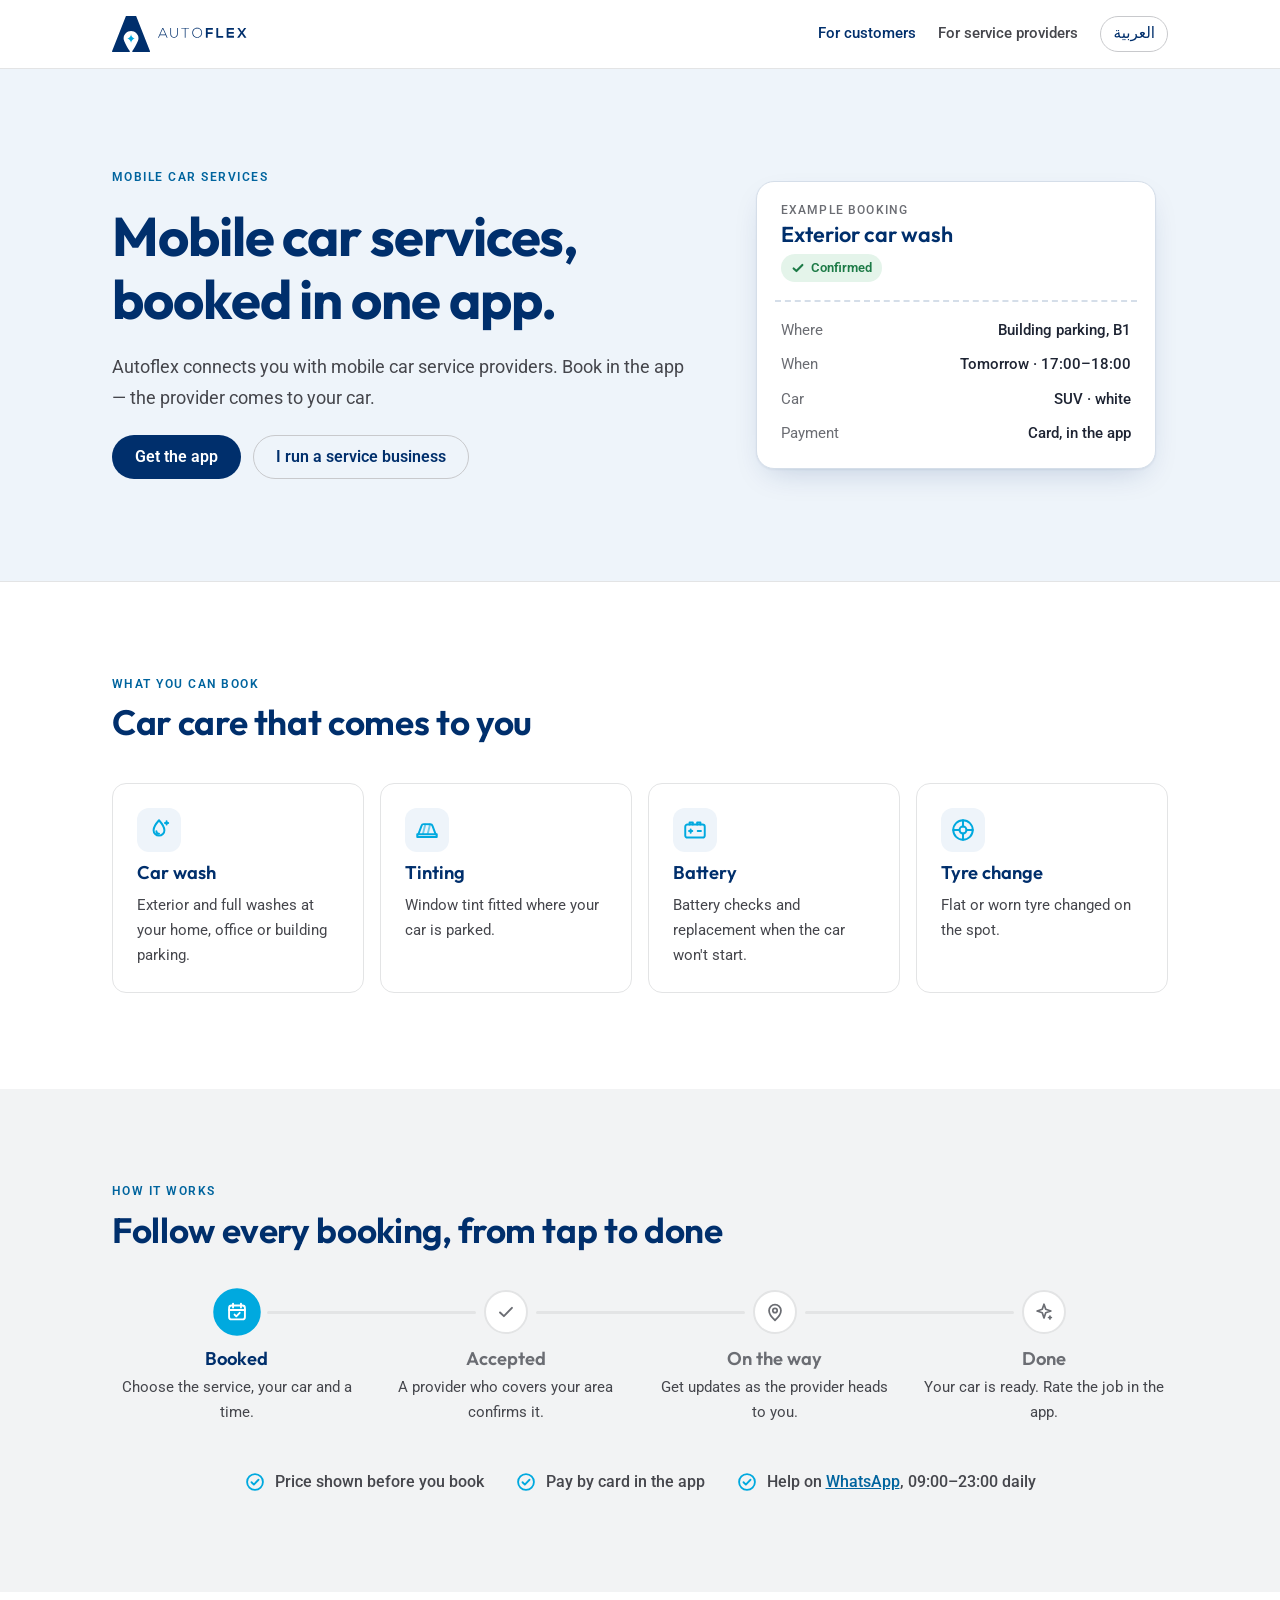
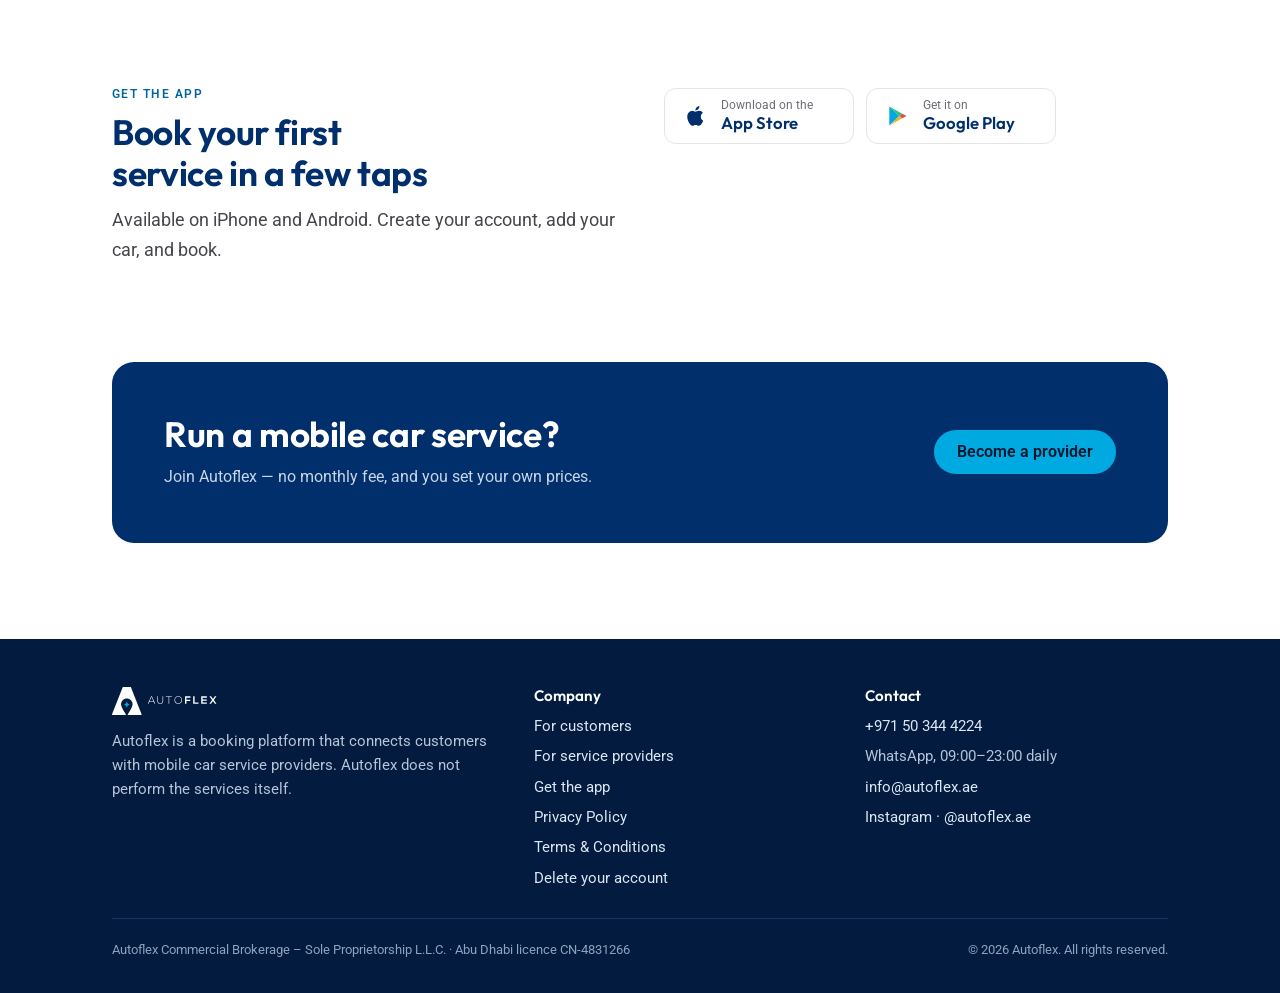
<file: index.html>
<!doctype html>
<html lang="en" dir="ltr">
<head>
<meta charset="utf-8">
<meta name="viewport" content="width=device-width, initial-scale=1, viewport-fit=cover">
<title>Autoflex — Mobile car services, booked in one app</title>
<meta name="description" content="Book mobile car services through the Autoflex app. Choose the service and the time, and the provider comes to your car.">
<link rel="canonical" href="https://www.autoflex.ae/">
<link rel="alternate" hreflang="en" href="https://www.autoflex.ae/">
<link rel="alternate" hreflang="ar" href="https://www.autoflex.ae/ar/">
<meta property="og:title" content="Autoflex — Mobile car services, booked in one app">
<meta property="og:description" content="Book mobile car services through the Autoflex app. Choose the service and the time, and the provider comes to your car.">
<meta property="og:url" content="https://www.autoflex.ae/">
<meta property="og:type" content="website">
<meta property="og:site_name" content="Autoflex">
<meta name="theme-color" content="#002F6C">
<link rel="icon" href="assets/favicon.svg" type="image/svg+xml">
<script>(function(r){r.classList.add("js");setTimeout(function(){if(!r.classList.contains("rv"))r.classList.remove("js")},2500)})(document.documentElement)</script>
<link rel="preconnect" href="https://fonts.googleapis.com"><link rel="preconnect" href="https://fonts.gstatic.com" crossorigin><link rel="stylesheet" href="https://fonts.googleapis.com/css2?family=IBM+Plex+Sans+Arabic:wght@400;500;600;700&family=Outfit:wght@500;600;700&family=Roboto:wght@400;500;600&display=swap">
<link rel="stylesheet" href="assets/site.css">
<script src="assets/site.js" defer></script>
</head>
<body>
<header class="site-head">
 <div class="wrap">
  <a class="brand" href="./"><svg class="logo" role="img" aria-label="Autoflex" viewBox="0 0 374 100" fill="none" xmlns="http://www.w3.org/2000/svg">
<path d="M152.16 60.1899L149.16 53.5399H133.05L130.12 60.1899H127.88L140 33.1899H142.3L154.42 60.1899H152.16ZM148.38 51.61L141.12 35.17L133.86 51.61H148.38Z" fill="var(--logo)"/>
<path d="M182.69 33.16V49.95C182.69 64.08 162 64.12 162 49.95V33.16H164.05V49.95C164.05 61.58 180.65 61.54 180.65 49.95V33.16H182.69Z" fill="var(--logo)"/>
<path d="M202.22 35.05H192.45V33.2H214.07V35.05H204.3V60.1899H202.22V35.05Z" fill="var(--logo)"/>
<path d="M250.3 46.71C250.3 53.82 245.74 60.65 236.67 60.65C227.6 60.65 223.04 53.78 223.04 46.65C223.04 39.52 227.56 32.75 236.67 32.75C245.78 32.75 250.3 39.41 250.3 46.71ZM225.09 46.71C225.09 52.81 228.99 58.76 236.67 58.76C244.35 58.76 248.3 52.77 248.3 46.67C248.3 40.57 244.44 34.67 236.68 34.67C228.92 34.67 225.03 40.3 225.07 46.67L225.09 46.71Z" fill="var(--logo)"/>
<path d="M260.81 60.1899V33.1899H280.23V38.09H265.9V45.46H279.45V50.18H265.9V60.18L260.81 60.1899Z" fill="var(--logo)"/>
<path d="M295.01 33.16V55.47H308.9V60.19H289.9V33.19L295.01 33.16Z" fill="var(--logo)"/>
<path d="M338.81 60.1899H318.58V33.1899H338.81V38.1299H323.64V44.3499H338.3V49.0999H323.64V55.2H338.81V60.1899Z" fill="var(--logo)"/>
<path d="M367.3 33.16H372.9V33.39L363.75 46.52L373.17 60.03V60.19H367.46L360.54 50.03L353.63 60.19H347.92V60.03L357.3 46.52L348.19 33.39V33.16H353.79L360.54 43.24L367.3 33.16Z" fill="var(--logo)"/>
<path d="M104 100H57.9997C57.6811 100.002 57.3681 99.9167 57.0944 99.7538C56.8206 99.5908 56.5966 99.3562 56.4463 99.0753C56.2961 98.7944 56.2254 98.4778 56.2418 98.1597C56.2583 97.8415 56.3613 97.5339 56.5397 97.27C67.3497 81.11 73.5397 68.45 73.5397 62.54C73.6002 59.7933 73.1114 57.0621 72.1021 54.5068C71.0928 51.9516 69.5832 49.6236 67.662 47.6597C65.7408 45.6957 63.4467 44.1353 60.9142 43.0699C58.3818 42.0046 55.6621 41.4558 52.9147 41.4558C50.1673 41.4558 47.4476 42.0046 44.9151 43.0699C42.3827 44.1353 40.0886 45.6957 38.1674 47.6597C36.2462 49.6236 34.7366 51.9516 33.7273 54.5068C32.7179 57.0621 32.2292 59.7933 32.2897 62.54C32.2897 68.47 38.4897 81.13 49.2897 97.27C49.4681 97.5339 49.571 97.8415 49.5875 98.1597C49.6039 98.4778 49.5332 98.7944 49.383 99.0753C49.2328 99.3562 49.0087 99.5908 48.735 99.7538C48.4613 99.9167 48.1482 100.002 47.8297 100H1.75967C1.47328 100.001 1.19109 99.9311 0.938146 99.7968C0.685203 99.6624 0.469331 99.4677 0.309675 99.23C0.14718 98.9945 0.0448939 98.7228 0.01177 98.4386C-0.0213539 98.1545 0.0156926 97.8665 0.119673 97.6L38.1797 1.10999C38.3083 0.782572 38.5327 0.501535 38.8234 0.303528C39.1142 0.105522 39.4579 -0.000246277 39.8097 4.30608e-07H65.9497C66.3015 -0.000246277 66.6452 0.105522 66.9359 0.303528C67.2267 0.501535 67.451 0.782572 67.5797 1.10999L105.63 97.6C105.737 97.8649 105.777 98.152 105.747 98.4361C105.718 98.7203 105.619 98.9928 105.46 99.23C105.297 99.4667 105.079 99.6603 104.824 99.7944C104.57 99.9285 104.287 99.9991 104 100Z" fill="var(--logo)"/>
<path d="M52.9096 75.56C52.9096 73.8478 52.5714 72.1524 51.9143 70.5712C51.2573 68.99 50.2943 67.5543 49.0808 66.3463C47.8673 65.1384 46.4271 64.1821 44.8429 63.5323C43.2588 62.8825 41.5618 62.5521 39.8496 62.56C41.5618 62.5679 43.2588 62.2375 44.8429 61.5877C46.4271 60.9379 47.8673 59.9816 49.0808 58.7737C50.2943 57.5657 51.2573 56.1299 51.9143 54.5488C52.5714 52.9676 52.9096 51.2722 52.9096 49.56C52.9096 51.2672 53.2459 52.9576 53.8992 54.5349C54.5525 56.1121 55.5101 57.5452 56.7172 58.7524C57.9244 59.9595 59.3575 60.9171 60.9347 61.5704C62.512 62.2237 64.2024 62.56 65.9096 62.56C62.4618 62.56 59.1552 63.9296 56.7172 66.3676C54.2793 68.8056 52.9096 72.1122 52.9096 75.56Z" fill="#00A9DF"/>
</svg>
</a>
  <nav class="nav" aria-label="Main">
   <a class="hide-sm" href="./#how-it-works" aria-current="page">For customers</a>
   <a href="providers/"><span class="nav-long">For service providers</span><span class="nav-short" data-xs="Providers">Service providers</span></a>
   <a class="lang" href="ar/" hreflang="ar" lang="ar">العربية</a>
  </nav>
 </div>
</header>
<main>

<section class="hero">
 <div class="wrap">
  <div class="hero-copy">
   <p class="eyebrow">Mobile car services</p>
   <h1>Mobile car services, booked in one app.</h1>
   <p class="lede">Autoflex connects you with mobile car service providers. Book in the app — the provider comes to your car.</p>
   <div class="btn-row">
    <a class="btn btn-primary" href="#get-the-app">Get the app</a>
    <a class="btn btn-ghost" href="providers/">I run a service business</a>
   </div>
  </div>
  <figure class="ticket" aria-label="Example booking">
   <div class="ticket-top">
    <span class="ticket-tag">Example booking</span>
    <span class="ticket-svc">Exterior car wash</span>
    <span class="verified"><svg viewBox="0 0 16 16" fill="none" stroke="currentColor" stroke-width="2.4" stroke-linecap="round" stroke-linejoin="round" aria-hidden="true"><path d="m3 8.5 3.2 3L13 4.5"/></svg> Confirmed</span>
   </div>
   <hr class="ticket-perf">
   <dl>
    <dt>Where</dt><dd>Building parking, B1</dd>
    <dt>When</dt><dd>Tomorrow · 17:00–18:00</dd>
    <dt>Car</dt><dd>SUV · white</dd>
    <dt>Payment</dt><dd>Card, in the app</dd>
   </dl>
  </figure>
 </div>
</section>

<section class="section" id="services">
 <div class="wrap">
  <div class="section-head">
   <p class="eyebrow">What you can book</p>
   <h2>Car care that comes to you</h2>
  </div>
  <div class="services">
   <article class="service"><span class="ico"><svg viewBox="0 0 24 24" fill="none" stroke="currentColor" stroke-width="1.8" stroke-linecap="round" stroke-linejoin="round" aria-hidden="true"><path d="M12 3s-5 5.6-5 9.2a5 5 0 0 0 10 0C17 8.6 12 3 12 3Z"/><path d="M9.6 13.2a2.5 2.5 0 0 0 2.4 2.3"/><path d="M19 4v3M17.5 5.5h3"/></svg></span><h3>Car wash</h3><p>Exterior and full washes at your home, office or building parking.</p></article>
   <article class="service"><span class="ico"><svg viewBox="0 0 24 24" fill="none" stroke="currentColor" stroke-width="1.8" stroke-linecap="round" stroke-linejoin="round" aria-hidden="true"><path d="M4 16 7 8a2 2 0 0 1 1.9-1.4h6.2A2 2 0 0 1 17 8l3 8"/><path d="M3 16h18v2.5H3z"/><path d="M8.2 15.8 10.4 7M12.6 15.8 14.8 7" opacity=".55"/></svg></span><h3>Tinting</h3><p>Window tint fitted where your car is parked.</p></article>
   <article class="service"><span class="ico"><svg viewBox="0 0 24 24" fill="none" stroke="currentColor" stroke-width="1.8" stroke-linecap="round" stroke-linejoin="round" aria-hidden="true"><rect x="3" y="7" width="18" height="12" rx="2"/><path d="M7 7V5h3v2M14 7V5h3v2"/><path d="M6.5 13h3M8 11.5v3M14.5 13h3"/></svg></span><h3>Battery</h3><p>Battery checks and replacement when the car won't start.</p></article>
   <article class="service"><span class="ico"><svg viewBox="0 0 24 24" fill="none" stroke="currentColor" stroke-width="1.8" stroke-linecap="round" aria-hidden="true"><circle cx="12" cy="12" r="9"/><circle cx="12" cy="12" r="3.2"/><path d="M12 3v5.8M12 15.2V21M3 12h5.8M15.2 12H21"/></svg></span><h3>Tyre change</h3><p>Flat or worn tyre changed on the spot.</p></article>
  </div>
 </div>
</section>

<section class="section band" id="how-it-works">
 <div class="wrap">
  <div class="section-head">
   <p class="eyebrow">How it works</p>
   <h2>Follow every booking, from tap to done</h2>
  </div>
  <ol class="tracker" data-tracker aria-label="Booking progress, example">
   <li class="stage"><span class="dot"><svg viewBox="0 0 24 24" fill="none" stroke="currentColor" stroke-width="1.9" stroke-linecap="round" stroke-linejoin="round" aria-hidden="true"><rect x="4" y="5.5" width="16" height="14" rx="2.5"/><path d="M8 3.5v4M16 3.5v4M4 10h16"/><path d="m9.5 14.6 1.8 1.8 3.4-3.6"/></svg></span><h3>Booked</h3><p>Choose the service, your car and a time.</p></li>
   <li class="stage"><span class="dot"><svg viewBox="0 0 24 24" fill="none" stroke="currentColor" stroke-width="2.1" stroke-linecap="round" stroke-linejoin="round" aria-hidden="true"><path d="m5.5 12.5 4.2 4L18.5 7.5"/></svg></span><h3>Accepted</h3><p>A provider who covers your area confirms it.</p></li>
   <li class="stage"><span class="dot"><svg viewBox="0 0 24 24" fill="none" stroke="currentColor" stroke-width="1.9" stroke-linecap="round" stroke-linejoin="round" aria-hidden="true"><path d="M12 21s-6.5-5.7-6.5-10.6a6.5 6.5 0 0 1 13 0C18.5 15.3 12 21 12 21Z"/><circle cx="12" cy="10.4" r="2.4"/></svg></span><h3>On the way</h3><p>Get updates as the provider heads to you.</p></li>
   <li class="stage"><span class="dot"><svg viewBox="0 0 24 24" fill="none" stroke="currentColor" stroke-width="1.9" stroke-linecap="round" stroke-linejoin="round" aria-hidden="true"><path d="M12 3.5 13.9 9l5.6 1.9-5.6 1.9L12 18.5l-1.9-5.7-5.6-1.9L10.1 9Z"/><path d="M18.5 16.5v3M17 18h3"/></svg></span><h3>Done</h3><p>Your car is ready. Rate the job in the app.</p></li>
  </ol>
  <ul class="perks">
   <li><svg viewBox="0 0 24 24" fill="none" stroke="currentColor" stroke-width="2.2" stroke-linecap="round" stroke-linejoin="round" aria-hidden="true"><circle cx="12" cy="12" r="9.5"/><path d="m7.8 12.3 2.8 2.8 5.6-5.8"/></svg>Price shown before you book</li>
   <li><svg viewBox="0 0 24 24" fill="none" stroke="currentColor" stroke-width="2.2" stroke-linecap="round" stroke-linejoin="round" aria-hidden="true"><circle cx="12" cy="12" r="9.5"/><path d="m7.8 12.3 2.8 2.8 5.6-5.8"/></svg>Pay by card in the app</li>
   <li><svg viewBox="0 0 24 24" fill="none" stroke="currentColor" stroke-width="2.2" stroke-linecap="round" stroke-linejoin="round" aria-hidden="true"><circle cx="12" cy="12" r="9.5"/><path d="m7.8 12.3 2.8 2.8 5.6-5.8"/></svg><span>Help on <a href="https://wa.me/971503444224?text=Hello%20Autoflex%2C%20I%20have%20a%20question.">WhatsApp</a>, 09:00–23:00 daily</span></li>
  </ul>
 </div>
</section>

<section class="section" id="get-the-app">
 <div class="wrap split">
  <div class="section-head" style="margin:0">
   <p class="eyebrow">Get the app</p>
   <h2>Book your first service in a few taps</h2>
   <p class="lede">Available on iPhone and Android. Create your account, add your car, and book.</p>
  </div>
  <div style="display:grid;gap:18px;align-content:center"><div class="stores">
  <a class="store" href="https://apps.apple.com/ae/app/id6738916273" rel="noopener"><svg viewBox="0 0 24 24" fill="currentColor" aria-hidden="true"><path d="M16.4 12.6c0-2.4 2-3.5 2-3.6a4.3 4.3 0 0 0-3.4-1.8c-1.4-.2-2.8.8-3.5.8s-1.8-.8-3-.8a4.5 4.5 0 0 0-3.8 2.3c-1.6 2.8-.4 7 1.2 9.2.8 1.1 1.7 2.3 2.8 2.3s1.6-.7 3-.7 1.8.7 3 .7 2-1.1 2.7-2.2a9.5 9.5 0 0 0 1.2-2.5 3.9 3.9 0 0 1-2.2-3.7ZM14.2 5.6a4 4 0 0 0 .9-2.9 4.1 4.1 0 0 0-2.7 1.4 3.8 3.8 0 0 0-1 2.8 3.4 3.4 0 0 0 2.8-1.3Z"/></svg><span><small>Download on the</small><b>App Store</b></span></a>
  <a class="store" href="https://play.google.com/store/apps/details?id=com.ibox.autoflexapp" rel="noopener"><svg viewBox="0 0 24 24" aria-hidden="true"><path d="M4 3.3v17.4l9.2-8.7z" fill="#00A9DF"/><path d="M13.2 12 4 3.3l12 6.6z" fill="#34C27A"/><path d="m13.2 12-9.2 8.7 12-6.6z" fill="#F0B429"/><path d="m16 9.9 3.9 2.1-3.9 2.1-2.8-2.1z" fill="#E5484D"/></svg><span><small>Get it on</small><b>Google Play</b></span></a>
</div></div>
 </div>
</section>

<section class="section" style="padding-top:0">
 <div class="wrap">
  <div class="callout">
   <div>
    <h2>Run a mobile car service?</h2>
    <p>Join Autoflex — no monthly fee, and you set your own prices.</p>
   </div>
   <a class="btn btn-primary" href="providers/">Become a provider</a>
  </div>
 </div>
</section>

</main>
<footer class="site-foot">
 <div class="wrap">
  <div class="foot-top">
   <div style="display:grid;gap:14px;align-content:start">
    <svg class="logo" role="img" aria-label="Autoflex" viewBox="0 0 374 100" fill="none" xmlns="http://www.w3.org/2000/svg">
<path d="M152.16 60.1899L149.16 53.5399H133.05L130.12 60.1899H127.88L140 33.1899H142.3L154.42 60.1899H152.16ZM148.38 51.61L141.12 35.17L133.86 51.61H148.38Z" fill="#FFFFFF"/>
<path d="M182.69 33.16V49.95C182.69 64.08 162 64.12 162 49.95V33.16H164.05V49.95C164.05 61.58 180.65 61.54 180.65 49.95V33.16H182.69Z" fill="#FFFFFF"/>
<path d="M202.22 35.05H192.45V33.2H214.07V35.05H204.3V60.1899H202.22V35.05Z" fill="#FFFFFF"/>
<path d="M250.3 46.71C250.3 53.82 245.74 60.65 236.67 60.65C227.6 60.65 223.04 53.78 223.04 46.65C223.04 39.52 227.56 32.75 236.67 32.75C245.78 32.75 250.3 39.41 250.3 46.71ZM225.09 46.71C225.09 52.81 228.99 58.76 236.67 58.76C244.35 58.76 248.3 52.77 248.3 46.67C248.3 40.57 244.44 34.67 236.68 34.67C228.92 34.67 225.03 40.3 225.07 46.67L225.09 46.71Z" fill="#FFFFFF"/>
<path d="M260.81 60.1899V33.1899H280.23V38.09H265.9V45.46H279.45V50.18H265.9V60.18L260.81 60.1899Z" fill="#FFFFFF"/>
<path d="M295.01 33.16V55.47H308.9V60.19H289.9V33.19L295.01 33.16Z" fill="#FFFFFF"/>
<path d="M338.81 60.1899H318.58V33.1899H338.81V38.1299H323.64V44.3499H338.3V49.0999H323.64V55.2H338.81V60.1899Z" fill="#FFFFFF"/>
<path d="M367.3 33.16H372.9V33.39L363.75 46.52L373.17 60.03V60.19H367.46L360.54 50.03L353.63 60.19H347.92V60.03L357.3 46.52L348.19 33.39V33.16H353.79L360.54 43.24L367.3 33.16Z" fill="#FFFFFF"/>
<path d="M104 100H57.9997C57.6811 100.002 57.3681 99.9167 57.0944 99.7538C56.8206 99.5908 56.5966 99.3562 56.4463 99.0753C56.2961 98.7944 56.2254 98.4778 56.2418 98.1597C56.2583 97.8415 56.3613 97.5339 56.5397 97.27C67.3497 81.11 73.5397 68.45 73.5397 62.54C73.6002 59.7933 73.1114 57.0621 72.1021 54.5068C71.0928 51.9516 69.5832 49.6236 67.662 47.6597C65.7408 45.6957 63.4467 44.1353 60.9142 43.0699C58.3818 42.0046 55.6621 41.4558 52.9147 41.4558C50.1673 41.4558 47.4476 42.0046 44.9151 43.0699C42.3827 44.1353 40.0886 45.6957 38.1674 47.6597C36.2462 49.6236 34.7366 51.9516 33.7273 54.5068C32.7179 57.0621 32.2292 59.7933 32.2897 62.54C32.2897 68.47 38.4897 81.13 49.2897 97.27C49.4681 97.5339 49.571 97.8415 49.5875 98.1597C49.6039 98.4778 49.5332 98.7944 49.383 99.0753C49.2328 99.3562 49.0087 99.5908 48.735 99.7538C48.4613 99.9167 48.1482 100.002 47.8297 100H1.75967C1.47328 100.001 1.19109 99.9311 0.938146 99.7968C0.685203 99.6624 0.469331 99.4677 0.309675 99.23C0.14718 98.9945 0.0448939 98.7228 0.01177 98.4386C-0.0213539 98.1545 0.0156926 97.8665 0.119673 97.6L38.1797 1.10999C38.3083 0.782572 38.5327 0.501535 38.8234 0.303528C39.1142 0.105522 39.4579 -0.000246277 39.8097 4.30608e-07H65.9497C66.3015 -0.000246277 66.6452 0.105522 66.9359 0.303528C67.2267 0.501535 67.451 0.782572 67.5797 1.10999L105.63 97.6C105.737 97.8649 105.777 98.152 105.747 98.4361C105.718 98.7203 105.619 98.9928 105.46 99.23C105.297 99.4667 105.079 99.6603 104.824 99.7944C104.57 99.9285 104.287 99.9991 104 100Z" fill="#FFFFFF"/>
<path d="M52.9096 75.56C52.9096 73.8478 52.5714 72.1524 51.9143 70.5712C51.2573 68.99 50.2943 67.5543 49.0808 66.3463C47.8673 65.1384 46.4271 64.1821 44.8429 63.5323C43.2588 62.8825 41.5618 62.5521 39.8496 62.56C41.5618 62.5679 43.2588 62.2375 44.8429 61.5877C46.4271 60.9379 47.8673 59.9816 49.0808 58.7737C50.2943 57.5657 51.2573 56.1299 51.9143 54.5488C52.5714 52.9676 52.9096 51.2722 52.9096 49.56C52.9096 51.2672 53.2459 52.9576 53.8992 54.5349C54.5525 56.1121 55.5101 57.5452 56.7172 58.7524C57.9244 59.9595 59.3575 60.9171 60.9347 61.5704C62.512 62.2237 64.2024 62.56 65.9096 62.56C62.4618 62.56 59.1552 63.9296 56.7172 66.3676C54.2793 68.8056 52.9096 72.1122 52.9096 75.56Z" fill="#00A9DF"/>
</svg>

    <p>Autoflex is a booking platform that connects customers with mobile car service providers. Autoflex does not perform the services itself.</p>
   </div>
   <div>
    <h3>Company</h3>
    <ul>
     <li><a href="./">For customers</a></li>
     <li><a href="providers/">For service providers</a></li>
     <li><a href="./#get-the-app">Get the app</a></li>
     <li><a href="privacy-policy/">Privacy Policy</a></li>
     <li><a href="terms-conditions/">Terms & Conditions</a></li>
     <li><a href="delete-account/">Delete your account</a></li>
    </ul>
   </div>
   <div>
    <h3>Contact</h3>
    <ul>
     <li><a href="https://wa.me/971503444224?text=Hello%20Autoflex" rel="noopener"><span class="ltr">+971 50 344 4224</span></a></li>
     <li>WhatsApp, 09:00–23:00 daily</li>
     <li><a href="mailto:info@autoflex.ae">info@autoflex.ae</a></li>
     <li><a href="https://www.instagram.com/autoflex.ae" rel="noopener">Instagram · @autoflex.ae</a></li>
    </ul>
   </div>
  </div>
  <div class="foot-legal"><span>Autoflex Commercial Brokerage – Sole Proprietorship L.L.C. · Abu Dhabi licence CN-4831266</span><span>© 2026 Autoflex. All rights reserved.</span></div>
 </div>
</footer>
</body>
</html>
</file>
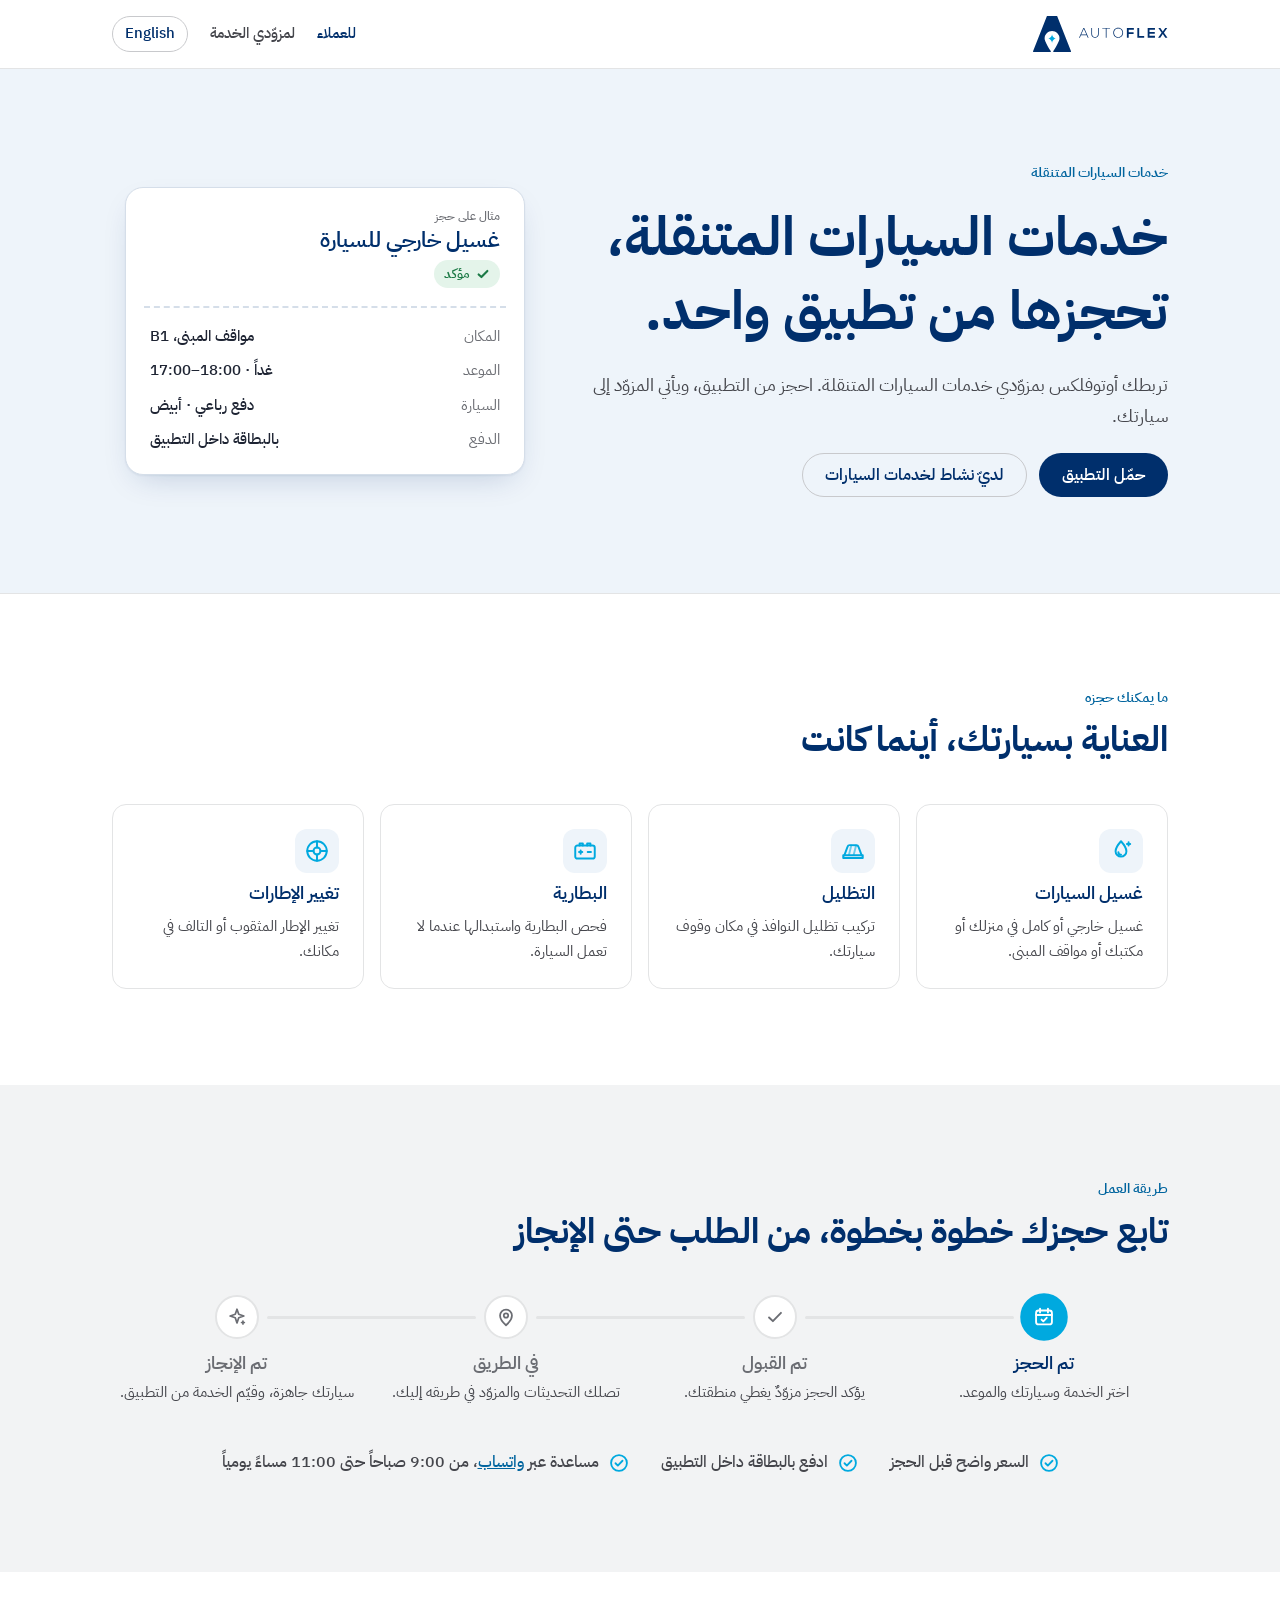
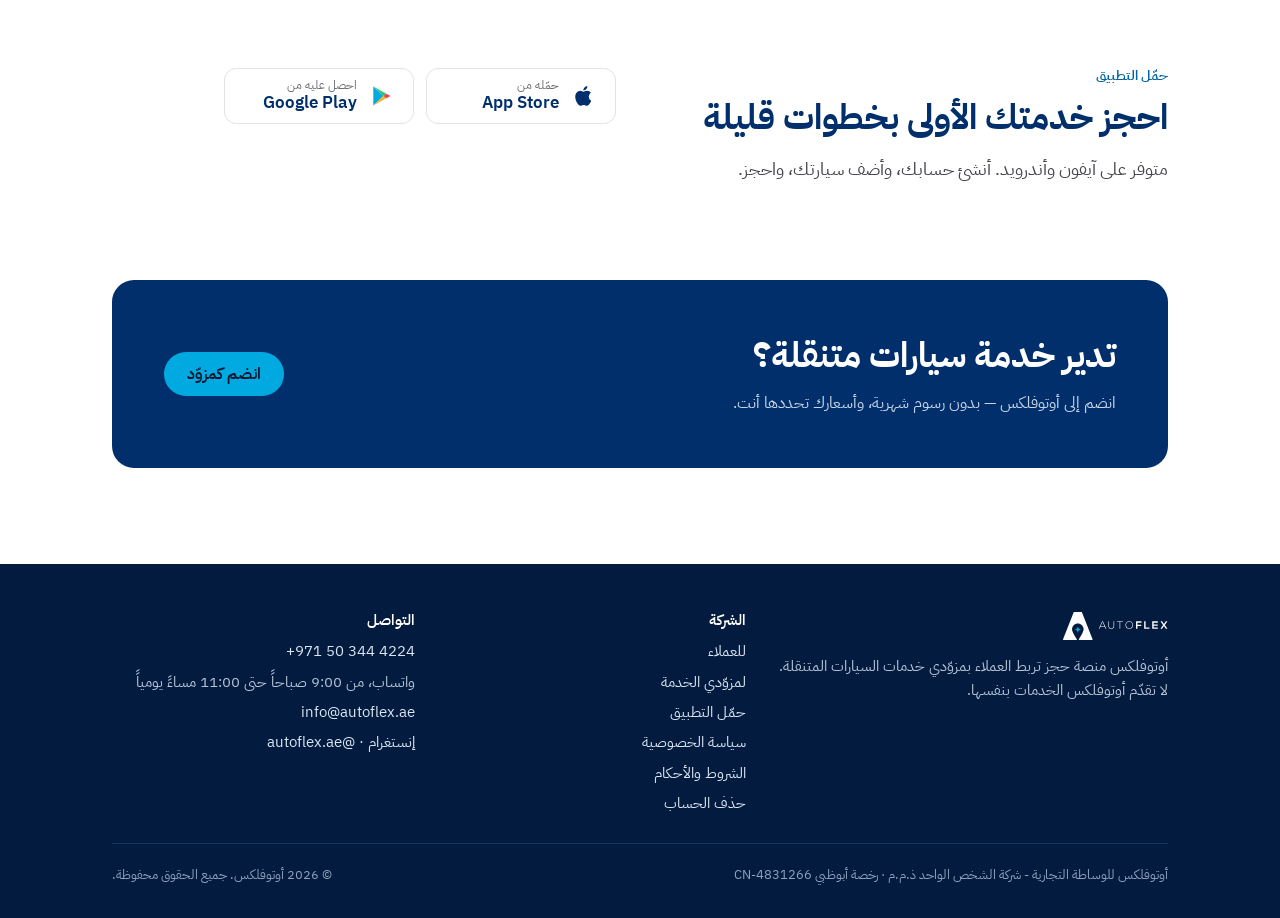
<file: ar/index.html>
<!doctype html>
<html lang="ar" dir="rtl">
<head>
<meta charset="utf-8">
<meta name="viewport" content="width=device-width, initial-scale=1, viewport-fit=cover">
<title>أوتوفلكس — خدمات السيارات المتنقلة من تطبيق واحد</title>
<meta name="description" content="احجز خدمات السيارات المتنقلة عبر تطبيق أوتوفلكس. اختر الخدمة والموعد، ويأتي المزوّد إلى سيارتك.">
<link rel="canonical" href="https://www.autoflex.ae/ar/">
<link rel="alternate" hreflang="en" href="https://www.autoflex.ae/">
<link rel="alternate" hreflang="ar" href="https://www.autoflex.ae/ar/">
<meta property="og:title" content="أوتوفلكس — خدمات السيارات المتنقلة من تطبيق واحد">
<meta property="og:description" content="احجز خدمات السيارات المتنقلة عبر تطبيق أوتوفلكس. اختر الخدمة والموعد، ويأتي المزوّد إلى سيارتك.">
<meta property="og:url" content="https://www.autoflex.ae/ar/">
<meta property="og:type" content="website">
<meta property="og:site_name" content="Autoflex">
<meta name="theme-color" content="#002F6C">
<link rel="icon" href="../assets/favicon.svg" type="image/svg+xml">
<script>(function(r){r.classList.add("js");setTimeout(function(){if(!r.classList.contains("rv"))r.classList.remove("js")},2500)})(document.documentElement)</script>
<link rel="preconnect" href="https://fonts.googleapis.com"><link rel="preconnect" href="https://fonts.gstatic.com" crossorigin><link rel="stylesheet" href="https://fonts.googleapis.com/css2?family=IBM+Plex+Sans+Arabic:wght@400;500;600;700&family=Outfit:wght@500;600;700&family=Roboto:wght@400;500;600&display=swap">
<link rel="stylesheet" href="../assets/site.css">
<script src="../assets/site.js" defer></script>
</head>
<body>
<header class="site-head">
 <div class="wrap">
  <a class="brand" href="../ar/"><svg class="logo" role="img" aria-label="Autoflex" viewBox="0 0 374 100" fill="none" xmlns="http://www.w3.org/2000/svg">
<path d="M152.16 60.1899L149.16 53.5399H133.05L130.12 60.1899H127.88L140 33.1899H142.3L154.42 60.1899H152.16ZM148.38 51.61L141.12 35.17L133.86 51.61H148.38Z" fill="var(--logo)"/>
<path d="M182.69 33.16V49.95C182.69 64.08 162 64.12 162 49.95V33.16H164.05V49.95C164.05 61.58 180.65 61.54 180.65 49.95V33.16H182.69Z" fill="var(--logo)"/>
<path d="M202.22 35.05H192.45V33.2H214.07V35.05H204.3V60.1899H202.22V35.05Z" fill="var(--logo)"/>
<path d="M250.3 46.71C250.3 53.82 245.74 60.65 236.67 60.65C227.6 60.65 223.04 53.78 223.04 46.65C223.04 39.52 227.56 32.75 236.67 32.75C245.78 32.75 250.3 39.41 250.3 46.71ZM225.09 46.71C225.09 52.81 228.99 58.76 236.67 58.76C244.35 58.76 248.3 52.77 248.3 46.67C248.3 40.57 244.44 34.67 236.68 34.67C228.92 34.67 225.03 40.3 225.07 46.67L225.09 46.71Z" fill="var(--logo)"/>
<path d="M260.81 60.1899V33.1899H280.23V38.09H265.9V45.46H279.45V50.18H265.9V60.18L260.81 60.1899Z" fill="var(--logo)"/>
<path d="M295.01 33.16V55.47H308.9V60.19H289.9V33.19L295.01 33.16Z" fill="var(--logo)"/>
<path d="M338.81 60.1899H318.58V33.1899H338.81V38.1299H323.64V44.3499H338.3V49.0999H323.64V55.2H338.81V60.1899Z" fill="var(--logo)"/>
<path d="M367.3 33.16H372.9V33.39L363.75 46.52L373.17 60.03V60.19H367.46L360.54 50.03L353.63 60.19H347.92V60.03L357.3 46.52L348.19 33.39V33.16H353.79L360.54 43.24L367.3 33.16Z" fill="var(--logo)"/>
<path d="M104 100H57.9997C57.6811 100.002 57.3681 99.9167 57.0944 99.7538C56.8206 99.5908 56.5966 99.3562 56.4463 99.0753C56.2961 98.7944 56.2254 98.4778 56.2418 98.1597C56.2583 97.8415 56.3613 97.5339 56.5397 97.27C67.3497 81.11 73.5397 68.45 73.5397 62.54C73.6002 59.7933 73.1114 57.0621 72.1021 54.5068C71.0928 51.9516 69.5832 49.6236 67.662 47.6597C65.7408 45.6957 63.4467 44.1353 60.9142 43.0699C58.3818 42.0046 55.6621 41.4558 52.9147 41.4558C50.1673 41.4558 47.4476 42.0046 44.9151 43.0699C42.3827 44.1353 40.0886 45.6957 38.1674 47.6597C36.2462 49.6236 34.7366 51.9516 33.7273 54.5068C32.7179 57.0621 32.2292 59.7933 32.2897 62.54C32.2897 68.47 38.4897 81.13 49.2897 97.27C49.4681 97.5339 49.571 97.8415 49.5875 98.1597C49.6039 98.4778 49.5332 98.7944 49.383 99.0753C49.2328 99.3562 49.0087 99.5908 48.735 99.7538C48.4613 99.9167 48.1482 100.002 47.8297 100H1.75967C1.47328 100.001 1.19109 99.9311 0.938146 99.7968C0.685203 99.6624 0.469331 99.4677 0.309675 99.23C0.14718 98.9945 0.0448939 98.7228 0.01177 98.4386C-0.0213539 98.1545 0.0156926 97.8665 0.119673 97.6L38.1797 1.10999C38.3083 0.782572 38.5327 0.501535 38.8234 0.303528C39.1142 0.105522 39.4579 -0.000246277 39.8097 4.30608e-07H65.9497C66.3015 -0.000246277 66.6452 0.105522 66.9359 0.303528C67.2267 0.501535 67.451 0.782572 67.5797 1.10999L105.63 97.6C105.737 97.8649 105.777 98.152 105.747 98.4361C105.718 98.7203 105.619 98.9928 105.46 99.23C105.297 99.4667 105.079 99.6603 104.824 99.7944C104.57 99.9285 104.287 99.9991 104 100Z" fill="var(--logo)"/>
<path d="M52.9096 75.56C52.9096 73.8478 52.5714 72.1524 51.9143 70.5712C51.2573 68.99 50.2943 67.5543 49.0808 66.3463C47.8673 65.1384 46.4271 64.1821 44.8429 63.5323C43.2588 62.8825 41.5618 62.5521 39.8496 62.56C41.5618 62.5679 43.2588 62.2375 44.8429 61.5877C46.4271 60.9379 47.8673 59.9816 49.0808 58.7737C50.2943 57.5657 51.2573 56.1299 51.9143 54.5488C52.5714 52.9676 52.9096 51.2722 52.9096 49.56C52.9096 51.2672 53.2459 52.9576 53.8992 54.5349C54.5525 56.1121 55.5101 57.5452 56.7172 58.7524C57.9244 59.9595 59.3575 60.9171 60.9347 61.5704C62.512 62.2237 64.2024 62.56 65.9096 62.56C62.4618 62.56 59.1552 63.9296 56.7172 66.3676C54.2793 68.8056 52.9096 72.1122 52.9096 75.56Z" fill="#00A9DF"/>
</svg>
</a>
  <nav class="nav" aria-label="القائمة الرئيسية">
   <a class="hide-sm" href="../ar/#how-it-works" aria-current="page">للعملاء</a>
   <a href="../ar/providers/"><span class="nav-long">لمزوّدي الخدمة</span><span class="nav-short" data-xs="المزوّدون">مزوّدو الخدمة</span></a>
   <a class="lang" href="../" hreflang="en" lang="en">English</a>
  </nav>
 </div>
</header>
<main>

<section class="hero">
 <div class="wrap">
  <div class="hero-copy">
   <p class="eyebrow">خدمات السيارات المتنقلة</p>
   <h1>خدمات السيارات المتنقلة، تحجزها من تطبيق واحد.</h1>
   <p class="lede">تربطك أوتوفلكس بمزوّدي خدمات السيارات المتنقلة. احجز من التطبيق، ويأتي المزوّد إلى سيارتك.</p>
   <div class="btn-row">
    <a class="btn btn-primary" href="#get-the-app">حمّل التطبيق</a>
    <a class="btn btn-ghost" href="../ar/providers/">لديّ نشاط لخدمات السيارات</a>
   </div>
  </div>
  <figure class="ticket" aria-label="مثال على حجز">
   <div class="ticket-top">
    <span class="ticket-tag">مثال على حجز</span>
    <span class="ticket-svc">غسيل خارجي للسيارة</span>
    <span class="verified"><svg viewBox="0 0 16 16" fill="none" stroke="currentColor" stroke-width="2.4" stroke-linecap="round" stroke-linejoin="round" aria-hidden="true"><path d="m3 8.5 3.2 3L13 4.5"/></svg> مؤكد</span>
   </div>
   <hr class="ticket-perf">
   <dl>
    <dt>المكان</dt><dd>مواقف المبنى، <span class="ltr">B1</span></dd>
    <dt>الموعد</dt><dd>غداً · <span class="ltr">17:00–18:00</span></dd>
    <dt>السيارة</dt><dd>دفع رباعي · أبيض</dd>
    <dt>الدفع</dt><dd>بالبطاقة داخل التطبيق</dd>
   </dl>
  </figure>
 </div>
</section>

<section class="section" id="services">
 <div class="wrap">
  <div class="section-head">
   <p class="eyebrow">ما يمكنك حجزه</p>
   <h2>العناية بسيارتك، أينما كانت</h2>
  </div>
  <div class="services">
   <article class="service"><span class="ico"><svg viewBox="0 0 24 24" fill="none" stroke="currentColor" stroke-width="1.8" stroke-linecap="round" stroke-linejoin="round" aria-hidden="true"><path d="M12 3s-5 5.6-5 9.2a5 5 0 0 0 10 0C17 8.6 12 3 12 3Z"/><path d="M9.6 13.2a2.5 2.5 0 0 0 2.4 2.3"/><path d="M19 4v3M17.5 5.5h3"/></svg></span><h3>غسيل السيارات</h3><p>غسيل خارجي أو كامل في منزلك أو مكتبك أو مواقف المبنى.</p></article>
   <article class="service"><span class="ico"><svg viewBox="0 0 24 24" fill="none" stroke="currentColor" stroke-width="1.8" stroke-linecap="round" stroke-linejoin="round" aria-hidden="true"><path d="M4 16 7 8a2 2 0 0 1 1.9-1.4h6.2A2 2 0 0 1 17 8l3 8"/><path d="M3 16h18v2.5H3z"/><path d="M8.2 15.8 10.4 7M12.6 15.8 14.8 7" opacity=".55"/></svg></span><h3>التظليل</h3><p>تركيب تظليل النوافذ في مكان وقوف سيارتك.</p></article>
   <article class="service"><span class="ico"><svg viewBox="0 0 24 24" fill="none" stroke="currentColor" stroke-width="1.8" stroke-linecap="round" stroke-linejoin="round" aria-hidden="true"><rect x="3" y="7" width="18" height="12" rx="2"/><path d="M7 7V5h3v2M14 7V5h3v2"/><path d="M6.5 13h3M8 11.5v3M14.5 13h3"/></svg></span><h3>البطارية</h3><p>فحص البطارية واستبدالها عندما لا تعمل السيارة.</p></article>
   <article class="service"><span class="ico"><svg viewBox="0 0 24 24" fill="none" stroke="currentColor" stroke-width="1.8" stroke-linecap="round" aria-hidden="true"><circle cx="12" cy="12" r="9"/><circle cx="12" cy="12" r="3.2"/><path d="M12 3v5.8M12 15.2V21M3 12h5.8M15.2 12H21"/></svg></span><h3>تغيير الإطارات</h3><p>تغيير الإطار المثقوب أو التالف في مكانك.</p></article>
  </div>
 </div>
</section>

<section class="section band" id="how-it-works">
 <div class="wrap">
  <div class="section-head">
   <p class="eyebrow">طريقة العمل</p>
   <h2>تابع حجزك خطوة بخطوة، من الطلب حتى الإنجاز</h2>
  </div>
  <ol class="tracker" data-tracker aria-label="مثال على مراحل الحجز">
   <li class="stage"><span class="dot"><svg viewBox="0 0 24 24" fill="none" stroke="currentColor" stroke-width="1.9" stroke-linecap="round" stroke-linejoin="round" aria-hidden="true"><rect x="4" y="5.5" width="16" height="14" rx="2.5"/><path d="M8 3.5v4M16 3.5v4M4 10h16"/><path d="m9.5 14.6 1.8 1.8 3.4-3.6"/></svg></span><h3>تم الحجز</h3><p>اختر الخدمة وسيارتك والموعد.</p></li>
   <li class="stage"><span class="dot"><svg viewBox="0 0 24 24" fill="none" stroke="currentColor" stroke-width="2.1" stroke-linecap="round" stroke-linejoin="round" aria-hidden="true"><path d="m5.5 12.5 4.2 4L18.5 7.5"/></svg></span><h3>تم القبول</h3><p>يؤكد الحجز مزوّدٌ يغطي منطقتك.</p></li>
   <li class="stage"><span class="dot"><svg viewBox="0 0 24 24" fill="none" stroke="currentColor" stroke-width="1.9" stroke-linecap="round" stroke-linejoin="round" aria-hidden="true"><path d="M12 21s-6.5-5.7-6.5-10.6a6.5 6.5 0 0 1 13 0C18.5 15.3 12 21 12 21Z"/><circle cx="12" cy="10.4" r="2.4"/></svg></span><h3>في الطريق</h3><p>تصلك التحديثات والمزوّد في طريقه إليك.</p></li>
   <li class="stage"><span class="dot"><svg viewBox="0 0 24 24" fill="none" stroke="currentColor" stroke-width="1.9" stroke-linecap="round" stroke-linejoin="round" aria-hidden="true"><path d="M12 3.5 13.9 9l5.6 1.9-5.6 1.9L12 18.5l-1.9-5.7-5.6-1.9L10.1 9Z"/><path d="M18.5 16.5v3M17 18h3"/></svg></span><h3>تم الإنجاز</h3><p>سيارتك جاهزة، وقيّم الخدمة من التطبيق.</p></li>
  </ol>
  <ul class="perks">
   <li><svg viewBox="0 0 24 24" fill="none" stroke="currentColor" stroke-width="2.2" stroke-linecap="round" stroke-linejoin="round" aria-hidden="true"><circle cx="12" cy="12" r="9.5"/><path d="m7.8 12.3 2.8 2.8 5.6-5.8"/></svg>السعر واضح قبل الحجز</li>
   <li><svg viewBox="0 0 24 24" fill="none" stroke="currentColor" stroke-width="2.2" stroke-linecap="round" stroke-linejoin="round" aria-hidden="true"><circle cx="12" cy="12" r="9.5"/><path d="m7.8 12.3 2.8 2.8 5.6-5.8"/></svg>ادفع بالبطاقة داخل التطبيق</li>
   <li><svg viewBox="0 0 24 24" fill="none" stroke="currentColor" stroke-width="2.2" stroke-linecap="round" stroke-linejoin="round" aria-hidden="true"><circle cx="12" cy="12" r="9.5"/><path d="m7.8 12.3 2.8 2.8 5.6-5.8"/></svg><span>مساعدة عبر <a href="https://wa.me/971503444224?text=%D9%85%D8%B1%D8%AD%D8%A8%D8%A7%D9%8B%20%D8%A3%D9%88%D8%AA%D9%88%D9%81%D9%84%D9%83%D8%B3%D8%8C%20%D9%84%D8%AF%D9%8A%20%D8%A7%D8%B3%D8%AA%D9%81%D8%B3%D8%A7%D8%B1.">واتساب</a>، من 9:00 صباحاً حتى 11:00 مساءً يومياً</span></li>
  </ul>
 </div>
</section>

<section class="section" id="get-the-app">
 <div class="wrap split">
  <div class="section-head" style="margin:0">
   <p class="eyebrow">حمّل التطبيق</p>
   <h2>احجز خدمتك الأولى بخطوات قليلة</h2>
   <p class="lede">متوفر على آيفون وأندرويد. أنشئ حسابك، وأضف سيارتك، واحجز.</p>
  </div>
  <div style="display:grid;gap:18px;align-content:center"><div class="stores">
  <a class="store" href="https://apps.apple.com/ae/app/id6738916273" rel="noopener"><svg viewBox="0 0 24 24" fill="currentColor" aria-hidden="true"><path d="M16.4 12.6c0-2.4 2-3.5 2-3.6a4.3 4.3 0 0 0-3.4-1.8c-1.4-.2-2.8.8-3.5.8s-1.8-.8-3-.8a4.5 4.5 0 0 0-3.8 2.3c-1.6 2.8-.4 7 1.2 9.2.8 1.1 1.7 2.3 2.8 2.3s1.6-.7 3-.7 1.8.7 3 .7 2-1.1 2.7-2.2a9.5 9.5 0 0 0 1.2-2.5 3.9 3.9 0 0 1-2.2-3.7ZM14.2 5.6a4 4 0 0 0 .9-2.9 4.1 4.1 0 0 0-2.7 1.4 3.8 3.8 0 0 0-1 2.8 3.4 3.4 0 0 0 2.8-1.3Z"/></svg><span><small>حمّله من</small><b>App Store</b></span></a>
  <a class="store" href="https://play.google.com/store/apps/details?id=com.ibox.autoflexapp" rel="noopener"><svg viewBox="0 0 24 24" aria-hidden="true"><path d="M4 3.3v17.4l9.2-8.7z" fill="#00A9DF"/><path d="M13.2 12 4 3.3l12 6.6z" fill="#34C27A"/><path d="m13.2 12-9.2 8.7 12-6.6z" fill="#F0B429"/><path d="m16 9.9 3.9 2.1-3.9 2.1-2.8-2.1z" fill="#E5484D"/></svg><span><small>احصل عليه من</small><b>Google Play</b></span></a>
</div></div>
 </div>
</section>

<section class="section" style="padding-top:0">
 <div class="wrap">
  <div class="callout">
   <div>
    <h2>تدير خدمة سيارات متنقلة؟</h2>
    <p>انضم إلى أوتوفلكس — بدون رسوم شهرية، وأسعارك تحددها أنت.</p>
   </div>
   <a class="btn btn-primary" href="../ar/providers/">انضم كمزوّد</a>
  </div>
 </div>
</section>

</main>
<footer class="site-foot">
 <div class="wrap">
  <div class="foot-top">
   <div style="display:grid;gap:14px;align-content:start">
    <svg class="logo" role="img" aria-label="Autoflex" viewBox="0 0 374 100" fill="none" xmlns="http://www.w3.org/2000/svg">
<path d="M152.16 60.1899L149.16 53.5399H133.05L130.12 60.1899H127.88L140 33.1899H142.3L154.42 60.1899H152.16ZM148.38 51.61L141.12 35.17L133.86 51.61H148.38Z" fill="#FFFFFF"/>
<path d="M182.69 33.16V49.95C182.69 64.08 162 64.12 162 49.95V33.16H164.05V49.95C164.05 61.58 180.65 61.54 180.65 49.95V33.16H182.69Z" fill="#FFFFFF"/>
<path d="M202.22 35.05H192.45V33.2H214.07V35.05H204.3V60.1899H202.22V35.05Z" fill="#FFFFFF"/>
<path d="M250.3 46.71C250.3 53.82 245.74 60.65 236.67 60.65C227.6 60.65 223.04 53.78 223.04 46.65C223.04 39.52 227.56 32.75 236.67 32.75C245.78 32.75 250.3 39.41 250.3 46.71ZM225.09 46.71C225.09 52.81 228.99 58.76 236.67 58.76C244.35 58.76 248.3 52.77 248.3 46.67C248.3 40.57 244.44 34.67 236.68 34.67C228.92 34.67 225.03 40.3 225.07 46.67L225.09 46.71Z" fill="#FFFFFF"/>
<path d="M260.81 60.1899V33.1899H280.23V38.09H265.9V45.46H279.45V50.18H265.9V60.18L260.81 60.1899Z" fill="#FFFFFF"/>
<path d="M295.01 33.16V55.47H308.9V60.19H289.9V33.19L295.01 33.16Z" fill="#FFFFFF"/>
<path d="M338.81 60.1899H318.58V33.1899H338.81V38.1299H323.64V44.3499H338.3V49.0999H323.64V55.2H338.81V60.1899Z" fill="#FFFFFF"/>
<path d="M367.3 33.16H372.9V33.39L363.75 46.52L373.17 60.03V60.19H367.46L360.54 50.03L353.63 60.19H347.92V60.03L357.3 46.52L348.19 33.39V33.16H353.79L360.54 43.24L367.3 33.16Z" fill="#FFFFFF"/>
<path d="M104 100H57.9997C57.6811 100.002 57.3681 99.9167 57.0944 99.7538C56.8206 99.5908 56.5966 99.3562 56.4463 99.0753C56.2961 98.7944 56.2254 98.4778 56.2418 98.1597C56.2583 97.8415 56.3613 97.5339 56.5397 97.27C67.3497 81.11 73.5397 68.45 73.5397 62.54C73.6002 59.7933 73.1114 57.0621 72.1021 54.5068C71.0928 51.9516 69.5832 49.6236 67.662 47.6597C65.7408 45.6957 63.4467 44.1353 60.9142 43.0699C58.3818 42.0046 55.6621 41.4558 52.9147 41.4558C50.1673 41.4558 47.4476 42.0046 44.9151 43.0699C42.3827 44.1353 40.0886 45.6957 38.1674 47.6597C36.2462 49.6236 34.7366 51.9516 33.7273 54.5068C32.7179 57.0621 32.2292 59.7933 32.2897 62.54C32.2897 68.47 38.4897 81.13 49.2897 97.27C49.4681 97.5339 49.571 97.8415 49.5875 98.1597C49.6039 98.4778 49.5332 98.7944 49.383 99.0753C49.2328 99.3562 49.0087 99.5908 48.735 99.7538C48.4613 99.9167 48.1482 100.002 47.8297 100H1.75967C1.47328 100.001 1.19109 99.9311 0.938146 99.7968C0.685203 99.6624 0.469331 99.4677 0.309675 99.23C0.14718 98.9945 0.0448939 98.7228 0.01177 98.4386C-0.0213539 98.1545 0.0156926 97.8665 0.119673 97.6L38.1797 1.10999C38.3083 0.782572 38.5327 0.501535 38.8234 0.303528C39.1142 0.105522 39.4579 -0.000246277 39.8097 4.30608e-07H65.9497C66.3015 -0.000246277 66.6452 0.105522 66.9359 0.303528C67.2267 0.501535 67.451 0.782572 67.5797 1.10999L105.63 97.6C105.737 97.8649 105.777 98.152 105.747 98.4361C105.718 98.7203 105.619 98.9928 105.46 99.23C105.297 99.4667 105.079 99.6603 104.824 99.7944C104.57 99.9285 104.287 99.9991 104 100Z" fill="#FFFFFF"/>
<path d="M52.9096 75.56C52.9096 73.8478 52.5714 72.1524 51.9143 70.5712C51.2573 68.99 50.2943 67.5543 49.0808 66.3463C47.8673 65.1384 46.4271 64.1821 44.8429 63.5323C43.2588 62.8825 41.5618 62.5521 39.8496 62.56C41.5618 62.5679 43.2588 62.2375 44.8429 61.5877C46.4271 60.9379 47.8673 59.9816 49.0808 58.7737C50.2943 57.5657 51.2573 56.1299 51.9143 54.5488C52.5714 52.9676 52.9096 51.2722 52.9096 49.56C52.9096 51.2672 53.2459 52.9576 53.8992 54.5349C54.5525 56.1121 55.5101 57.5452 56.7172 58.7524C57.9244 59.9595 59.3575 60.9171 60.9347 61.5704C62.512 62.2237 64.2024 62.56 65.9096 62.56C62.4618 62.56 59.1552 63.9296 56.7172 66.3676C54.2793 68.8056 52.9096 72.1122 52.9096 75.56Z" fill="#00A9DF"/>
</svg>

    <p>أوتوفلكس منصة حجز تربط العملاء بمزوّدي خدمات السيارات المتنقلة. لا تقدّم أوتوفلكس الخدمات بنفسها.</p>
   </div>
   <div>
    <h3>الشركة</h3>
    <ul>
     <li><a href="../ar/">للعملاء</a></li>
     <li><a href="../ar/providers/">لمزوّدي الخدمة</a></li>
     <li><a href="../ar/#get-the-app">حمّل التطبيق</a></li>
     <li><a href="../ar/privacy-policy/">سياسة الخصوصية</a></li>
     <li><a href="../ar/terms-conditions/">الشروط والأحكام</a></li>
     <li><a href="../ar/delete-account/">حذف الحساب</a></li>
    </ul>
   </div>
   <div>
    <h3>التواصل</h3>
    <ul>
     <li><a href="https://wa.me/971503444224?text=%D9%85%D8%B1%D8%AD%D8%A8%D8%A7%D9%8B%20%D8%A3%D9%88%D8%AA%D9%88%D9%81%D9%84%D9%83%D8%B3" rel="noopener"><span class="ltr">+971 50 344 4224</span></a></li>
     <li>واتساب، من 9:00 صباحاً حتى 11:00 مساءً يومياً</li>
     <li><a href="mailto:info@autoflex.ae">info@autoflex.ae</a></li>
     <li><a href="https://www.instagram.com/autoflex.ae" rel="noopener">إنستغرام · @autoflex.ae</a></li>
    </ul>
   </div>
  </div>
  <div class="foot-legal"><span>أوتوفلكس للوساطة التجارية - شركة الشخص الواحد ذ.م.م · رخصة أبوظبي CN-4831266</span><span>© 2026 أوتوفلكس. جميع الحقوق محفوظة.</span></div>
 </div>
</footer>
</body>
</html>
</file>
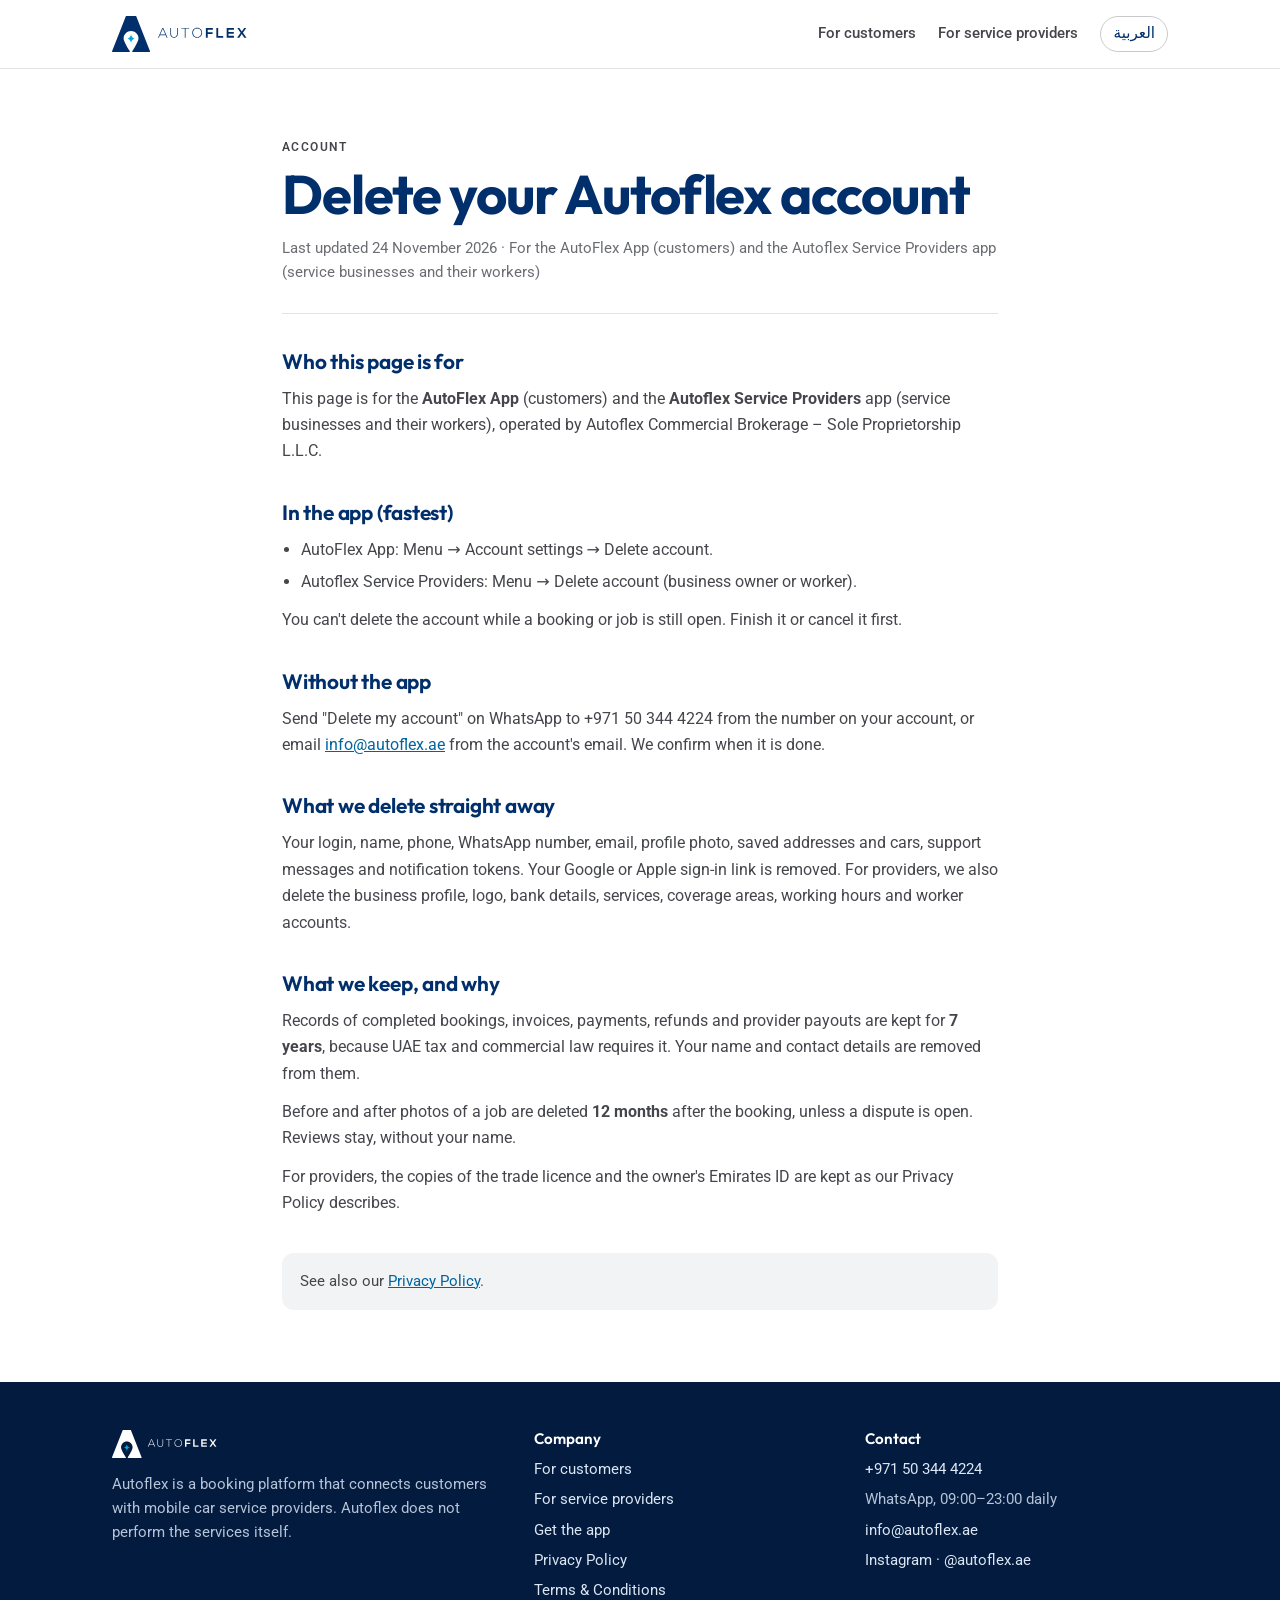
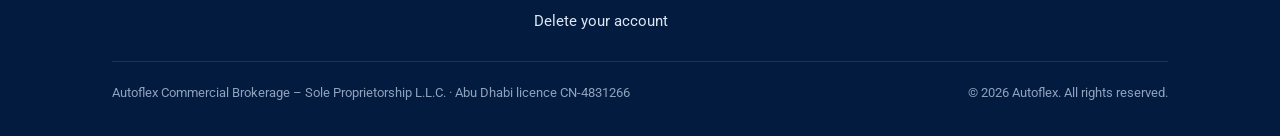
<file: delete-account/index.html>
<!doctype html>
<html lang="en" dir="ltr">
<head>
<meta charset="utf-8">
<meta name="viewport" content="width=device-width, initial-scale=1, viewport-fit=cover">
<title>Delete your account — Autoflex</title>
<meta name="description" content="How to delete your AutoFlex App or Autoflex Service Providers account, and what we delete and keep.">
<link rel="canonical" href="https://www.autoflex.ae/delete-account/">
<link rel="alternate" hreflang="en" href="https://www.autoflex.ae/delete-account/">
<link rel="alternate" hreflang="ar" href="https://www.autoflex.ae/ar/delete-account/">
<meta property="og:title" content="Delete your account — Autoflex">
<meta property="og:description" content="How to delete your AutoFlex App or Autoflex Service Providers account, and what we delete and keep.">
<meta property="og:url" content="https://www.autoflex.ae/delete-account/">
<meta property="og:type" content="website">
<meta property="og:site_name" content="Autoflex">
<meta name="theme-color" content="#002F6C">
<link rel="icon" href="../assets/favicon.svg" type="image/svg+xml">
<script>(function(r){r.classList.add("js");setTimeout(function(){if(!r.classList.contains("rv"))r.classList.remove("js")},2500)})(document.documentElement)</script>
<link rel="preconnect" href="https://fonts.googleapis.com"><link rel="preconnect" href="https://fonts.gstatic.com" crossorigin><link rel="stylesheet" href="https://fonts.googleapis.com/css2?family=IBM+Plex+Sans+Arabic:wght@400;500;600;700&family=Outfit:wght@500;600;700&family=Roboto:wght@400;500;600&display=swap">
<link rel="stylesheet" href="../assets/site.css">
<script src="../assets/site.js" defer></script>
</head>
<body>
<header class="site-head">
 <div class="wrap">
  <a class="brand" href="../"><svg class="logo" role="img" aria-label="Autoflex" viewBox="0 0 374 100" fill="none" xmlns="http://www.w3.org/2000/svg">
<path d="M152.16 60.1899L149.16 53.5399H133.05L130.12 60.1899H127.88L140 33.1899H142.3L154.42 60.1899H152.16ZM148.38 51.61L141.12 35.17L133.86 51.61H148.38Z" fill="var(--logo)"/>
<path d="M182.69 33.16V49.95C182.69 64.08 162 64.12 162 49.95V33.16H164.05V49.95C164.05 61.58 180.65 61.54 180.65 49.95V33.16H182.69Z" fill="var(--logo)"/>
<path d="M202.22 35.05H192.45V33.2H214.07V35.05H204.3V60.1899H202.22V35.05Z" fill="var(--logo)"/>
<path d="M250.3 46.71C250.3 53.82 245.74 60.65 236.67 60.65C227.6 60.65 223.04 53.78 223.04 46.65C223.04 39.52 227.56 32.75 236.67 32.75C245.78 32.75 250.3 39.41 250.3 46.71ZM225.09 46.71C225.09 52.81 228.99 58.76 236.67 58.76C244.35 58.76 248.3 52.77 248.3 46.67C248.3 40.57 244.44 34.67 236.68 34.67C228.92 34.67 225.03 40.3 225.07 46.67L225.09 46.71Z" fill="var(--logo)"/>
<path d="M260.81 60.1899V33.1899H280.23V38.09H265.9V45.46H279.45V50.18H265.9V60.18L260.81 60.1899Z" fill="var(--logo)"/>
<path d="M295.01 33.16V55.47H308.9V60.19H289.9V33.19L295.01 33.16Z" fill="var(--logo)"/>
<path d="M338.81 60.1899H318.58V33.1899H338.81V38.1299H323.64V44.3499H338.3V49.0999H323.64V55.2H338.81V60.1899Z" fill="var(--logo)"/>
<path d="M367.3 33.16H372.9V33.39L363.75 46.52L373.17 60.03V60.19H367.46L360.54 50.03L353.63 60.19H347.92V60.03L357.3 46.52L348.19 33.39V33.16H353.79L360.54 43.24L367.3 33.16Z" fill="var(--logo)"/>
<path d="M104 100H57.9997C57.6811 100.002 57.3681 99.9167 57.0944 99.7538C56.8206 99.5908 56.5966 99.3562 56.4463 99.0753C56.2961 98.7944 56.2254 98.4778 56.2418 98.1597C56.2583 97.8415 56.3613 97.5339 56.5397 97.27C67.3497 81.11 73.5397 68.45 73.5397 62.54C73.6002 59.7933 73.1114 57.0621 72.1021 54.5068C71.0928 51.9516 69.5832 49.6236 67.662 47.6597C65.7408 45.6957 63.4467 44.1353 60.9142 43.0699C58.3818 42.0046 55.6621 41.4558 52.9147 41.4558C50.1673 41.4558 47.4476 42.0046 44.9151 43.0699C42.3827 44.1353 40.0886 45.6957 38.1674 47.6597C36.2462 49.6236 34.7366 51.9516 33.7273 54.5068C32.7179 57.0621 32.2292 59.7933 32.2897 62.54C32.2897 68.47 38.4897 81.13 49.2897 97.27C49.4681 97.5339 49.571 97.8415 49.5875 98.1597C49.6039 98.4778 49.5332 98.7944 49.383 99.0753C49.2328 99.3562 49.0087 99.5908 48.735 99.7538C48.4613 99.9167 48.1482 100.002 47.8297 100H1.75967C1.47328 100.001 1.19109 99.9311 0.938146 99.7968C0.685203 99.6624 0.469331 99.4677 0.309675 99.23C0.14718 98.9945 0.0448939 98.7228 0.01177 98.4386C-0.0213539 98.1545 0.0156926 97.8665 0.119673 97.6L38.1797 1.10999C38.3083 0.782572 38.5327 0.501535 38.8234 0.303528C39.1142 0.105522 39.4579 -0.000246277 39.8097 4.30608e-07H65.9497C66.3015 -0.000246277 66.6452 0.105522 66.9359 0.303528C67.2267 0.501535 67.451 0.782572 67.5797 1.10999L105.63 97.6C105.737 97.8649 105.777 98.152 105.747 98.4361C105.718 98.7203 105.619 98.9928 105.46 99.23C105.297 99.4667 105.079 99.6603 104.824 99.7944C104.57 99.9285 104.287 99.9991 104 100Z" fill="var(--logo)"/>
<path d="M52.9096 75.56C52.9096 73.8478 52.5714 72.1524 51.9143 70.5712C51.2573 68.99 50.2943 67.5543 49.0808 66.3463C47.8673 65.1384 46.4271 64.1821 44.8429 63.5323C43.2588 62.8825 41.5618 62.5521 39.8496 62.56C41.5618 62.5679 43.2588 62.2375 44.8429 61.5877C46.4271 60.9379 47.8673 59.9816 49.0808 58.7737C50.2943 57.5657 51.2573 56.1299 51.9143 54.5488C52.5714 52.9676 52.9096 51.2722 52.9096 49.56C52.9096 51.2672 53.2459 52.9576 53.8992 54.5349C54.5525 56.1121 55.5101 57.5452 56.7172 58.7524C57.9244 59.9595 59.3575 60.9171 60.9347 61.5704C62.512 62.2237 64.2024 62.56 65.9096 62.56C62.4618 62.56 59.1552 63.9296 56.7172 66.3676C54.2793 68.8056 52.9096 72.1122 52.9096 75.56Z" fill="#00A9DF"/>
</svg>
</a>
  <nav class="nav" aria-label="Main">
   <a class="hide-sm" href="../#how-it-works">For customers</a>
   <a href="../providers/"><span class="nav-long">For service providers</span><span class="nav-short" data-xs="Providers">Service providers</span></a>
   <a class="lang" href="../ar/delete-account/" hreflang="ar" lang="ar">العربية</a>
  </nav>
 </div>
</header>
<main>
<article class="legal"><div class="wrap"><header><p class="eyebrow">Account</p><h1>Delete your Autoflex account</h1><p class="meta">Last updated 24 November 2026 · For the AutoFlex App (customers) and the Autoflex Service Providers app (service businesses and their workers)</p></header>
<h2>Who this page is for</h2>
<p>This page is for the <strong>AutoFlex App</strong> (customers) and the <strong>Autoflex Service Providers</strong> app (service businesses and their workers), operated by Autoflex Commercial Brokerage – Sole Proprietorship L.L.C.</p>
<h2>In the app (fastest)</h2>
<ul><li>AutoFlex App: Menu → Account settings → Delete account.</li><li>Autoflex Service Providers: Menu → Delete account (business owner or worker).</li></ul>
<p>You can't delete the account while a booking or job is still open. Finish it or cancel it first.</p>
<h2>Without the app</h2>
<p>Send "Delete my account" on WhatsApp to <span class="ltr">+971 50 344 4224</span> from the number on your account, or email <a href="mailto:info@autoflex.ae">info@autoflex.ae</a> from the account's email. We confirm when it is done.</p>
<h2>What we delete straight away</h2>
<p>Your login, name, phone, WhatsApp number, email, profile photo, saved addresses and cars, support messages and notification tokens. Your Google or Apple sign-in link is removed. For providers, we also delete the business profile, logo, bank details, services, coverage areas, working hours and worker accounts.</p>
<h2>What we keep, and why</h2>
<p>Records of completed bookings, invoices, payments, refunds and provider payouts are kept for <strong>7 years</strong>, because UAE tax and commercial law requires it. Your name and contact details are removed from them.</p>
<p>Before and after photos of a job are deleted <strong>12 months</strong> after the booking, unless a dispute is open. Reviews stay, without your name.</p>
<p>For providers, the copies of the trade licence and the owner's Emirates ID are kept as our Privacy Policy describes.</p>
<p class="note" style="margin-top:36px">See also our <a href="../privacy-policy/">Privacy Policy</a>.</p>
</div></article>
</main>
<footer class="site-foot">
 <div class="wrap">
  <div class="foot-top">
   <div style="display:grid;gap:14px;align-content:start">
    <svg class="logo" role="img" aria-label="Autoflex" viewBox="0 0 374 100" fill="none" xmlns="http://www.w3.org/2000/svg">
<path d="M152.16 60.1899L149.16 53.5399H133.05L130.12 60.1899H127.88L140 33.1899H142.3L154.42 60.1899H152.16ZM148.38 51.61L141.12 35.17L133.86 51.61H148.38Z" fill="#FFFFFF"/>
<path d="M182.69 33.16V49.95C182.69 64.08 162 64.12 162 49.95V33.16H164.05V49.95C164.05 61.58 180.65 61.54 180.65 49.95V33.16H182.69Z" fill="#FFFFFF"/>
<path d="M202.22 35.05H192.45V33.2H214.07V35.05H204.3V60.1899H202.22V35.05Z" fill="#FFFFFF"/>
<path d="M250.3 46.71C250.3 53.82 245.74 60.65 236.67 60.65C227.6 60.65 223.04 53.78 223.04 46.65C223.04 39.52 227.56 32.75 236.67 32.75C245.78 32.75 250.3 39.41 250.3 46.71ZM225.09 46.71C225.09 52.81 228.99 58.76 236.67 58.76C244.35 58.76 248.3 52.77 248.3 46.67C248.3 40.57 244.44 34.67 236.68 34.67C228.92 34.67 225.03 40.3 225.07 46.67L225.09 46.71Z" fill="#FFFFFF"/>
<path d="M260.81 60.1899V33.1899H280.23V38.09H265.9V45.46H279.45V50.18H265.9V60.18L260.81 60.1899Z" fill="#FFFFFF"/>
<path d="M295.01 33.16V55.47H308.9V60.19H289.9V33.19L295.01 33.16Z" fill="#FFFFFF"/>
<path d="M338.81 60.1899H318.58V33.1899H338.81V38.1299H323.64V44.3499H338.3V49.0999H323.64V55.2H338.81V60.1899Z" fill="#FFFFFF"/>
<path d="M367.3 33.16H372.9V33.39L363.75 46.52L373.17 60.03V60.19H367.46L360.54 50.03L353.63 60.19H347.92V60.03L357.3 46.52L348.19 33.39V33.16H353.79L360.54 43.24L367.3 33.16Z" fill="#FFFFFF"/>
<path d="M104 100H57.9997C57.6811 100.002 57.3681 99.9167 57.0944 99.7538C56.8206 99.5908 56.5966 99.3562 56.4463 99.0753C56.2961 98.7944 56.2254 98.4778 56.2418 98.1597C56.2583 97.8415 56.3613 97.5339 56.5397 97.27C67.3497 81.11 73.5397 68.45 73.5397 62.54C73.6002 59.7933 73.1114 57.0621 72.1021 54.5068C71.0928 51.9516 69.5832 49.6236 67.662 47.6597C65.7408 45.6957 63.4467 44.1353 60.9142 43.0699C58.3818 42.0046 55.6621 41.4558 52.9147 41.4558C50.1673 41.4558 47.4476 42.0046 44.9151 43.0699C42.3827 44.1353 40.0886 45.6957 38.1674 47.6597C36.2462 49.6236 34.7366 51.9516 33.7273 54.5068C32.7179 57.0621 32.2292 59.7933 32.2897 62.54C32.2897 68.47 38.4897 81.13 49.2897 97.27C49.4681 97.5339 49.571 97.8415 49.5875 98.1597C49.6039 98.4778 49.5332 98.7944 49.383 99.0753C49.2328 99.3562 49.0087 99.5908 48.735 99.7538C48.4613 99.9167 48.1482 100.002 47.8297 100H1.75967C1.47328 100.001 1.19109 99.9311 0.938146 99.7968C0.685203 99.6624 0.469331 99.4677 0.309675 99.23C0.14718 98.9945 0.0448939 98.7228 0.01177 98.4386C-0.0213539 98.1545 0.0156926 97.8665 0.119673 97.6L38.1797 1.10999C38.3083 0.782572 38.5327 0.501535 38.8234 0.303528C39.1142 0.105522 39.4579 -0.000246277 39.8097 4.30608e-07H65.9497C66.3015 -0.000246277 66.6452 0.105522 66.9359 0.303528C67.2267 0.501535 67.451 0.782572 67.5797 1.10999L105.63 97.6C105.737 97.8649 105.777 98.152 105.747 98.4361C105.718 98.7203 105.619 98.9928 105.46 99.23C105.297 99.4667 105.079 99.6603 104.824 99.7944C104.57 99.9285 104.287 99.9991 104 100Z" fill="#FFFFFF"/>
<path d="M52.9096 75.56C52.9096 73.8478 52.5714 72.1524 51.9143 70.5712C51.2573 68.99 50.2943 67.5543 49.0808 66.3463C47.8673 65.1384 46.4271 64.1821 44.8429 63.5323C43.2588 62.8825 41.5618 62.5521 39.8496 62.56C41.5618 62.5679 43.2588 62.2375 44.8429 61.5877C46.4271 60.9379 47.8673 59.9816 49.0808 58.7737C50.2943 57.5657 51.2573 56.1299 51.9143 54.5488C52.5714 52.9676 52.9096 51.2722 52.9096 49.56C52.9096 51.2672 53.2459 52.9576 53.8992 54.5349C54.5525 56.1121 55.5101 57.5452 56.7172 58.7524C57.9244 59.9595 59.3575 60.9171 60.9347 61.5704C62.512 62.2237 64.2024 62.56 65.9096 62.56C62.4618 62.56 59.1552 63.9296 56.7172 66.3676C54.2793 68.8056 52.9096 72.1122 52.9096 75.56Z" fill="#00A9DF"/>
</svg>

    <p>Autoflex is a booking platform that connects customers with mobile car service providers. Autoflex does not perform the services itself.</p>
   </div>
   <div>
    <h3>Company</h3>
    <ul>
     <li><a href="../">For customers</a></li>
     <li><a href="../providers/">For service providers</a></li>
     <li><a href="../#get-the-app">Get the app</a></li>
     <li><a href="../privacy-policy/">Privacy Policy</a></li>
     <li><a href="../terms-conditions/">Terms & Conditions</a></li>
     <li><a href="../delete-account/">Delete your account</a></li>
    </ul>
   </div>
   <div>
    <h3>Contact</h3>
    <ul>
     <li><a href="https://wa.me/971503444224?text=Hello%20Autoflex" rel="noopener"><span class="ltr">+971 50 344 4224</span></a></li>
     <li>WhatsApp, 09:00–23:00 daily</li>
     <li><a href="mailto:info@autoflex.ae">info@autoflex.ae</a></li>
     <li><a href="https://www.instagram.com/autoflex.ae" rel="noopener">Instagram · @autoflex.ae</a></li>
    </ul>
   </div>
  </div>
  <div class="foot-legal"><span>Autoflex Commercial Brokerage – Sole Proprietorship L.L.C. · Abu Dhabi licence CN-4831266</span><span>© 2026 Autoflex. All rights reserved.</span></div>
 </div>
</footer>
</body>
</html>
</file>
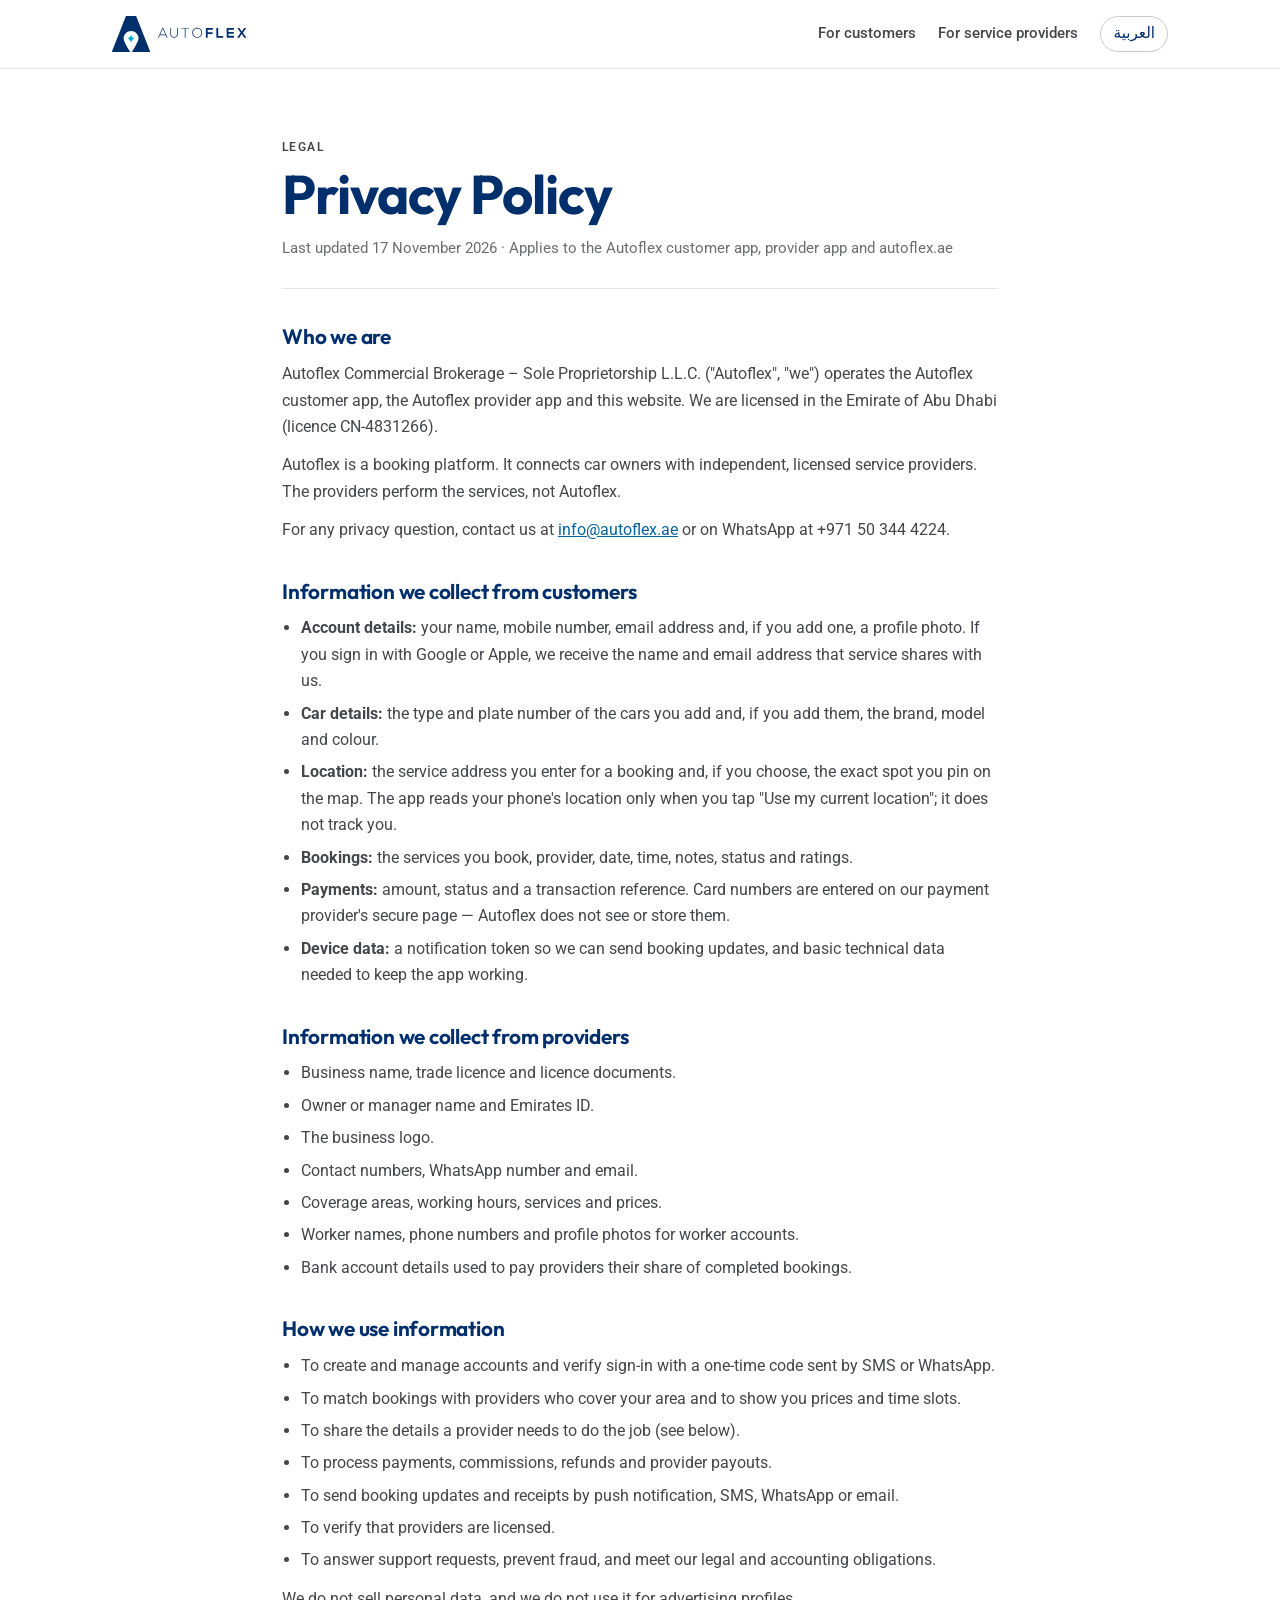
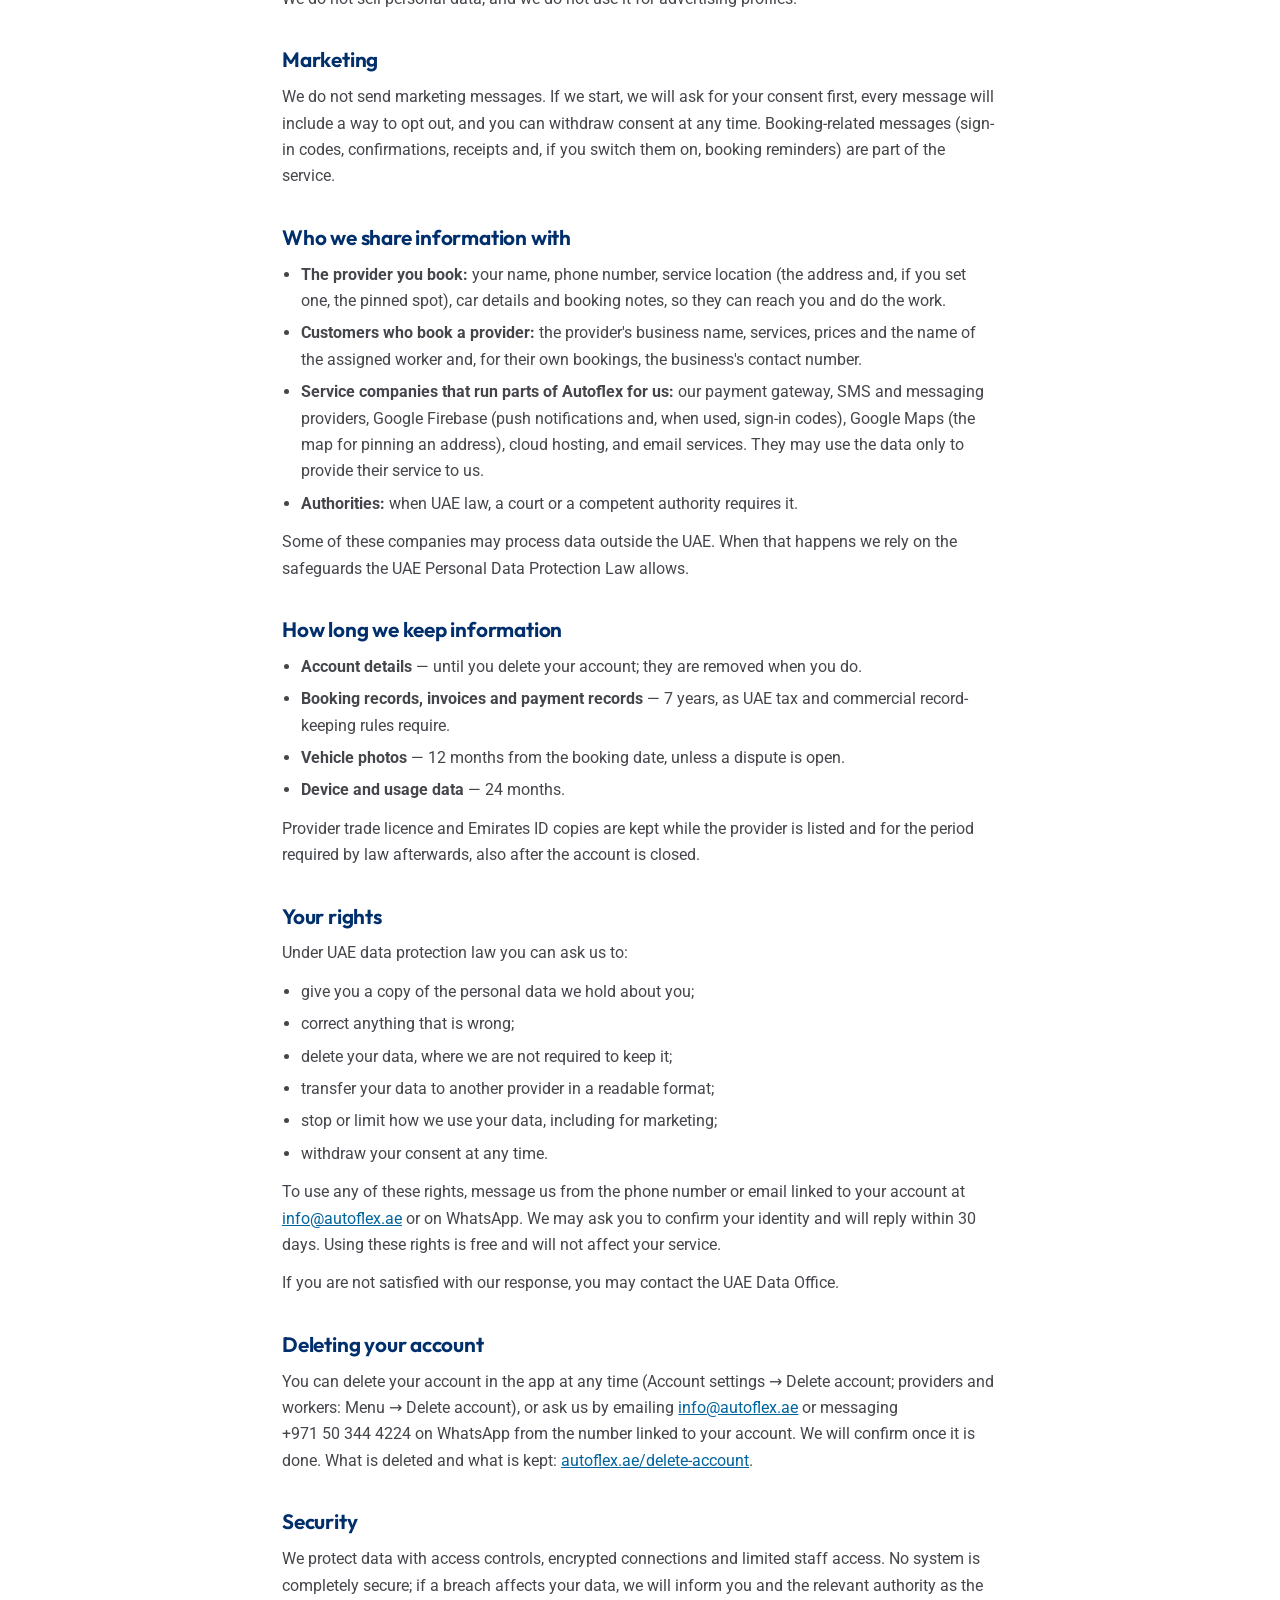
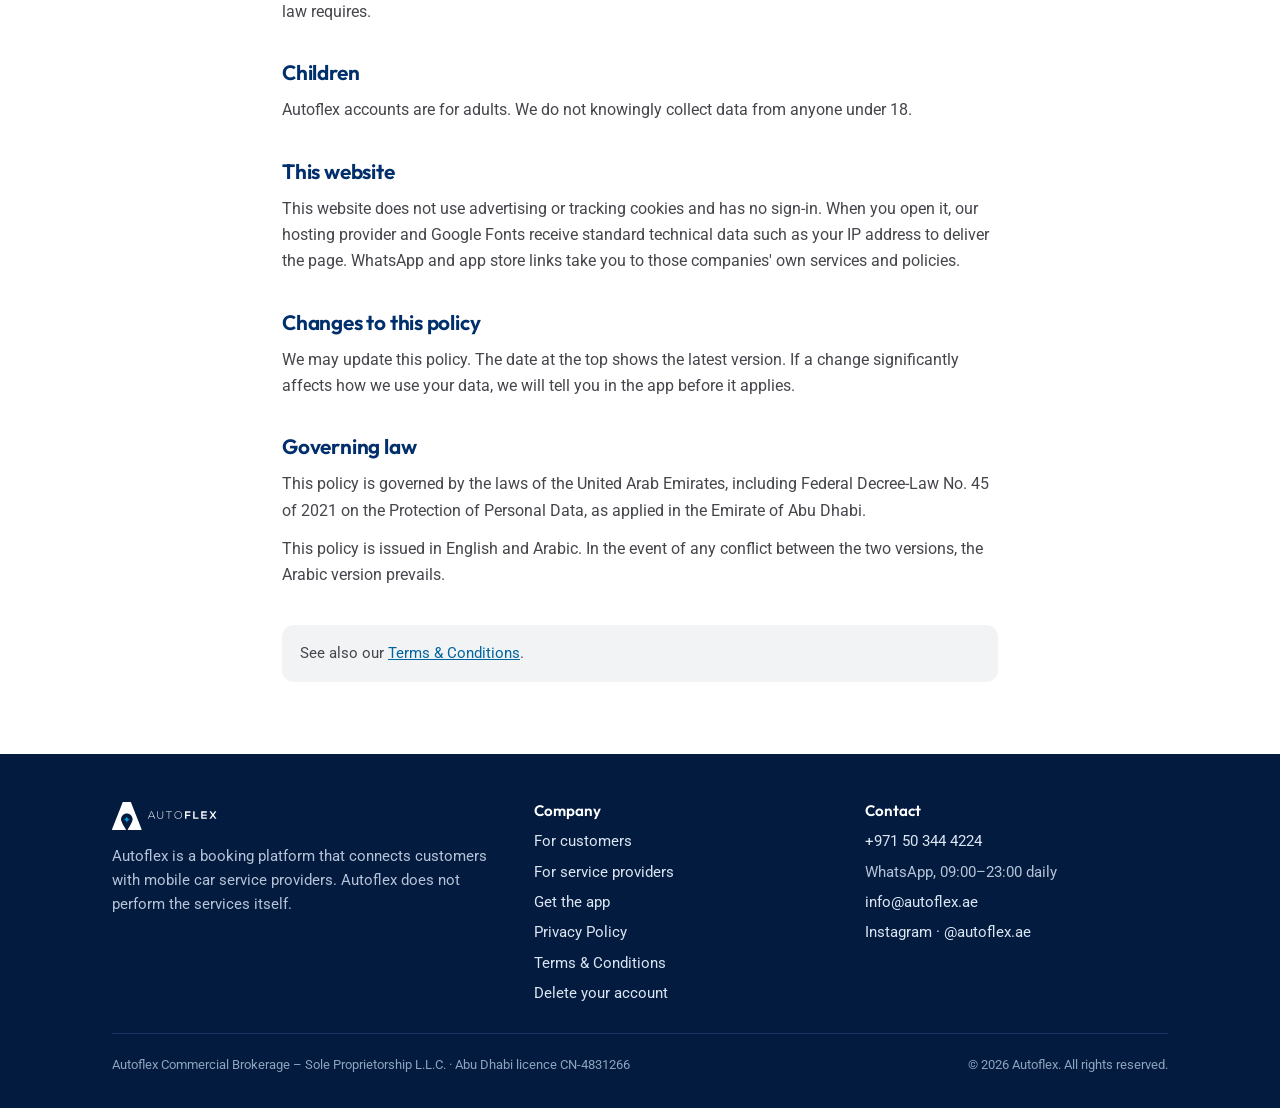
<file: privacy-policy/index.html>
<!doctype html>
<html lang="en" dir="ltr">
<head>
<meta charset="utf-8">
<meta name="viewport" content="width=device-width, initial-scale=1, viewport-fit=cover">
<title>Privacy Policy — Autoflex</title>
<meta name="description" content="How Autoflex collects, uses and protects personal data in the Autoflex apps and website.">
<link rel="canonical" href="https://www.autoflex.ae/privacy-policy/">
<link rel="alternate" hreflang="en" href="https://www.autoflex.ae/privacy-policy/">
<link rel="alternate" hreflang="ar" href="https://www.autoflex.ae/ar/privacy-policy/">
<meta property="og:title" content="Privacy Policy — Autoflex">
<meta property="og:description" content="How Autoflex collects, uses and protects personal data in the Autoflex apps and website.">
<meta property="og:url" content="https://www.autoflex.ae/privacy-policy/">
<meta property="og:type" content="website">
<meta property="og:site_name" content="Autoflex">
<meta name="theme-color" content="#002F6C">
<link rel="icon" href="../assets/favicon.svg" type="image/svg+xml">
<script>(function(r){r.classList.add("js");setTimeout(function(){if(!r.classList.contains("rv"))r.classList.remove("js")},2500)})(document.documentElement)</script>
<link rel="preconnect" href="https://fonts.googleapis.com"><link rel="preconnect" href="https://fonts.gstatic.com" crossorigin><link rel="stylesheet" href="https://fonts.googleapis.com/css2?family=IBM+Plex+Sans+Arabic:wght@400;500;600;700&family=Outfit:wght@500;600;700&family=Roboto:wght@400;500;600&display=swap">
<link rel="stylesheet" href="../assets/site.css">
<script src="../assets/site.js" defer></script>
</head>
<body>
<header class="site-head">
 <div class="wrap">
  <a class="brand" href="../"><svg class="logo" role="img" aria-label="Autoflex" viewBox="0 0 374 100" fill="none" xmlns="http://www.w3.org/2000/svg">
<path d="M152.16 60.1899L149.16 53.5399H133.05L130.12 60.1899H127.88L140 33.1899H142.3L154.42 60.1899H152.16ZM148.38 51.61L141.12 35.17L133.86 51.61H148.38Z" fill="var(--logo)"/>
<path d="M182.69 33.16V49.95C182.69 64.08 162 64.12 162 49.95V33.16H164.05V49.95C164.05 61.58 180.65 61.54 180.65 49.95V33.16H182.69Z" fill="var(--logo)"/>
<path d="M202.22 35.05H192.45V33.2H214.07V35.05H204.3V60.1899H202.22V35.05Z" fill="var(--logo)"/>
<path d="M250.3 46.71C250.3 53.82 245.74 60.65 236.67 60.65C227.6 60.65 223.04 53.78 223.04 46.65C223.04 39.52 227.56 32.75 236.67 32.75C245.78 32.75 250.3 39.41 250.3 46.71ZM225.09 46.71C225.09 52.81 228.99 58.76 236.67 58.76C244.35 58.76 248.3 52.77 248.3 46.67C248.3 40.57 244.44 34.67 236.68 34.67C228.92 34.67 225.03 40.3 225.07 46.67L225.09 46.71Z" fill="var(--logo)"/>
<path d="M260.81 60.1899V33.1899H280.23V38.09H265.9V45.46H279.45V50.18H265.9V60.18L260.81 60.1899Z" fill="var(--logo)"/>
<path d="M295.01 33.16V55.47H308.9V60.19H289.9V33.19L295.01 33.16Z" fill="var(--logo)"/>
<path d="M338.81 60.1899H318.58V33.1899H338.81V38.1299H323.64V44.3499H338.3V49.0999H323.64V55.2H338.81V60.1899Z" fill="var(--logo)"/>
<path d="M367.3 33.16H372.9V33.39L363.75 46.52L373.17 60.03V60.19H367.46L360.54 50.03L353.63 60.19H347.92V60.03L357.3 46.52L348.19 33.39V33.16H353.79L360.54 43.24L367.3 33.16Z" fill="var(--logo)"/>
<path d="M104 100H57.9997C57.6811 100.002 57.3681 99.9167 57.0944 99.7538C56.8206 99.5908 56.5966 99.3562 56.4463 99.0753C56.2961 98.7944 56.2254 98.4778 56.2418 98.1597C56.2583 97.8415 56.3613 97.5339 56.5397 97.27C67.3497 81.11 73.5397 68.45 73.5397 62.54C73.6002 59.7933 73.1114 57.0621 72.1021 54.5068C71.0928 51.9516 69.5832 49.6236 67.662 47.6597C65.7408 45.6957 63.4467 44.1353 60.9142 43.0699C58.3818 42.0046 55.6621 41.4558 52.9147 41.4558C50.1673 41.4558 47.4476 42.0046 44.9151 43.0699C42.3827 44.1353 40.0886 45.6957 38.1674 47.6597C36.2462 49.6236 34.7366 51.9516 33.7273 54.5068C32.7179 57.0621 32.2292 59.7933 32.2897 62.54C32.2897 68.47 38.4897 81.13 49.2897 97.27C49.4681 97.5339 49.571 97.8415 49.5875 98.1597C49.6039 98.4778 49.5332 98.7944 49.383 99.0753C49.2328 99.3562 49.0087 99.5908 48.735 99.7538C48.4613 99.9167 48.1482 100.002 47.8297 100H1.75967C1.47328 100.001 1.19109 99.9311 0.938146 99.7968C0.685203 99.6624 0.469331 99.4677 0.309675 99.23C0.14718 98.9945 0.0448939 98.7228 0.01177 98.4386C-0.0213539 98.1545 0.0156926 97.8665 0.119673 97.6L38.1797 1.10999C38.3083 0.782572 38.5327 0.501535 38.8234 0.303528C39.1142 0.105522 39.4579 -0.000246277 39.8097 4.30608e-07H65.9497C66.3015 -0.000246277 66.6452 0.105522 66.9359 0.303528C67.2267 0.501535 67.451 0.782572 67.5797 1.10999L105.63 97.6C105.737 97.8649 105.777 98.152 105.747 98.4361C105.718 98.7203 105.619 98.9928 105.46 99.23C105.297 99.4667 105.079 99.6603 104.824 99.7944C104.57 99.9285 104.287 99.9991 104 100Z" fill="var(--logo)"/>
<path d="M52.9096 75.56C52.9096 73.8478 52.5714 72.1524 51.9143 70.5712C51.2573 68.99 50.2943 67.5543 49.0808 66.3463C47.8673 65.1384 46.4271 64.1821 44.8429 63.5323C43.2588 62.8825 41.5618 62.5521 39.8496 62.56C41.5618 62.5679 43.2588 62.2375 44.8429 61.5877C46.4271 60.9379 47.8673 59.9816 49.0808 58.7737C50.2943 57.5657 51.2573 56.1299 51.9143 54.5488C52.5714 52.9676 52.9096 51.2722 52.9096 49.56C52.9096 51.2672 53.2459 52.9576 53.8992 54.5349C54.5525 56.1121 55.5101 57.5452 56.7172 58.7524C57.9244 59.9595 59.3575 60.9171 60.9347 61.5704C62.512 62.2237 64.2024 62.56 65.9096 62.56C62.4618 62.56 59.1552 63.9296 56.7172 66.3676C54.2793 68.8056 52.9096 72.1122 52.9096 75.56Z" fill="#00A9DF"/>
</svg>
</a>
  <nav class="nav" aria-label="Main">
   <a class="hide-sm" href="../#how-it-works">For customers</a>
   <a href="../providers/"><span class="nav-long">For service providers</span><span class="nav-short" data-xs="Providers">Service providers</span></a>
   <a class="lang" href="../ar/privacy-policy/" hreflang="ar" lang="ar">العربية</a>
  </nav>
 </div>
</header>
<main>
<article class="legal"><div class="wrap"><header><p class="eyebrow">Legal</p><h1>Privacy Policy</h1><p class="meta">Last updated 17 November 2026 · Applies to the Autoflex customer app, provider app and autoflex.ae</p></header>
<h2>Who we are</h2>
<p>Autoflex Commercial Brokerage – Sole Proprietorship L.L.C. ("Autoflex", "we") operates the Autoflex customer app, the Autoflex provider app and this website. We are licensed in the Emirate of Abu Dhabi (licence CN-4831266).</p>
<p>Autoflex is a booking platform. It connects car owners with independent, licensed service providers. The providers perform the services, not Autoflex.</p>
<p>For any privacy question, contact us at <a href="mailto:info@autoflex.ae">info@autoflex.ae</a> or on WhatsApp at <span class="ltr">+971 50 344 4224</span>.</p>
<h2>Information we collect from customers</h2>
<ul><li><strong>Account details:</strong> your name, mobile number, email address and, if you add one, a profile photo. If you sign in with Google or Apple, we receive the name and email address that service shares with us.</li><li><strong>Car details:</strong> the type and plate number of the cars you add and, if you add them, the brand, model and colour.</li><li><strong>Location:</strong> the service address you enter for a booking and, if you choose, the exact spot you pin on the map. The app reads your phone's location only when you tap "Use my current location"; it does not track you.</li><li><strong>Bookings:</strong> the services you book, provider, date, time, notes, status and ratings.</li><li><strong>Payments:</strong> amount, status and a transaction reference. Card numbers are entered on our payment provider's secure page — Autoflex does not see or store them.</li><li><strong>Device data:</strong> a notification token so we can send booking updates, and basic technical data needed to keep the app working.</li></ul>
<h2>Information we collect from providers</h2>
<ul><li>Business name, trade licence and licence documents.</li><li>Owner or manager name and Emirates ID.</li><li>The business logo.</li><li>Contact numbers, WhatsApp number and email.</li><li>Coverage areas, working hours, services and prices.</li><li>Worker names, phone numbers and profile photos for worker accounts.</li><li>Bank account details used to pay providers their share of completed bookings.</li></ul>
<h2>How we use information</h2>
<ul><li>To create and manage accounts and verify sign-in with a one-time code sent by SMS or WhatsApp.</li><li>To match bookings with providers who cover your area and to show you prices and time slots.</li><li>To share the details a provider needs to do the job (see below).</li><li>To process payments, commissions, refunds and provider payouts.</li><li>To send booking updates and receipts by push notification, SMS, WhatsApp or email.</li><li>To verify that providers are licensed.</li><li>To answer support requests, prevent fraud, and meet our legal and accounting obligations.</li></ul>
<p>We do not sell personal data, and we do not use it for advertising profiles.</p>
<h2>Marketing</h2>
<p>We do not send marketing messages. If we start, we will ask for your consent first, every message will include a way to opt out, and you can withdraw consent at any time. Booking-related messages (sign-in codes, confirmations, receipts and, if you switch them on, booking reminders) are part of the service.</p>
<h2>Who we share information with</h2>
<ul><li><strong>The provider you book:</strong> your name, phone number, service location (the address and, if you set one, the pinned spot), car details and booking notes, so they can reach you and do the work.</li><li><strong>Customers who book a provider:</strong> the provider's business name, services, prices and the name of the assigned worker and, for their own bookings, the business's contact number.</li><li><strong>Service companies that run parts of Autoflex for us:</strong> our payment gateway, SMS and messaging providers, Google Firebase (push notifications and, when used, sign-in codes), Google Maps (the map for pinning an address), cloud hosting, and email services. They may use the data only to provide their service to us.</li><li><strong>Authorities:</strong> when UAE law, a court or a competent authority requires it.</li></ul>
<p>Some of these companies may process data outside the UAE. When that happens we rely on the safeguards the UAE Personal Data Protection Law allows.</p>
<h2>How long we keep information</h2>
<ul><li><strong>Account details</strong> — until you delete your account; they are removed when you do.</li><li><strong>Booking records, invoices and payment records</strong> — 7 years, as UAE tax and commercial record-keeping rules require.</li><li><strong>Vehicle photos</strong> — 12 months from the booking date, unless a dispute is open.</li><li><strong>Device and usage data</strong> — 24 months.</li></ul>
<p>Provider trade licence and Emirates ID copies are kept while the provider is listed and for the period required by law afterwards, also after the account is closed.</p>
<h2>Your rights</h2>
<p>Under UAE data protection law you can ask us to:</p>
<ul><li>give you a copy of the personal data we hold about you;</li><li>correct anything that is wrong;</li><li>delete your data, where we are not required to keep it;</li><li>transfer your data to another provider in a readable format;</li><li>stop or limit how we use your data, including for marketing;</li><li>withdraw your consent at any time.</li></ul>
<p>To use any of these rights, message us from the phone number or email linked to your account at <a href="mailto:info@autoflex.ae">info@autoflex.ae</a> or on WhatsApp. We may ask you to confirm your identity and will reply within 30 days. Using these rights is free and will not affect your service.</p>
<p>If you are not satisfied with our response, you may contact the UAE Data Office.</p>
<h2>Deleting your account</h2>
<p>You can delete your account in the app at any time (Account settings → Delete account; providers and workers: Menu → Delete account), or ask us by emailing <a href="mailto:info@autoflex.ae">info@autoflex.ae</a> or messaging <span class="ltr">+971 50 344 4224</span> on WhatsApp from the number linked to your account. We will confirm once it is done. What is deleted and what is kept: <a href="https://www.autoflex.ae/delete-account/">autoflex.ae/delete-account</a>.</p>
<h2>Security</h2>
<p>We protect data with access controls, encrypted connections and limited staff access. No system is completely secure; if a breach affects your data, we will inform you and the relevant authority as the law requires.</p>
<h2>Children</h2>
<p>Autoflex accounts are for adults. We do not knowingly collect data from anyone under 18.</p>
<h2>This website</h2>
<p>This website does not use advertising or tracking cookies and has no sign-in. When you open it, our hosting provider and Google Fonts receive standard technical data such as your IP address to deliver the page. WhatsApp and app store links take you to those companies' own services and policies.</p>
<h2>Changes to this policy</h2>
<p>We may update this policy. The date at the top shows the latest version. If a change significantly affects how we use your data, we will tell you in the app before it applies.</p>
<h2>Governing law</h2>
<p>This policy is governed by the laws of the United Arab Emirates, including Federal Decree-Law No. 45 of 2021 on the Protection of Personal Data, as applied in the Emirate of Abu Dhabi.</p>
<p>This policy is issued in English and Arabic. In the event of any conflict between the two versions, the Arabic version prevails.</p>
<p class="note" style="margin-top:36px">See also our <a href="../terms-conditions/">Terms &amp; Conditions</a>.</p>
</div></article>
</main>
<footer class="site-foot">
 <div class="wrap">
  <div class="foot-top">
   <div style="display:grid;gap:14px;align-content:start">
    <svg class="logo" role="img" aria-label="Autoflex" viewBox="0 0 374 100" fill="none" xmlns="http://www.w3.org/2000/svg">
<path d="M152.16 60.1899L149.16 53.5399H133.05L130.12 60.1899H127.88L140 33.1899H142.3L154.42 60.1899H152.16ZM148.38 51.61L141.12 35.17L133.86 51.61H148.38Z" fill="#FFFFFF"/>
<path d="M182.69 33.16V49.95C182.69 64.08 162 64.12 162 49.95V33.16H164.05V49.95C164.05 61.58 180.65 61.54 180.65 49.95V33.16H182.69Z" fill="#FFFFFF"/>
<path d="M202.22 35.05H192.45V33.2H214.07V35.05H204.3V60.1899H202.22V35.05Z" fill="#FFFFFF"/>
<path d="M250.3 46.71C250.3 53.82 245.74 60.65 236.67 60.65C227.6 60.65 223.04 53.78 223.04 46.65C223.04 39.52 227.56 32.75 236.67 32.75C245.78 32.75 250.3 39.41 250.3 46.71ZM225.09 46.71C225.09 52.81 228.99 58.76 236.67 58.76C244.35 58.76 248.3 52.77 248.3 46.67C248.3 40.57 244.44 34.67 236.68 34.67C228.92 34.67 225.03 40.3 225.07 46.67L225.09 46.71Z" fill="#FFFFFF"/>
<path d="M260.81 60.1899V33.1899H280.23V38.09H265.9V45.46H279.45V50.18H265.9V60.18L260.81 60.1899Z" fill="#FFFFFF"/>
<path d="M295.01 33.16V55.47H308.9V60.19H289.9V33.19L295.01 33.16Z" fill="#FFFFFF"/>
<path d="M338.81 60.1899H318.58V33.1899H338.81V38.1299H323.64V44.3499H338.3V49.0999H323.64V55.2H338.81V60.1899Z" fill="#FFFFFF"/>
<path d="M367.3 33.16H372.9V33.39L363.75 46.52L373.17 60.03V60.19H367.46L360.54 50.03L353.63 60.19H347.92V60.03L357.3 46.52L348.19 33.39V33.16H353.79L360.54 43.24L367.3 33.16Z" fill="#FFFFFF"/>
<path d="M104 100H57.9997C57.6811 100.002 57.3681 99.9167 57.0944 99.7538C56.8206 99.5908 56.5966 99.3562 56.4463 99.0753C56.2961 98.7944 56.2254 98.4778 56.2418 98.1597C56.2583 97.8415 56.3613 97.5339 56.5397 97.27C67.3497 81.11 73.5397 68.45 73.5397 62.54C73.6002 59.7933 73.1114 57.0621 72.1021 54.5068C71.0928 51.9516 69.5832 49.6236 67.662 47.6597C65.7408 45.6957 63.4467 44.1353 60.9142 43.0699C58.3818 42.0046 55.6621 41.4558 52.9147 41.4558C50.1673 41.4558 47.4476 42.0046 44.9151 43.0699C42.3827 44.1353 40.0886 45.6957 38.1674 47.6597C36.2462 49.6236 34.7366 51.9516 33.7273 54.5068C32.7179 57.0621 32.2292 59.7933 32.2897 62.54C32.2897 68.47 38.4897 81.13 49.2897 97.27C49.4681 97.5339 49.571 97.8415 49.5875 98.1597C49.6039 98.4778 49.5332 98.7944 49.383 99.0753C49.2328 99.3562 49.0087 99.5908 48.735 99.7538C48.4613 99.9167 48.1482 100.002 47.8297 100H1.75967C1.47328 100.001 1.19109 99.9311 0.938146 99.7968C0.685203 99.6624 0.469331 99.4677 0.309675 99.23C0.14718 98.9945 0.0448939 98.7228 0.01177 98.4386C-0.0213539 98.1545 0.0156926 97.8665 0.119673 97.6L38.1797 1.10999C38.3083 0.782572 38.5327 0.501535 38.8234 0.303528C39.1142 0.105522 39.4579 -0.000246277 39.8097 4.30608e-07H65.9497C66.3015 -0.000246277 66.6452 0.105522 66.9359 0.303528C67.2267 0.501535 67.451 0.782572 67.5797 1.10999L105.63 97.6C105.737 97.8649 105.777 98.152 105.747 98.4361C105.718 98.7203 105.619 98.9928 105.46 99.23C105.297 99.4667 105.079 99.6603 104.824 99.7944C104.57 99.9285 104.287 99.9991 104 100Z" fill="#FFFFFF"/>
<path d="M52.9096 75.56C52.9096 73.8478 52.5714 72.1524 51.9143 70.5712C51.2573 68.99 50.2943 67.5543 49.0808 66.3463C47.8673 65.1384 46.4271 64.1821 44.8429 63.5323C43.2588 62.8825 41.5618 62.5521 39.8496 62.56C41.5618 62.5679 43.2588 62.2375 44.8429 61.5877C46.4271 60.9379 47.8673 59.9816 49.0808 58.7737C50.2943 57.5657 51.2573 56.1299 51.9143 54.5488C52.5714 52.9676 52.9096 51.2722 52.9096 49.56C52.9096 51.2672 53.2459 52.9576 53.8992 54.5349C54.5525 56.1121 55.5101 57.5452 56.7172 58.7524C57.9244 59.9595 59.3575 60.9171 60.9347 61.5704C62.512 62.2237 64.2024 62.56 65.9096 62.56C62.4618 62.56 59.1552 63.9296 56.7172 66.3676C54.2793 68.8056 52.9096 72.1122 52.9096 75.56Z" fill="#00A9DF"/>
</svg>

    <p>Autoflex is a booking platform that connects customers with mobile car service providers. Autoflex does not perform the services itself.</p>
   </div>
   <div>
    <h3>Company</h3>
    <ul>
     <li><a href="../">For customers</a></li>
     <li><a href="../providers/">For service providers</a></li>
     <li><a href="../#get-the-app">Get the app</a></li>
     <li><a href="../privacy-policy/">Privacy Policy</a></li>
     <li><a href="../terms-conditions/">Terms & Conditions</a></li>
     <li><a href="../delete-account/">Delete your account</a></li>
    </ul>
   </div>
   <div>
    <h3>Contact</h3>
    <ul>
     <li><a href="https://wa.me/971503444224?text=Hello%20Autoflex" rel="noopener"><span class="ltr">+971 50 344 4224</span></a></li>
     <li>WhatsApp, 09:00–23:00 daily</li>
     <li><a href="mailto:info@autoflex.ae">info@autoflex.ae</a></li>
     <li><a href="https://www.instagram.com/autoflex.ae" rel="noopener">Instagram · @autoflex.ae</a></li>
    </ul>
   </div>
  </div>
  <div class="foot-legal"><span>Autoflex Commercial Brokerage – Sole Proprietorship L.L.C. · Abu Dhabi licence CN-4831266</span><span>© 2026 Autoflex. All rights reserved.</span></div>
 </div>
</footer>
</body>
</html>
</file>
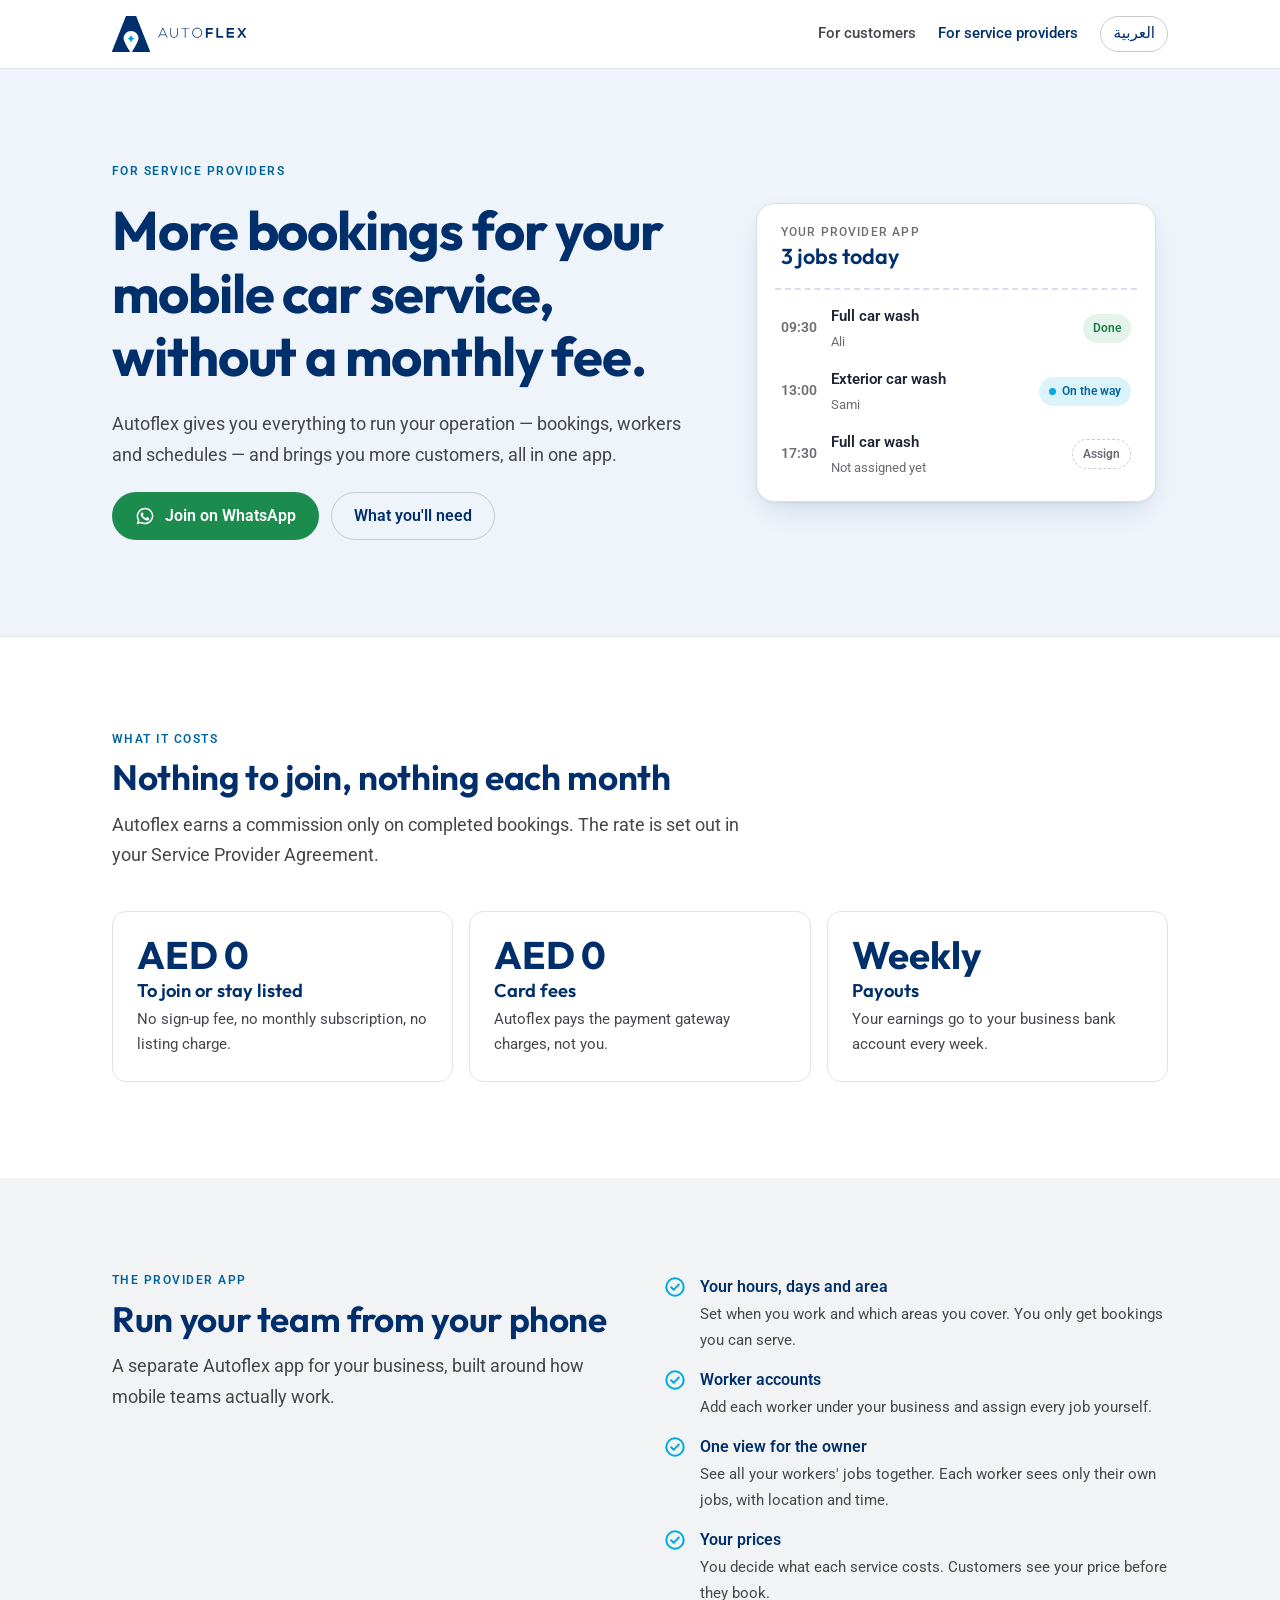
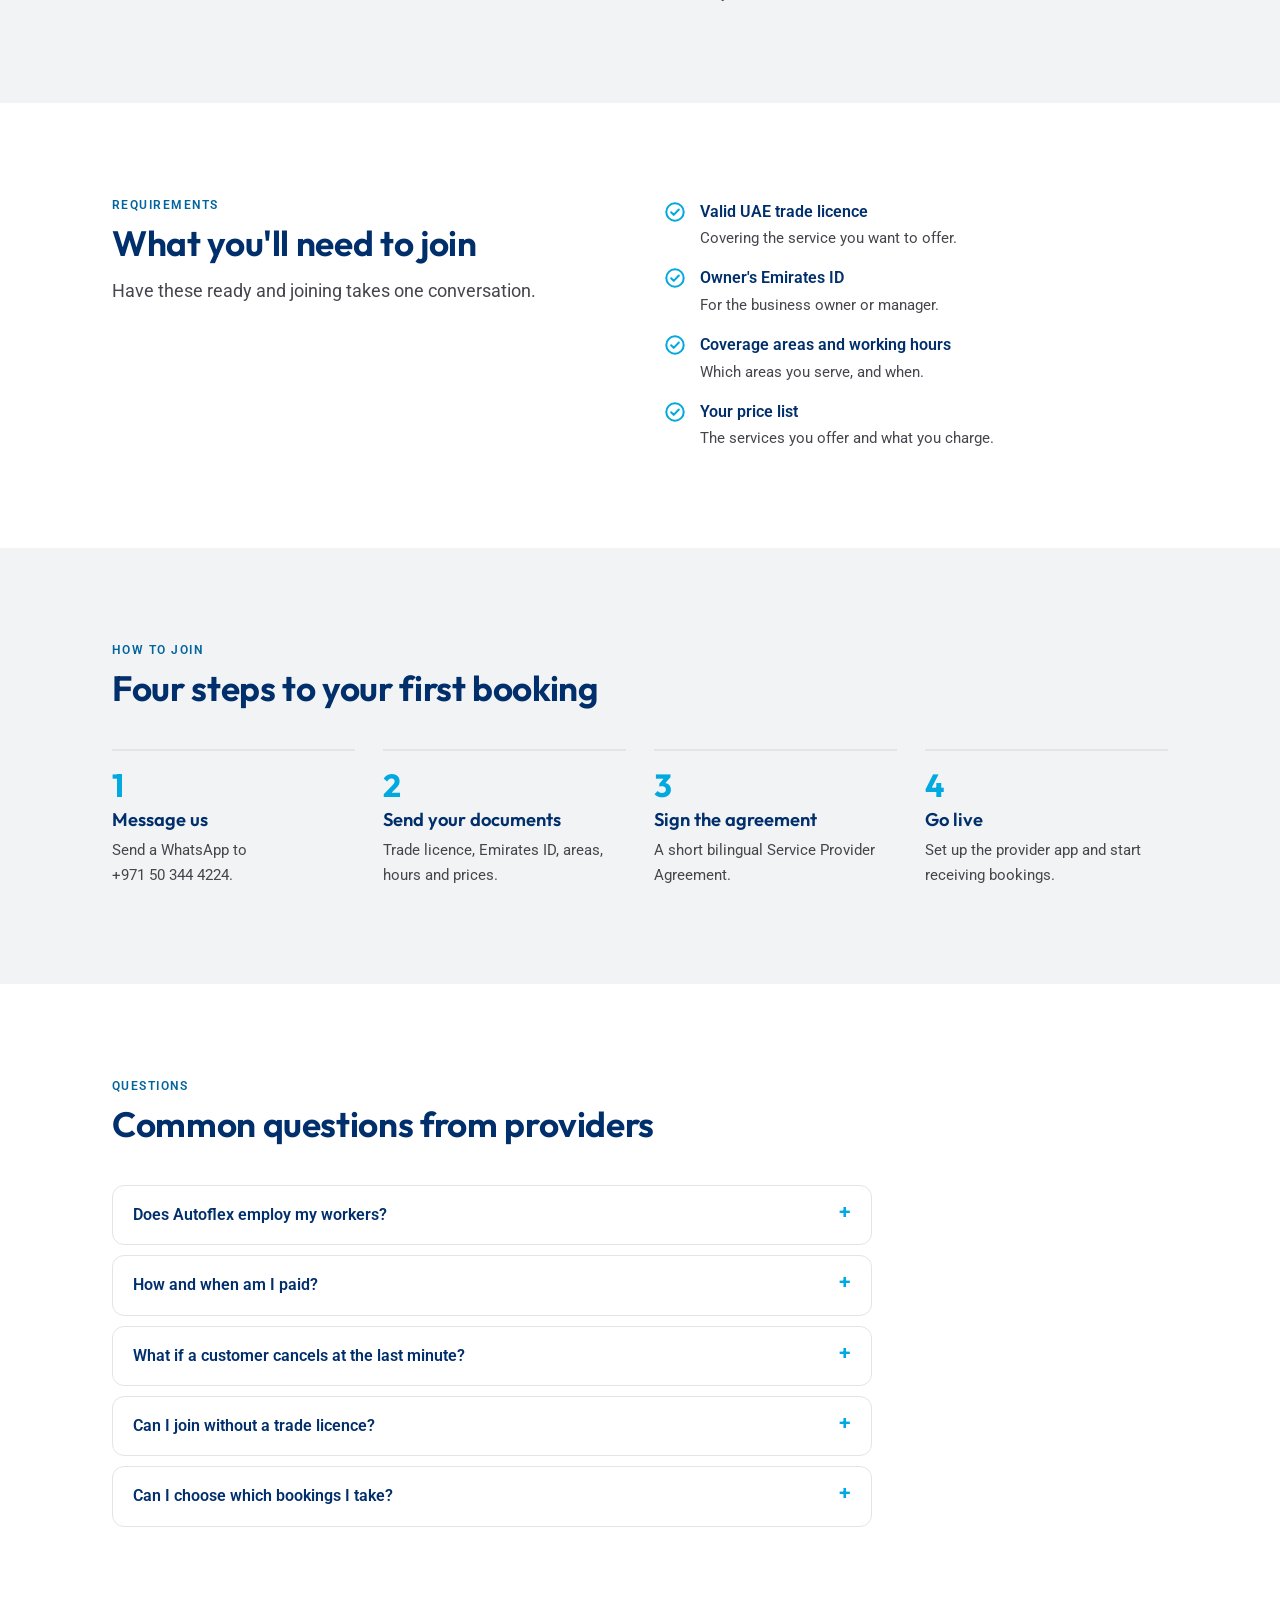
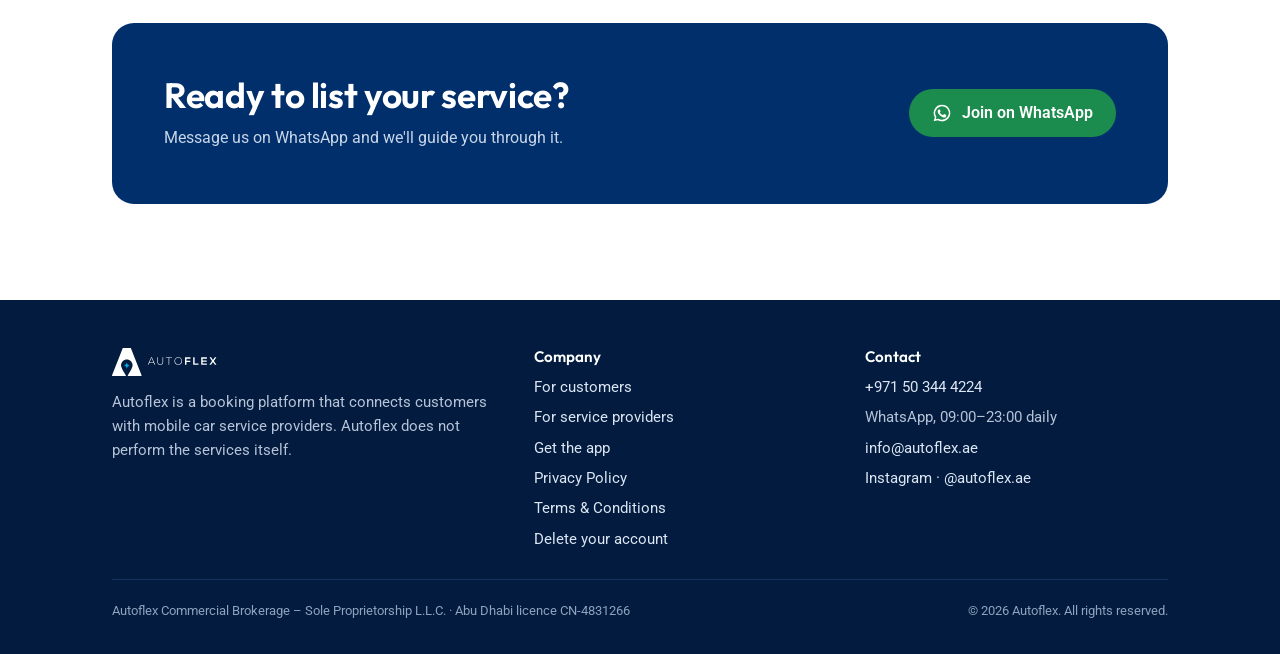
<file: providers/index.html>
<!doctype html>
<html lang="en" dir="ltr">
<head>
<meta charset="utf-8">
<meta name="viewport" content="width=device-width, initial-scale=1, viewport-fit=cover">
<title>For service providers — Autoflex</title>
<meta name="description" content="Run your mobile car service on Autoflex: bookings, workers and schedules in one app, and more customers. No monthly fee.">
<link rel="canonical" href="https://www.autoflex.ae/providers/">
<link rel="alternate" hreflang="en" href="https://www.autoflex.ae/providers/">
<link rel="alternate" hreflang="ar" href="https://www.autoflex.ae/ar/providers/">
<meta property="og:title" content="For service providers — Autoflex">
<meta property="og:description" content="Run your mobile car service on Autoflex: bookings, workers and schedules in one app, and more customers. No monthly fee.">
<meta property="og:url" content="https://www.autoflex.ae/providers/">
<meta property="og:type" content="website">
<meta property="og:site_name" content="Autoflex">
<meta name="theme-color" content="#002F6C">
<link rel="icon" href="../assets/favicon.svg" type="image/svg+xml">
<script>(function(r){r.classList.add("js");setTimeout(function(){if(!r.classList.contains("rv"))r.classList.remove("js")},2500)})(document.documentElement)</script>
<link rel="preconnect" href="https://fonts.googleapis.com"><link rel="preconnect" href="https://fonts.gstatic.com" crossorigin><link rel="stylesheet" href="https://fonts.googleapis.com/css2?family=IBM+Plex+Sans+Arabic:wght@400;500;600;700&family=Outfit:wght@500;600;700&family=Roboto:wght@400;500;600&display=swap">
<link rel="stylesheet" href="../assets/site.css">
<script src="../assets/site.js" defer></script>
</head>
<body>
<header class="site-head">
 <div class="wrap">
  <a class="brand" href="../"><svg class="logo" role="img" aria-label="Autoflex" viewBox="0 0 374 100" fill="none" xmlns="http://www.w3.org/2000/svg">
<path d="M152.16 60.1899L149.16 53.5399H133.05L130.12 60.1899H127.88L140 33.1899H142.3L154.42 60.1899H152.16ZM148.38 51.61L141.12 35.17L133.86 51.61H148.38Z" fill="var(--logo)"/>
<path d="M182.69 33.16V49.95C182.69 64.08 162 64.12 162 49.95V33.16H164.05V49.95C164.05 61.58 180.65 61.54 180.65 49.95V33.16H182.69Z" fill="var(--logo)"/>
<path d="M202.22 35.05H192.45V33.2H214.07V35.05H204.3V60.1899H202.22V35.05Z" fill="var(--logo)"/>
<path d="M250.3 46.71C250.3 53.82 245.74 60.65 236.67 60.65C227.6 60.65 223.04 53.78 223.04 46.65C223.04 39.52 227.56 32.75 236.67 32.75C245.78 32.75 250.3 39.41 250.3 46.71ZM225.09 46.71C225.09 52.81 228.99 58.76 236.67 58.76C244.35 58.76 248.3 52.77 248.3 46.67C248.3 40.57 244.44 34.67 236.68 34.67C228.92 34.67 225.03 40.3 225.07 46.67L225.09 46.71Z" fill="var(--logo)"/>
<path d="M260.81 60.1899V33.1899H280.23V38.09H265.9V45.46H279.45V50.18H265.9V60.18L260.81 60.1899Z" fill="var(--logo)"/>
<path d="M295.01 33.16V55.47H308.9V60.19H289.9V33.19L295.01 33.16Z" fill="var(--logo)"/>
<path d="M338.81 60.1899H318.58V33.1899H338.81V38.1299H323.64V44.3499H338.3V49.0999H323.64V55.2H338.81V60.1899Z" fill="var(--logo)"/>
<path d="M367.3 33.16H372.9V33.39L363.75 46.52L373.17 60.03V60.19H367.46L360.54 50.03L353.63 60.19H347.92V60.03L357.3 46.52L348.19 33.39V33.16H353.79L360.54 43.24L367.3 33.16Z" fill="var(--logo)"/>
<path d="M104 100H57.9997C57.6811 100.002 57.3681 99.9167 57.0944 99.7538C56.8206 99.5908 56.5966 99.3562 56.4463 99.0753C56.2961 98.7944 56.2254 98.4778 56.2418 98.1597C56.2583 97.8415 56.3613 97.5339 56.5397 97.27C67.3497 81.11 73.5397 68.45 73.5397 62.54C73.6002 59.7933 73.1114 57.0621 72.1021 54.5068C71.0928 51.9516 69.5832 49.6236 67.662 47.6597C65.7408 45.6957 63.4467 44.1353 60.9142 43.0699C58.3818 42.0046 55.6621 41.4558 52.9147 41.4558C50.1673 41.4558 47.4476 42.0046 44.9151 43.0699C42.3827 44.1353 40.0886 45.6957 38.1674 47.6597C36.2462 49.6236 34.7366 51.9516 33.7273 54.5068C32.7179 57.0621 32.2292 59.7933 32.2897 62.54C32.2897 68.47 38.4897 81.13 49.2897 97.27C49.4681 97.5339 49.571 97.8415 49.5875 98.1597C49.6039 98.4778 49.5332 98.7944 49.383 99.0753C49.2328 99.3562 49.0087 99.5908 48.735 99.7538C48.4613 99.9167 48.1482 100.002 47.8297 100H1.75967C1.47328 100.001 1.19109 99.9311 0.938146 99.7968C0.685203 99.6624 0.469331 99.4677 0.309675 99.23C0.14718 98.9945 0.0448939 98.7228 0.01177 98.4386C-0.0213539 98.1545 0.0156926 97.8665 0.119673 97.6L38.1797 1.10999C38.3083 0.782572 38.5327 0.501535 38.8234 0.303528C39.1142 0.105522 39.4579 -0.000246277 39.8097 4.30608e-07H65.9497C66.3015 -0.000246277 66.6452 0.105522 66.9359 0.303528C67.2267 0.501535 67.451 0.782572 67.5797 1.10999L105.63 97.6C105.737 97.8649 105.777 98.152 105.747 98.4361C105.718 98.7203 105.619 98.9928 105.46 99.23C105.297 99.4667 105.079 99.6603 104.824 99.7944C104.57 99.9285 104.287 99.9991 104 100Z" fill="var(--logo)"/>
<path d="M52.9096 75.56C52.9096 73.8478 52.5714 72.1524 51.9143 70.5712C51.2573 68.99 50.2943 67.5543 49.0808 66.3463C47.8673 65.1384 46.4271 64.1821 44.8429 63.5323C43.2588 62.8825 41.5618 62.5521 39.8496 62.56C41.5618 62.5679 43.2588 62.2375 44.8429 61.5877C46.4271 60.9379 47.8673 59.9816 49.0808 58.7737C50.2943 57.5657 51.2573 56.1299 51.9143 54.5488C52.5714 52.9676 52.9096 51.2722 52.9096 49.56C52.9096 51.2672 53.2459 52.9576 53.8992 54.5349C54.5525 56.1121 55.5101 57.5452 56.7172 58.7524C57.9244 59.9595 59.3575 60.9171 60.9347 61.5704C62.512 62.2237 64.2024 62.56 65.9096 62.56C62.4618 62.56 59.1552 63.9296 56.7172 66.3676C54.2793 68.8056 52.9096 72.1122 52.9096 75.56Z" fill="#00A9DF"/>
</svg>
</a>
  <nav class="nav" aria-label="Main">
   <a class="hide-sm" href="../#how-it-works">For customers</a>
   <a href="../providers/" aria-current="page"><span class="nav-long">For service providers</span><span class="nav-short" data-xs="Providers">Service providers</span></a>
   <a class="lang" href="../ar/providers/" hreflang="ar" lang="ar">العربية</a>
  </nav>
 </div>
</header>
<main>

<section class="hero">
 <div class="wrap">
  <div class="hero-copy">
   <p class="eyebrow">For service providers</p>
   <h1>More bookings for your mobile car service, without a monthly fee.</h1>
   <p class="lede">Autoflex gives you everything to run your operation — bookings, workers and schedules — and brings you more customers, all in one app.</p>
   <div class="btn-row">
    <a class="btn btn-wa" href="https://wa.me/971503444224?text=Hello%20Autoflex%2C%20I%20run%20a%20mobile%20car%20service%20and%20would%20like%20to%20join%20as%20a%20provider." rel="noopener"><svg viewBox="0 0 24 24" fill="currentColor" aria-hidden="true"><path d="M12 2a10 10 0 0 0-8.6 15.1L2 22l5-1.3A10 10 0 1 0 12 2Zm0 18.2a8.2 8.2 0 0 1-4.2-1.2l-.3-.2-3 .8.8-2.9-.2-.3A8.2 8.2 0 1 1 12 20.2Zm4.5-6.1c-.2-.1-1.5-.7-1.7-.8-.2-.1-.4-.1-.6.1l-.8 1c-.1.2-.3.2-.5.1a6.7 6.7 0 0 1-3.3-2.9c-.3-.4.2-.4.7-1.3.1-.2 0-.3 0-.4l-.8-1.8c-.2-.5-.4-.4-.6-.4h-.5a1 1 0 0 0-.7.3 2.9 2.9 0 0 0-.9 2.2 5 5 0 0 0 1 2.7 11.5 11.5 0 0 0 4.4 3.9c1.6.7 2.3.8 3.1.6.5-.1 1.5-.6 1.7-1.2.2-.6.2-1.1.2-1.2-.1-.1-.3-.2-.6-.3Z"/></svg> Join on WhatsApp</a>
    <a class="btn btn-ghost" href="#requirements">What you'll need</a>
   </div>
  </div>
  <figure class="ticket" aria-label="Example day in the provider app">
   <div class="ticket-top">
    <span class="ticket-tag">Your provider app</span>
    <span class="ticket-svc">3 jobs today</span>
   </div>
   <hr class="ticket-perf">
   <ul class="jobs">
    <li><span class="job-time">09:30</span><span class="job-main"><b>Full car wash</b><small>Ali</small></span><span class="pill pill-done">Done</span></li>
    <li><span class="job-time">13:00</span><span class="job-main"><b>Exterior car wash</b><small>Sami</small></span><span class="pill pill-go">On the way</span></li>
    <li><span class="job-time">17:30</span><span class="job-main"><b>Full car wash</b><small>Not assigned yet</small></span><span class="pill pill-todo">Assign</span></li>
   </ul>
  </figure>
 </div>
</section>

<section class="section">
 <div class="wrap">
  <div class="section-head">
   <p class="eyebrow">What it costs</p>
   <h2>Nothing to join, nothing each month</h2>
   <p class="lede">Autoflex earns a commission only on completed bookings. The rate is set out in your Service Provider Agreement.</p>
  </div>
  <div class="fees">
   <div class="fee"><span class="big">AED 0</span><h3>To join or stay listed</h3><p>No sign-up fee, no monthly subscription, no listing charge.</p></div>
   <div class="fee"><span class="big">AED 0</span><h3>Card fees</h3><p>Autoflex pays the payment gateway charges, not you.</p></div>
   <div class="fee"><span class="big">Weekly</span><h3>Payouts</h3><p>Your earnings go to your business bank account every week.</p></div>
  </div>
 </div>
</section>

<section class="section band">
 <div class="wrap split">
  <div class="section-head" style="margin:0">
   <p class="eyebrow">The provider app</p>
   <h2>Run your team from your phone</h2>
   <p class="lede">A separate Autoflex app for your business, built around how mobile teams actually work.</p>
  </div>
  <ul class="checks">
   <li><svg viewBox="0 0 24 24" fill="none" stroke="currentColor" stroke-width="2.2" stroke-linecap="round" stroke-linejoin="round" aria-hidden="true"><circle cx="12" cy="12" r="9.5"/><path d="m7.8 12.3 2.8 2.8 5.6-5.8"/></svg><div><strong>Your hours, days and area</strong><span>Set when you work and which areas you cover. You only get bookings you can serve.</span></div></li>
   <li><svg viewBox="0 0 24 24" fill="none" stroke="currentColor" stroke-width="2.2" stroke-linecap="round" stroke-linejoin="round" aria-hidden="true"><circle cx="12" cy="12" r="9.5"/><path d="m7.8 12.3 2.8 2.8 5.6-5.8"/></svg><div><strong>Worker accounts</strong><span>Add each worker under your business and assign every job yourself.</span></div></li>
   <li><svg viewBox="0 0 24 24" fill="none" stroke="currentColor" stroke-width="2.2" stroke-linecap="round" stroke-linejoin="round" aria-hidden="true"><circle cx="12" cy="12" r="9.5"/><path d="m7.8 12.3 2.8 2.8 5.6-5.8"/></svg><div><strong>One view for the owner</strong><span>See all your workers' jobs together. Each worker sees only their own jobs, with location and time.</span></div></li>
   <li><svg viewBox="0 0 24 24" fill="none" stroke="currentColor" stroke-width="2.2" stroke-linecap="round" stroke-linejoin="round" aria-hidden="true"><circle cx="12" cy="12" r="9.5"/><path d="m7.8 12.3 2.8 2.8 5.6-5.8"/></svg><div><strong>Your prices</strong><span>You decide what each service costs. Customers see your price before they book.</span></div></li>
  </ul>
 </div>
</section>

<section class="section" id="requirements">
 <div class="wrap split">
  <div class="section-head" style="margin:0">
   <p class="eyebrow">Requirements</p>
   <h2>What you'll need to join</h2>
   <p class="lede">Have these ready and joining takes one conversation.</p>
  </div>
  <ul class="checks">
   <li><svg viewBox="0 0 24 24" fill="none" stroke="currentColor" stroke-width="2.2" stroke-linecap="round" stroke-linejoin="round" aria-hidden="true"><circle cx="12" cy="12" r="9.5"/><path d="m7.8 12.3 2.8 2.8 5.6-5.8"/></svg><div><strong>Valid UAE trade licence</strong><span>Covering the service you want to offer.</span></div></li>
   <li><svg viewBox="0 0 24 24" fill="none" stroke="currentColor" stroke-width="2.2" stroke-linecap="round" stroke-linejoin="round" aria-hidden="true"><circle cx="12" cy="12" r="9.5"/><path d="m7.8 12.3 2.8 2.8 5.6-5.8"/></svg><div><strong>Owner's Emirates ID</strong><span>For the business owner or manager.</span></div></li>
   <li><svg viewBox="0 0 24 24" fill="none" stroke="currentColor" stroke-width="2.2" stroke-linecap="round" stroke-linejoin="round" aria-hidden="true"><circle cx="12" cy="12" r="9.5"/><path d="m7.8 12.3 2.8 2.8 5.6-5.8"/></svg><div><strong>Coverage areas and working hours</strong><span>Which areas you serve, and when.</span></div></li>
   <li><svg viewBox="0 0 24 24" fill="none" stroke="currentColor" stroke-width="2.2" stroke-linecap="round" stroke-linejoin="round" aria-hidden="true"><circle cx="12" cy="12" r="9.5"/><path d="m7.8 12.3 2.8 2.8 5.6-5.8"/></svg><div><strong>Your price list</strong><span>The services you offer and what you charge.</span></div></li>
  </ul>
 </div>
</section>

<section class="section band">
 <div class="wrap">
  <div class="section-head">
   <p class="eyebrow">How to join</p>
   <h2>Four steps to your first booking</h2>
  </div>
  <ol class="steps">
   <li><h3>Message us</h3><p>Send a WhatsApp to <span class="ltr">+971 50 344 4224</span>.</p></li>
   <li><h3>Send your documents</h3><p>Trade licence, Emirates ID, areas, hours and prices.</p></li>
   <li><h3>Sign the agreement</h3><p>A short bilingual Service Provider Agreement.</p></li>
   <li><h3>Go live</h3><p>Set up the provider app and start receiving bookings.</p></li>
  </ol>
 </div>
</section>

<section class="section">
 <div class="wrap">
  <div class="section-head"><p class="eyebrow">Questions</p><h2>Common questions from providers</h2></div>
  <div class="faq">
   <details><summary>Does Autoflex employ my workers?</summary><p>No. Autoflex is a booking platform. Your business stays independent, and you remain responsible for your team and the work they do.</p></details>
   <details><summary>How and when am I paid?</summary><p>Customers pay by card in the app, and your earnings go to your business bank account every week.</p></details>
   <details><summary>What if a customer cancels at the last minute?</summary><p>If a customer cancels late or you can't reach the car, you still get paid for the trip.</p></details>
   <details><summary>Can I join without a trade licence?</summary><p>No. Every provider on Autoflex must hold a valid UAE trade licence for the service offered. There are no exceptions.</p></details>
   <details><summary>Can I choose which bookings I take?</summary><p>You set your working hours, days and coverage areas, so you only receive bookings that fit them. You then assign each job to one of your workers.</p></details>
  </div>
 </div>
</section>

<section class="section" style="padding-top:0">
 <div class="wrap">
  <div class="callout">
   <div><h2>Ready to list your service?</h2><p>Message us on WhatsApp and we'll guide you through it.</p></div>
   <a class="btn btn-wa" href="https://wa.me/971503444224?text=Hello%20Autoflex%2C%20I%20run%20a%20mobile%20car%20service%20and%20would%20like%20to%20join%20as%20a%20provider." rel="noopener"><svg viewBox="0 0 24 24" fill="currentColor" aria-hidden="true"><path d="M12 2a10 10 0 0 0-8.6 15.1L2 22l5-1.3A10 10 0 1 0 12 2Zm0 18.2a8.2 8.2 0 0 1-4.2-1.2l-.3-.2-3 .8.8-2.9-.2-.3A8.2 8.2 0 1 1 12 20.2Zm4.5-6.1c-.2-.1-1.5-.7-1.7-.8-.2-.1-.4-.1-.6.1l-.8 1c-.1.2-.3.2-.5.1a6.7 6.7 0 0 1-3.3-2.9c-.3-.4.2-.4.7-1.3.1-.2 0-.3 0-.4l-.8-1.8c-.2-.5-.4-.4-.6-.4h-.5a1 1 0 0 0-.7.3 2.9 2.9 0 0 0-.9 2.2 5 5 0 0 0 1 2.7 11.5 11.5 0 0 0 4.4 3.9c1.6.7 2.3.8 3.1.6.5-.1 1.5-.6 1.7-1.2.2-.6.2-1.1.2-1.2-.1-.1-.3-.2-.6-.3Z"/></svg> Join on WhatsApp</a>
  </div>
 </div>
</section>

</main>
<footer class="site-foot">
 <div class="wrap">
  <div class="foot-top">
   <div style="display:grid;gap:14px;align-content:start">
    <svg class="logo" role="img" aria-label="Autoflex" viewBox="0 0 374 100" fill="none" xmlns="http://www.w3.org/2000/svg">
<path d="M152.16 60.1899L149.16 53.5399H133.05L130.12 60.1899H127.88L140 33.1899H142.3L154.42 60.1899H152.16ZM148.38 51.61L141.12 35.17L133.86 51.61H148.38Z" fill="#FFFFFF"/>
<path d="M182.69 33.16V49.95C182.69 64.08 162 64.12 162 49.95V33.16H164.05V49.95C164.05 61.58 180.65 61.54 180.65 49.95V33.16H182.69Z" fill="#FFFFFF"/>
<path d="M202.22 35.05H192.45V33.2H214.07V35.05H204.3V60.1899H202.22V35.05Z" fill="#FFFFFF"/>
<path d="M250.3 46.71C250.3 53.82 245.74 60.65 236.67 60.65C227.6 60.65 223.04 53.78 223.04 46.65C223.04 39.52 227.56 32.75 236.67 32.75C245.78 32.75 250.3 39.41 250.3 46.71ZM225.09 46.71C225.09 52.81 228.99 58.76 236.67 58.76C244.35 58.76 248.3 52.77 248.3 46.67C248.3 40.57 244.44 34.67 236.68 34.67C228.92 34.67 225.03 40.3 225.07 46.67L225.09 46.71Z" fill="#FFFFFF"/>
<path d="M260.81 60.1899V33.1899H280.23V38.09H265.9V45.46H279.45V50.18H265.9V60.18L260.81 60.1899Z" fill="#FFFFFF"/>
<path d="M295.01 33.16V55.47H308.9V60.19H289.9V33.19L295.01 33.16Z" fill="#FFFFFF"/>
<path d="M338.81 60.1899H318.58V33.1899H338.81V38.1299H323.64V44.3499H338.3V49.0999H323.64V55.2H338.81V60.1899Z" fill="#FFFFFF"/>
<path d="M367.3 33.16H372.9V33.39L363.75 46.52L373.17 60.03V60.19H367.46L360.54 50.03L353.63 60.19H347.92V60.03L357.3 46.52L348.19 33.39V33.16H353.79L360.54 43.24L367.3 33.16Z" fill="#FFFFFF"/>
<path d="M104 100H57.9997C57.6811 100.002 57.3681 99.9167 57.0944 99.7538C56.8206 99.5908 56.5966 99.3562 56.4463 99.0753C56.2961 98.7944 56.2254 98.4778 56.2418 98.1597C56.2583 97.8415 56.3613 97.5339 56.5397 97.27C67.3497 81.11 73.5397 68.45 73.5397 62.54C73.6002 59.7933 73.1114 57.0621 72.1021 54.5068C71.0928 51.9516 69.5832 49.6236 67.662 47.6597C65.7408 45.6957 63.4467 44.1353 60.9142 43.0699C58.3818 42.0046 55.6621 41.4558 52.9147 41.4558C50.1673 41.4558 47.4476 42.0046 44.9151 43.0699C42.3827 44.1353 40.0886 45.6957 38.1674 47.6597C36.2462 49.6236 34.7366 51.9516 33.7273 54.5068C32.7179 57.0621 32.2292 59.7933 32.2897 62.54C32.2897 68.47 38.4897 81.13 49.2897 97.27C49.4681 97.5339 49.571 97.8415 49.5875 98.1597C49.6039 98.4778 49.5332 98.7944 49.383 99.0753C49.2328 99.3562 49.0087 99.5908 48.735 99.7538C48.4613 99.9167 48.1482 100.002 47.8297 100H1.75967C1.47328 100.001 1.19109 99.9311 0.938146 99.7968C0.685203 99.6624 0.469331 99.4677 0.309675 99.23C0.14718 98.9945 0.0448939 98.7228 0.01177 98.4386C-0.0213539 98.1545 0.0156926 97.8665 0.119673 97.6L38.1797 1.10999C38.3083 0.782572 38.5327 0.501535 38.8234 0.303528C39.1142 0.105522 39.4579 -0.000246277 39.8097 4.30608e-07H65.9497C66.3015 -0.000246277 66.6452 0.105522 66.9359 0.303528C67.2267 0.501535 67.451 0.782572 67.5797 1.10999L105.63 97.6C105.737 97.8649 105.777 98.152 105.747 98.4361C105.718 98.7203 105.619 98.9928 105.46 99.23C105.297 99.4667 105.079 99.6603 104.824 99.7944C104.57 99.9285 104.287 99.9991 104 100Z" fill="#FFFFFF"/>
<path d="M52.9096 75.56C52.9096 73.8478 52.5714 72.1524 51.9143 70.5712C51.2573 68.99 50.2943 67.5543 49.0808 66.3463C47.8673 65.1384 46.4271 64.1821 44.8429 63.5323C43.2588 62.8825 41.5618 62.5521 39.8496 62.56C41.5618 62.5679 43.2588 62.2375 44.8429 61.5877C46.4271 60.9379 47.8673 59.9816 49.0808 58.7737C50.2943 57.5657 51.2573 56.1299 51.9143 54.5488C52.5714 52.9676 52.9096 51.2722 52.9096 49.56C52.9096 51.2672 53.2459 52.9576 53.8992 54.5349C54.5525 56.1121 55.5101 57.5452 56.7172 58.7524C57.9244 59.9595 59.3575 60.9171 60.9347 61.5704C62.512 62.2237 64.2024 62.56 65.9096 62.56C62.4618 62.56 59.1552 63.9296 56.7172 66.3676C54.2793 68.8056 52.9096 72.1122 52.9096 75.56Z" fill="#00A9DF"/>
</svg>

    <p>Autoflex is a booking platform that connects customers with mobile car service providers. Autoflex does not perform the services itself.</p>
   </div>
   <div>
    <h3>Company</h3>
    <ul>
     <li><a href="../">For customers</a></li>
     <li><a href="../providers/">For service providers</a></li>
     <li><a href="../#get-the-app">Get the app</a></li>
     <li><a href="../privacy-policy/">Privacy Policy</a></li>
     <li><a href="../terms-conditions/">Terms & Conditions</a></li>
     <li><a href="../delete-account/">Delete your account</a></li>
    </ul>
   </div>
   <div>
    <h3>Contact</h3>
    <ul>
     <li><a href="https://wa.me/971503444224?text=Hello%20Autoflex" rel="noopener"><span class="ltr">+971 50 344 4224</span></a></li>
     <li>WhatsApp, 09:00–23:00 daily</li>
     <li><a href="mailto:info@autoflex.ae">info@autoflex.ae</a></li>
     <li><a href="https://www.instagram.com/autoflex.ae" rel="noopener">Instagram · @autoflex.ae</a></li>
    </ul>
   </div>
  </div>
  <div class="foot-legal"><span>Autoflex Commercial Brokerage – Sole Proprietorship L.L.C. · Abu Dhabi licence CN-4831266</span><span>© 2026 Autoflex. All rights reserved.</span></div>
 </div>
</footer>
</body>
</html>
</file>
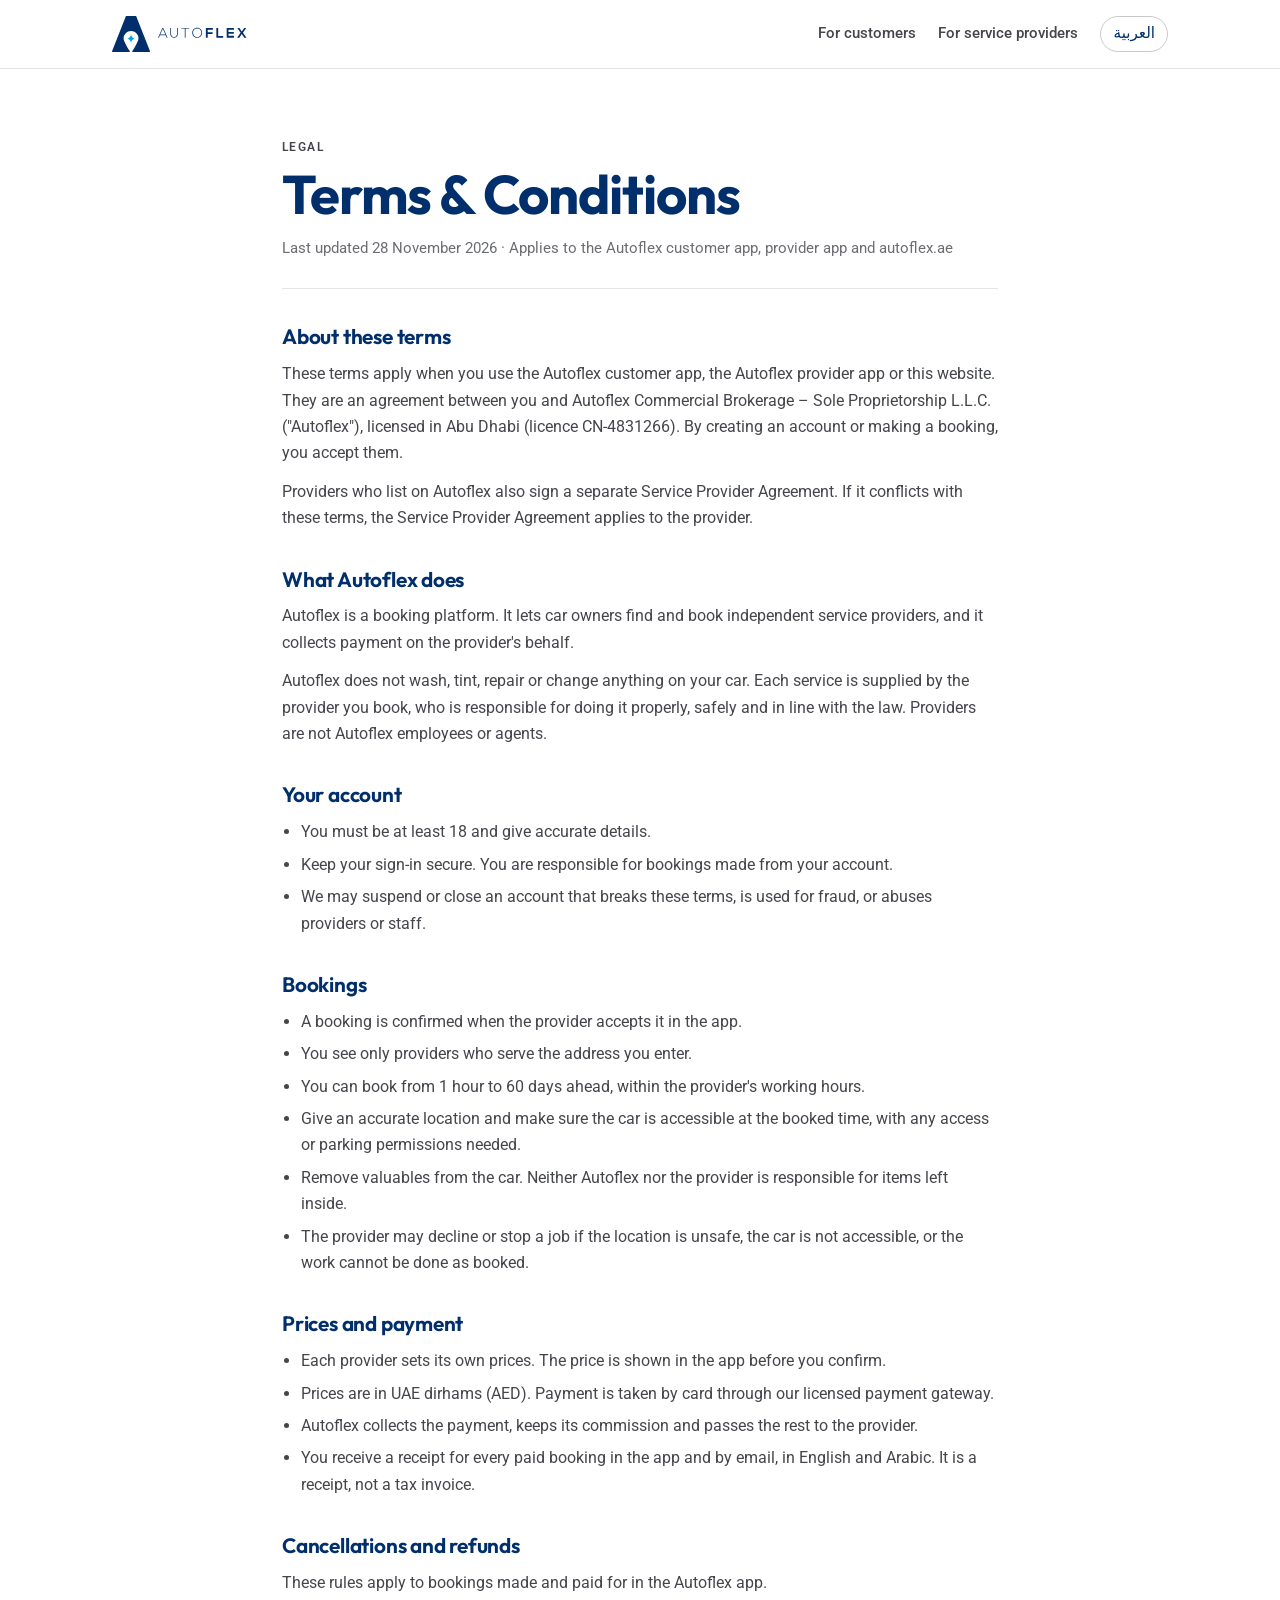
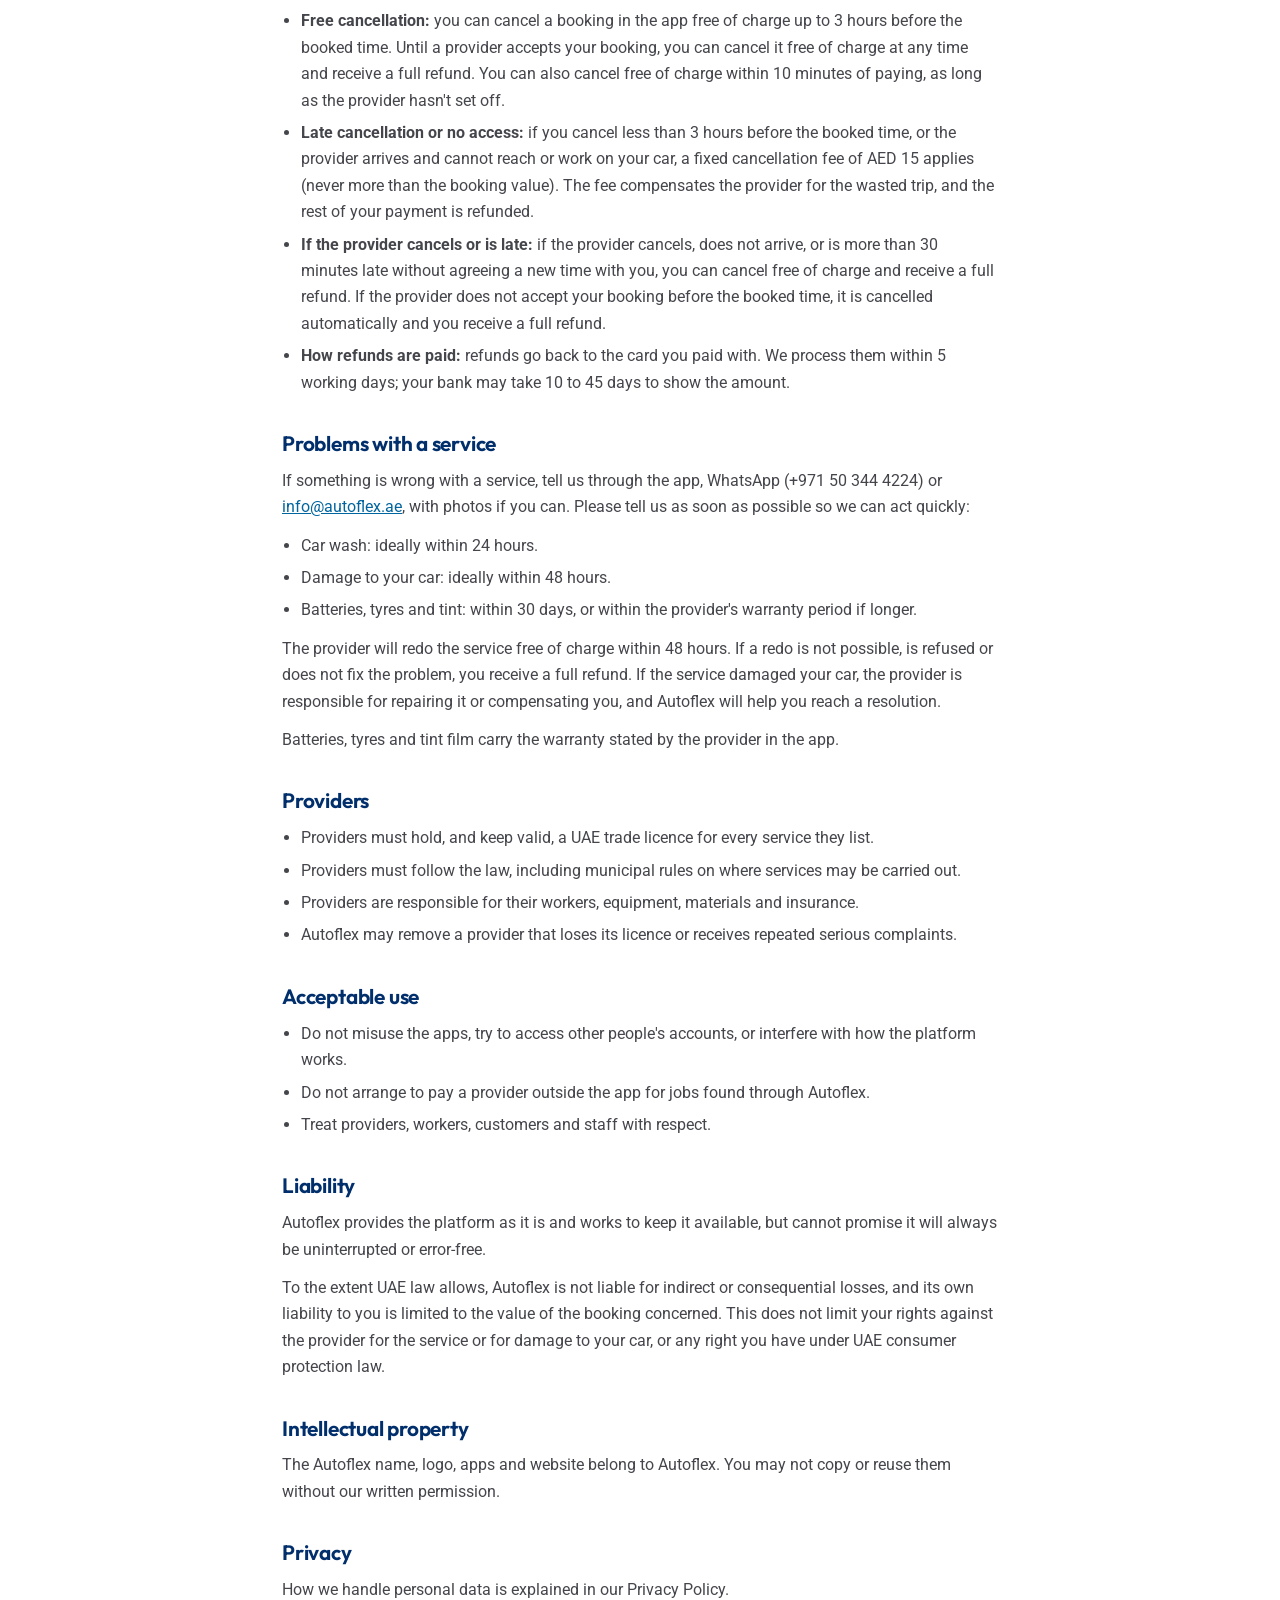
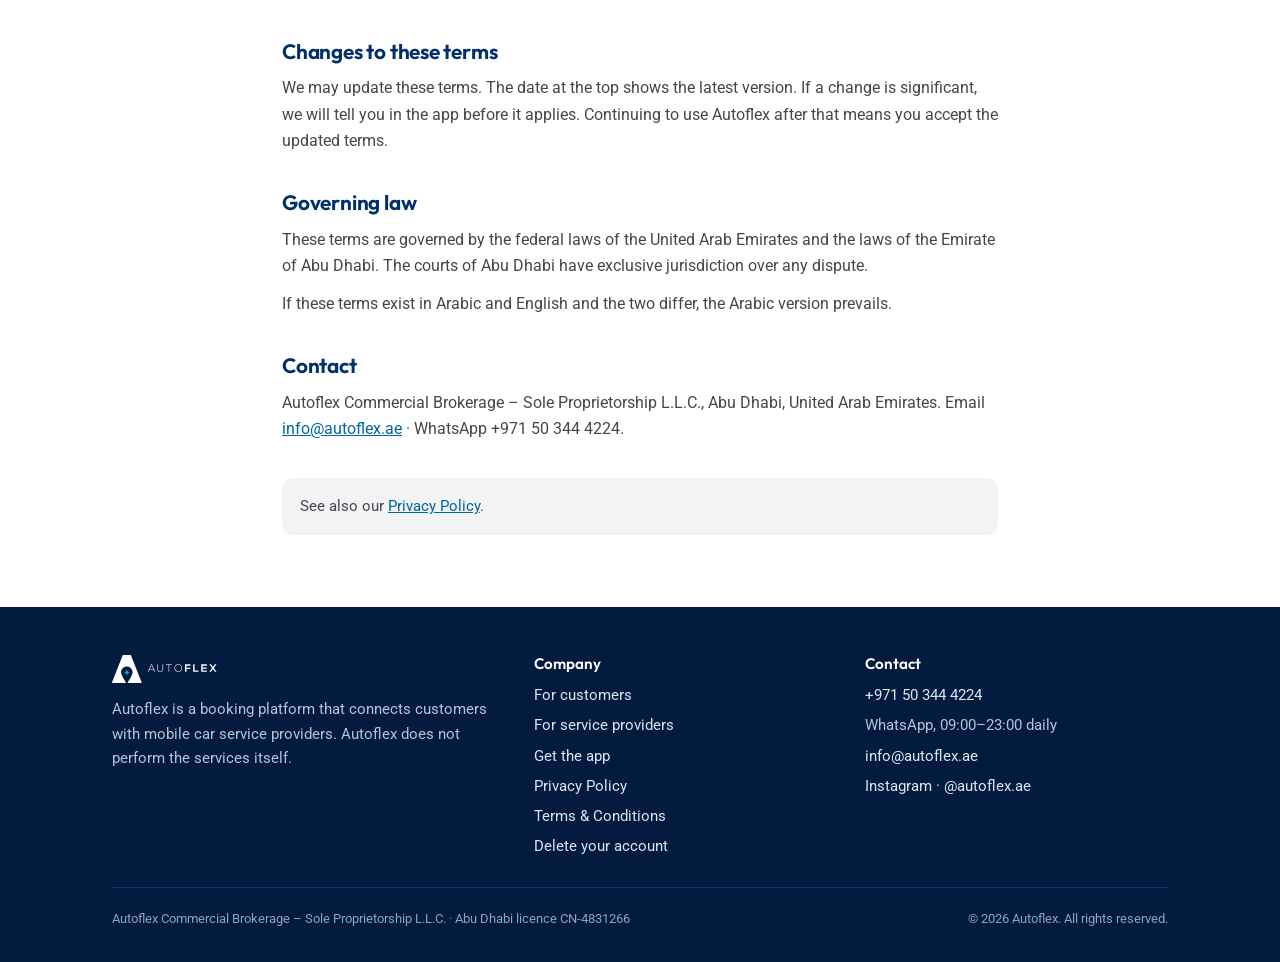
<file: terms-conditions/index.html>
<!doctype html>
<html lang="en" dir="ltr">
<head>
<meta charset="utf-8">
<meta name="viewport" content="width=device-width, initial-scale=1, viewport-fit=cover">
<title>Terms &amp; Conditions — Autoflex</title>
<meta name="description" content="The terms that apply when you use the Autoflex apps and website.">
<link rel="canonical" href="https://www.autoflex.ae/terms-conditions/">
<link rel="alternate" hreflang="en" href="https://www.autoflex.ae/terms-conditions/">
<link rel="alternate" hreflang="ar" href="https://www.autoflex.ae/ar/terms-conditions/">
<meta property="og:title" content="Terms &amp; Conditions — Autoflex">
<meta property="og:description" content="The terms that apply when you use the Autoflex apps and website.">
<meta property="og:url" content="https://www.autoflex.ae/terms-conditions/">
<meta property="og:type" content="website">
<meta property="og:site_name" content="Autoflex">
<meta name="theme-color" content="#002F6C">
<link rel="icon" href="../assets/favicon.svg" type="image/svg+xml">
<script>(function(r){r.classList.add("js");setTimeout(function(){if(!r.classList.contains("rv"))r.classList.remove("js")},2500)})(document.documentElement)</script>
<link rel="preconnect" href="https://fonts.googleapis.com"><link rel="preconnect" href="https://fonts.gstatic.com" crossorigin><link rel="stylesheet" href="https://fonts.googleapis.com/css2?family=IBM+Plex+Sans+Arabic:wght@400;500;600;700&family=Outfit:wght@500;600;700&family=Roboto:wght@400;500;600&display=swap">
<link rel="stylesheet" href="../assets/site.css">
<script src="../assets/site.js" defer></script>
</head>
<body>
<header class="site-head">
 <div class="wrap">
  <a class="brand" href="../"><svg class="logo" role="img" aria-label="Autoflex" viewBox="0 0 374 100" fill="none" xmlns="http://www.w3.org/2000/svg">
<path d="M152.16 60.1899L149.16 53.5399H133.05L130.12 60.1899H127.88L140 33.1899H142.3L154.42 60.1899H152.16ZM148.38 51.61L141.12 35.17L133.86 51.61H148.38Z" fill="var(--logo)"/>
<path d="M182.69 33.16V49.95C182.69 64.08 162 64.12 162 49.95V33.16H164.05V49.95C164.05 61.58 180.65 61.54 180.65 49.95V33.16H182.69Z" fill="var(--logo)"/>
<path d="M202.22 35.05H192.45V33.2H214.07V35.05H204.3V60.1899H202.22V35.05Z" fill="var(--logo)"/>
<path d="M250.3 46.71C250.3 53.82 245.74 60.65 236.67 60.65C227.6 60.65 223.04 53.78 223.04 46.65C223.04 39.52 227.56 32.75 236.67 32.75C245.78 32.75 250.3 39.41 250.3 46.71ZM225.09 46.71C225.09 52.81 228.99 58.76 236.67 58.76C244.35 58.76 248.3 52.77 248.3 46.67C248.3 40.57 244.44 34.67 236.68 34.67C228.92 34.67 225.03 40.3 225.07 46.67L225.09 46.71Z" fill="var(--logo)"/>
<path d="M260.81 60.1899V33.1899H280.23V38.09H265.9V45.46H279.45V50.18H265.9V60.18L260.81 60.1899Z" fill="var(--logo)"/>
<path d="M295.01 33.16V55.47H308.9V60.19H289.9V33.19L295.01 33.16Z" fill="var(--logo)"/>
<path d="M338.81 60.1899H318.58V33.1899H338.81V38.1299H323.64V44.3499H338.3V49.0999H323.64V55.2H338.81V60.1899Z" fill="var(--logo)"/>
<path d="M367.3 33.16H372.9V33.39L363.75 46.52L373.17 60.03V60.19H367.46L360.54 50.03L353.63 60.19H347.92V60.03L357.3 46.52L348.19 33.39V33.16H353.79L360.54 43.24L367.3 33.16Z" fill="var(--logo)"/>
<path d="M104 100H57.9997C57.6811 100.002 57.3681 99.9167 57.0944 99.7538C56.8206 99.5908 56.5966 99.3562 56.4463 99.0753C56.2961 98.7944 56.2254 98.4778 56.2418 98.1597C56.2583 97.8415 56.3613 97.5339 56.5397 97.27C67.3497 81.11 73.5397 68.45 73.5397 62.54C73.6002 59.7933 73.1114 57.0621 72.1021 54.5068C71.0928 51.9516 69.5832 49.6236 67.662 47.6597C65.7408 45.6957 63.4467 44.1353 60.9142 43.0699C58.3818 42.0046 55.6621 41.4558 52.9147 41.4558C50.1673 41.4558 47.4476 42.0046 44.9151 43.0699C42.3827 44.1353 40.0886 45.6957 38.1674 47.6597C36.2462 49.6236 34.7366 51.9516 33.7273 54.5068C32.7179 57.0621 32.2292 59.7933 32.2897 62.54C32.2897 68.47 38.4897 81.13 49.2897 97.27C49.4681 97.5339 49.571 97.8415 49.5875 98.1597C49.6039 98.4778 49.5332 98.7944 49.383 99.0753C49.2328 99.3562 49.0087 99.5908 48.735 99.7538C48.4613 99.9167 48.1482 100.002 47.8297 100H1.75967C1.47328 100.001 1.19109 99.9311 0.938146 99.7968C0.685203 99.6624 0.469331 99.4677 0.309675 99.23C0.14718 98.9945 0.0448939 98.7228 0.01177 98.4386C-0.0213539 98.1545 0.0156926 97.8665 0.119673 97.6L38.1797 1.10999C38.3083 0.782572 38.5327 0.501535 38.8234 0.303528C39.1142 0.105522 39.4579 -0.000246277 39.8097 4.30608e-07H65.9497C66.3015 -0.000246277 66.6452 0.105522 66.9359 0.303528C67.2267 0.501535 67.451 0.782572 67.5797 1.10999L105.63 97.6C105.737 97.8649 105.777 98.152 105.747 98.4361C105.718 98.7203 105.619 98.9928 105.46 99.23C105.297 99.4667 105.079 99.6603 104.824 99.7944C104.57 99.9285 104.287 99.9991 104 100Z" fill="var(--logo)"/>
<path d="M52.9096 75.56C52.9096 73.8478 52.5714 72.1524 51.9143 70.5712C51.2573 68.99 50.2943 67.5543 49.0808 66.3463C47.8673 65.1384 46.4271 64.1821 44.8429 63.5323C43.2588 62.8825 41.5618 62.5521 39.8496 62.56C41.5618 62.5679 43.2588 62.2375 44.8429 61.5877C46.4271 60.9379 47.8673 59.9816 49.0808 58.7737C50.2943 57.5657 51.2573 56.1299 51.9143 54.5488C52.5714 52.9676 52.9096 51.2722 52.9096 49.56C52.9096 51.2672 53.2459 52.9576 53.8992 54.5349C54.5525 56.1121 55.5101 57.5452 56.7172 58.7524C57.9244 59.9595 59.3575 60.9171 60.9347 61.5704C62.512 62.2237 64.2024 62.56 65.9096 62.56C62.4618 62.56 59.1552 63.9296 56.7172 66.3676C54.2793 68.8056 52.9096 72.1122 52.9096 75.56Z" fill="#00A9DF"/>
</svg>
</a>
  <nav class="nav" aria-label="Main">
   <a class="hide-sm" href="../#how-it-works">For customers</a>
   <a href="../providers/"><span class="nav-long">For service providers</span><span class="nav-short" data-xs="Providers">Service providers</span></a>
   <a class="lang" href="../ar/terms-conditions/" hreflang="ar" lang="ar">العربية</a>
  </nav>
 </div>
</header>
<main>
<article class="legal"><div class="wrap"><header><p class="eyebrow">Legal</p><h1>Terms & Conditions</h1><p class="meta">Last updated 28 November 2026 · Applies to the Autoflex customer app, provider app and autoflex.ae</p></header>
<h2>About these terms</h2>
<p>These terms apply when you use the Autoflex customer app, the Autoflex provider app or this website. They are an agreement between you and Autoflex Commercial Brokerage – Sole Proprietorship L.L.C. ("Autoflex"), licensed in Abu Dhabi (licence CN-4831266). By creating an account or making a booking, you accept them.</p>
<p>Providers who list on Autoflex also sign a separate Service Provider Agreement. If it conflicts with these terms, the Service Provider Agreement applies to the provider.</p>
<h2>What Autoflex does</h2>
<p>Autoflex is a booking platform. It lets car owners find and book independent service providers, and it collects payment on the provider's behalf.</p>
<p>Autoflex does not wash, tint, repair or change anything on your car. Each service is supplied by the provider you book, who is responsible for doing it properly, safely and in line with the law. Providers are not Autoflex employees or agents.</p>
<h2>Your account</h2>
<ul><li>You must be at least 18 and give accurate details.</li><li>Keep your sign-in secure. You are responsible for bookings made from your account.</li><li>We may suspend or close an account that breaks these terms, is used for fraud, or abuses providers or staff.</li></ul>
<h2>Bookings</h2>
<ul><li>A booking is confirmed when the provider accepts it in the app.</li><li>You see only providers who serve the address you enter.</li><li>You can book from 1 hour to 60 days ahead, within the provider's working hours.</li><li>Give an accurate location and make sure the car is accessible at the booked time, with any access or parking permissions needed.</li><li>Remove valuables from the car. Neither Autoflex nor the provider is responsible for items left inside.</li><li>The provider may decline or stop a job if the location is unsafe, the car is not accessible, or the work cannot be done as booked.</li></ul>
<h2>Prices and payment</h2>
<ul><li>Each provider sets its own prices. The price is shown in the app before you confirm.</li><li>Prices are in UAE dirhams (AED). Payment is taken by card through our licensed payment gateway.</li><li>Autoflex collects the payment, keeps its commission and passes the rest to the provider.</li><li>You receive a receipt for every paid booking in the app and by email, in English and Arabic. It is a receipt, not a tax invoice.</li></ul>
<h2>Cancellations and refunds</h2>
<p>These rules apply to bookings made and paid for in the Autoflex app.</p>
<ul><li><strong>Free cancellation:</strong> you can cancel a booking in the app free of charge up to 3 hours before the booked time. Until a provider accepts your booking, you can cancel it free of charge at any time and receive a full refund. You can also cancel free of charge within 10 minutes of paying, as long as the provider hasn't set off.</li><li><strong>Late cancellation or no access:</strong> if you cancel less than 3 hours before the booked time, or the provider arrives and cannot reach or work on your car, a fixed cancellation fee of AED 15 applies (never more than the booking value). The fee compensates the provider for the wasted trip, and the rest of your payment is refunded.</li><li><strong>If the provider cancels or is late:</strong> if the provider cancels, does not arrive, or is more than 30 minutes late without agreeing a new time with you, you can cancel free of charge and receive a full refund. If the provider does not accept your booking before the booked time, it is cancelled automatically and you receive a full refund.</li><li><strong>How refunds are paid:</strong> refunds go back to the card you paid with. We process them within 5 working days; your bank may take 10 to 45 days to show the amount.</li></ul>
<h2>Problems with a service</h2>
<p>If something is wrong with a service, tell us through the app, WhatsApp (<span class="ltr">+971 50 344 4224</span>) or <a href="mailto:info@autoflex.ae">info@autoflex.ae</a>, with photos if you can. Please tell us as soon as possible so we can act quickly:</p>
<ul><li>Car wash: ideally within 24 hours.</li><li>Damage to your car: ideally within 48 hours.</li><li>Batteries, tyres and tint: within 30 days, or within the provider's warranty period if longer.</li></ul>
<p>The provider will redo the service free of charge within 48 hours. If a redo is not possible, is refused or does not fix the problem, you receive a full refund. If the service damaged your car, the provider is responsible for repairing it or compensating you, and Autoflex will help you reach a resolution.</p>
<p>Batteries, tyres and tint film carry the warranty stated by the provider in the app.</p>
<h2>Providers</h2>
<ul><li>Providers must hold, and keep valid, a UAE trade licence for every service they list.</li><li>Providers must follow the law, including municipal rules on where services may be carried out.</li><li>Providers are responsible for their workers, equipment, materials and insurance.</li><li>Autoflex may remove a provider that loses its licence or receives repeated serious complaints.</li></ul>
<h2>Acceptable use</h2>
<ul><li>Do not misuse the apps, try to access other people's accounts, or interfere with how the platform works.</li><li>Do not arrange to pay a provider outside the app for jobs found through Autoflex.</li><li>Treat providers, workers, customers and staff with respect.</li></ul>
<h2>Liability</h2>
<p>Autoflex provides the platform as it is and works to keep it available, but cannot promise it will always be uninterrupted or error-free.</p>
<p>To the extent UAE law allows, Autoflex is not liable for indirect or consequential losses, and its own liability to you is limited to the value of the booking concerned. This does not limit your rights against the provider for the service or for damage to your car, or any right you have under UAE consumer protection law.</p>
<h2>Intellectual property</h2>
<p>The Autoflex name, logo, apps and website belong to Autoflex. You may not copy or reuse them without our written permission.</p>
<h2>Privacy</h2>
<p>How we handle personal data is explained in our Privacy Policy.</p>
<h2>Changes to these terms</h2>
<p>We may update these terms. The date at the top shows the latest version. If a change is significant, we will tell you in the app before it applies. Continuing to use Autoflex after that means you accept the updated terms.</p>
<h2>Governing law</h2>
<p>These terms are governed by the federal laws of the United Arab Emirates and the laws of the Emirate of Abu Dhabi. The courts of Abu Dhabi have exclusive jurisdiction over any dispute.</p>
<p>If these terms exist in Arabic and English and the two differ, the Arabic version prevails.</p>
<h2>Contact</h2>
<p>Autoflex Commercial Brokerage – Sole Proprietorship L.L.C., Abu Dhabi, United Arab Emirates. Email <a href="mailto:info@autoflex.ae">info@autoflex.ae</a> · WhatsApp <span class="ltr">+971 50 344 4224</span>.</p>
<p class="note" style="margin-top:36px">See also our <a href="../privacy-policy/">Privacy Policy</a>.</p>
</div></article>
</main>
<footer class="site-foot">
 <div class="wrap">
  <div class="foot-top">
   <div style="display:grid;gap:14px;align-content:start">
    <svg class="logo" role="img" aria-label="Autoflex" viewBox="0 0 374 100" fill="none" xmlns="http://www.w3.org/2000/svg">
<path d="M152.16 60.1899L149.16 53.5399H133.05L130.12 60.1899H127.88L140 33.1899H142.3L154.42 60.1899H152.16ZM148.38 51.61L141.12 35.17L133.86 51.61H148.38Z" fill="#FFFFFF"/>
<path d="M182.69 33.16V49.95C182.69 64.08 162 64.12 162 49.95V33.16H164.05V49.95C164.05 61.58 180.65 61.54 180.65 49.95V33.16H182.69Z" fill="#FFFFFF"/>
<path d="M202.22 35.05H192.45V33.2H214.07V35.05H204.3V60.1899H202.22V35.05Z" fill="#FFFFFF"/>
<path d="M250.3 46.71C250.3 53.82 245.74 60.65 236.67 60.65C227.6 60.65 223.04 53.78 223.04 46.65C223.04 39.52 227.56 32.75 236.67 32.75C245.78 32.75 250.3 39.41 250.3 46.71ZM225.09 46.71C225.09 52.81 228.99 58.76 236.67 58.76C244.35 58.76 248.3 52.77 248.3 46.67C248.3 40.57 244.44 34.67 236.68 34.67C228.92 34.67 225.03 40.3 225.07 46.67L225.09 46.71Z" fill="#FFFFFF"/>
<path d="M260.81 60.1899V33.1899H280.23V38.09H265.9V45.46H279.45V50.18H265.9V60.18L260.81 60.1899Z" fill="#FFFFFF"/>
<path d="M295.01 33.16V55.47H308.9V60.19H289.9V33.19L295.01 33.16Z" fill="#FFFFFF"/>
<path d="M338.81 60.1899H318.58V33.1899H338.81V38.1299H323.64V44.3499H338.3V49.0999H323.64V55.2H338.81V60.1899Z" fill="#FFFFFF"/>
<path d="M367.3 33.16H372.9V33.39L363.75 46.52L373.17 60.03V60.19H367.46L360.54 50.03L353.63 60.19H347.92V60.03L357.3 46.52L348.19 33.39V33.16H353.79L360.54 43.24L367.3 33.16Z" fill="#FFFFFF"/>
<path d="M104 100H57.9997C57.6811 100.002 57.3681 99.9167 57.0944 99.7538C56.8206 99.5908 56.5966 99.3562 56.4463 99.0753C56.2961 98.7944 56.2254 98.4778 56.2418 98.1597C56.2583 97.8415 56.3613 97.5339 56.5397 97.27C67.3497 81.11 73.5397 68.45 73.5397 62.54C73.6002 59.7933 73.1114 57.0621 72.1021 54.5068C71.0928 51.9516 69.5832 49.6236 67.662 47.6597C65.7408 45.6957 63.4467 44.1353 60.9142 43.0699C58.3818 42.0046 55.6621 41.4558 52.9147 41.4558C50.1673 41.4558 47.4476 42.0046 44.9151 43.0699C42.3827 44.1353 40.0886 45.6957 38.1674 47.6597C36.2462 49.6236 34.7366 51.9516 33.7273 54.5068C32.7179 57.0621 32.2292 59.7933 32.2897 62.54C32.2897 68.47 38.4897 81.13 49.2897 97.27C49.4681 97.5339 49.571 97.8415 49.5875 98.1597C49.6039 98.4778 49.5332 98.7944 49.383 99.0753C49.2328 99.3562 49.0087 99.5908 48.735 99.7538C48.4613 99.9167 48.1482 100.002 47.8297 100H1.75967C1.47328 100.001 1.19109 99.9311 0.938146 99.7968C0.685203 99.6624 0.469331 99.4677 0.309675 99.23C0.14718 98.9945 0.0448939 98.7228 0.01177 98.4386C-0.0213539 98.1545 0.0156926 97.8665 0.119673 97.6L38.1797 1.10999C38.3083 0.782572 38.5327 0.501535 38.8234 0.303528C39.1142 0.105522 39.4579 -0.000246277 39.8097 4.30608e-07H65.9497C66.3015 -0.000246277 66.6452 0.105522 66.9359 0.303528C67.2267 0.501535 67.451 0.782572 67.5797 1.10999L105.63 97.6C105.737 97.8649 105.777 98.152 105.747 98.4361C105.718 98.7203 105.619 98.9928 105.46 99.23C105.297 99.4667 105.079 99.6603 104.824 99.7944C104.57 99.9285 104.287 99.9991 104 100Z" fill="#FFFFFF"/>
<path d="M52.9096 75.56C52.9096 73.8478 52.5714 72.1524 51.9143 70.5712C51.2573 68.99 50.2943 67.5543 49.0808 66.3463C47.8673 65.1384 46.4271 64.1821 44.8429 63.5323C43.2588 62.8825 41.5618 62.5521 39.8496 62.56C41.5618 62.5679 43.2588 62.2375 44.8429 61.5877C46.4271 60.9379 47.8673 59.9816 49.0808 58.7737C50.2943 57.5657 51.2573 56.1299 51.9143 54.5488C52.5714 52.9676 52.9096 51.2722 52.9096 49.56C52.9096 51.2672 53.2459 52.9576 53.8992 54.5349C54.5525 56.1121 55.5101 57.5452 56.7172 58.7524C57.9244 59.9595 59.3575 60.9171 60.9347 61.5704C62.512 62.2237 64.2024 62.56 65.9096 62.56C62.4618 62.56 59.1552 63.9296 56.7172 66.3676C54.2793 68.8056 52.9096 72.1122 52.9096 75.56Z" fill="#00A9DF"/>
</svg>

    <p>Autoflex is a booking platform that connects customers with mobile car service providers. Autoflex does not perform the services itself.</p>
   </div>
   <div>
    <h3>Company</h3>
    <ul>
     <li><a href="../">For customers</a></li>
     <li><a href="../providers/">For service providers</a></li>
     <li><a href="../#get-the-app">Get the app</a></li>
     <li><a href="../privacy-policy/">Privacy Policy</a></li>
     <li><a href="../terms-conditions/">Terms & Conditions</a></li>
     <li><a href="../delete-account/">Delete your account</a></li>
    </ul>
   </div>
   <div>
    <h3>Contact</h3>
    <ul>
     <li><a href="https://wa.me/971503444224?text=Hello%20Autoflex" rel="noopener"><span class="ltr">+971 50 344 4224</span></a></li>
     <li>WhatsApp, 09:00–23:00 daily</li>
     <li><a href="mailto:info@autoflex.ae">info@autoflex.ae</a></li>
     <li><a href="https://www.instagram.com/autoflex.ae" rel="noopener">Instagram · @autoflex.ae</a></li>
    </ul>
   </div>
  </div>
  <div class="foot-legal"><span>Autoflex Commercial Brokerage – Sole Proprietorship L.L.C. · Abu Dhabi licence CN-4831266</span><span>© 2026 Autoflex. All rights reserved.</span></div>
 </div>
</footer>
</body>
</html>
</file>
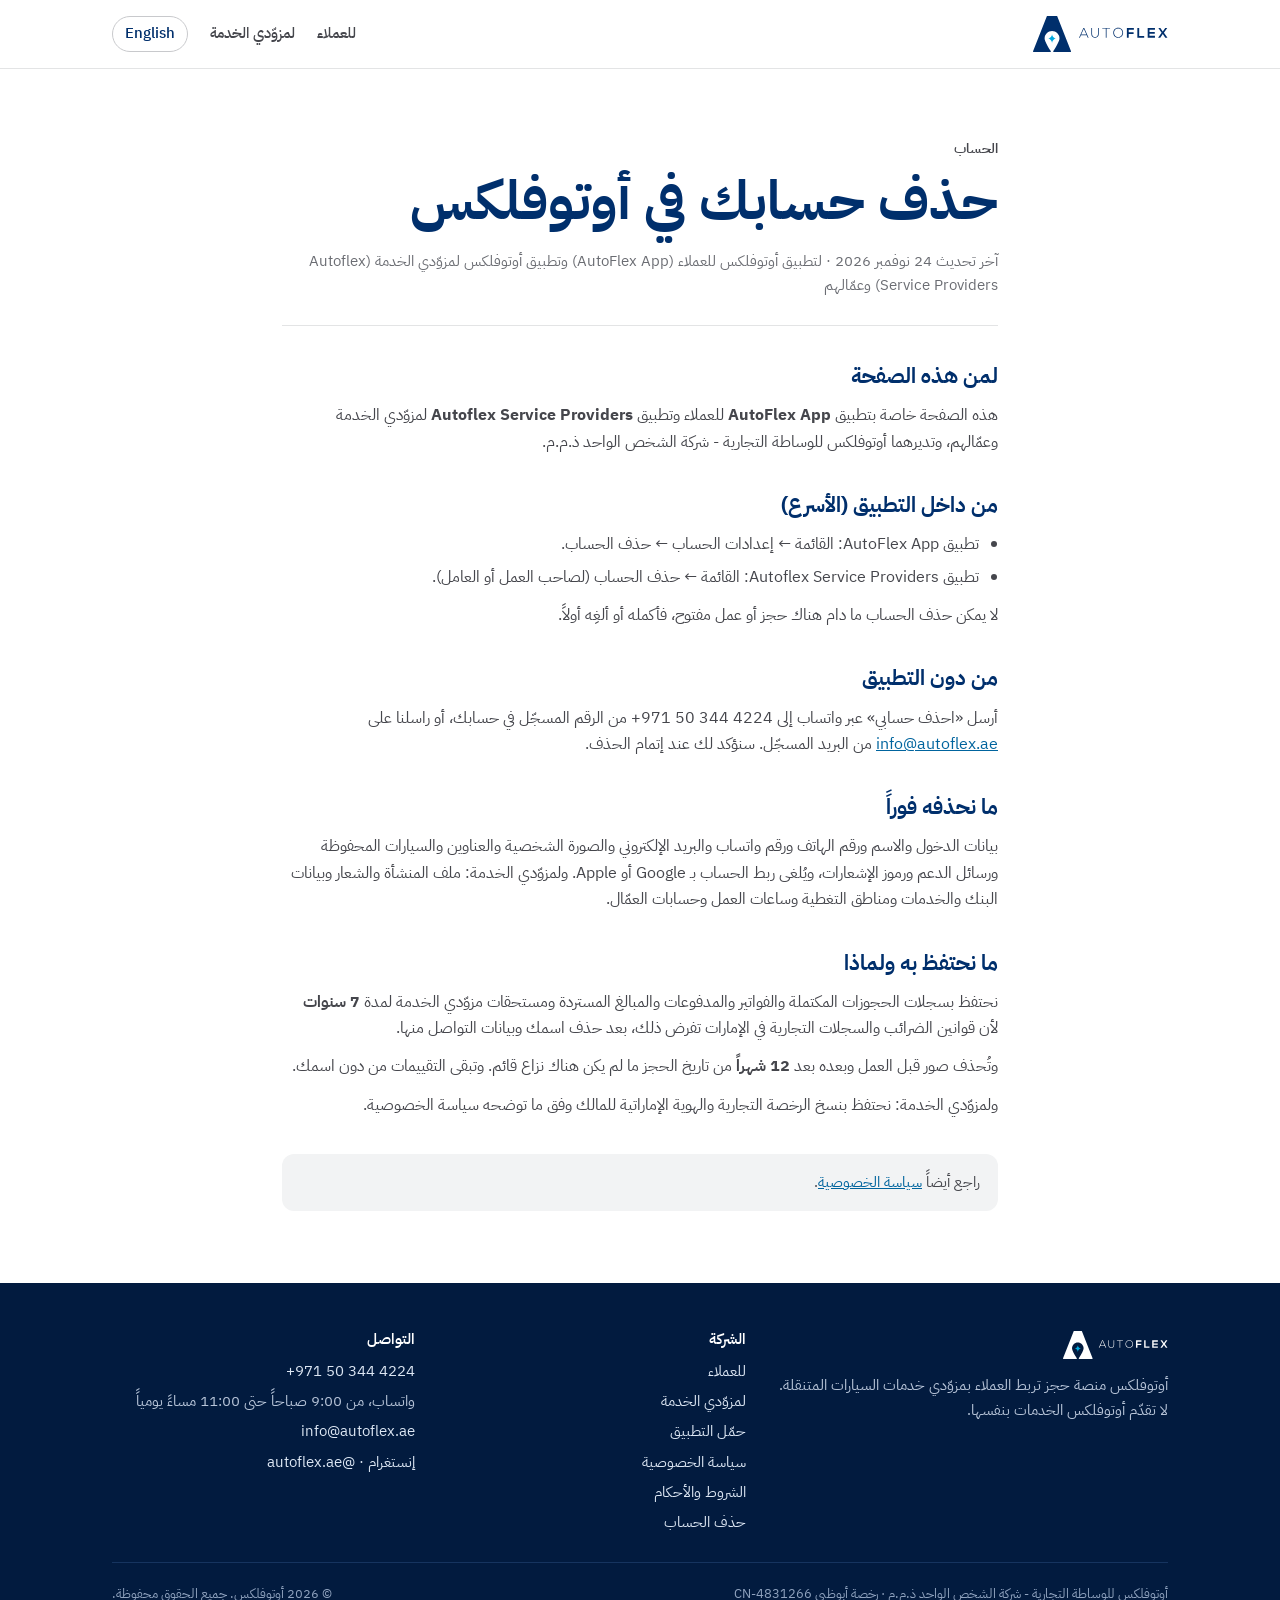
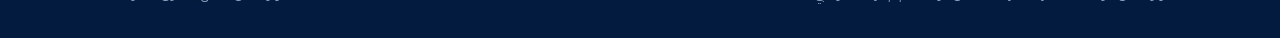
<file: ar/delete-account/index.html>
<!doctype html>
<html lang="ar" dir="rtl">
<head>
<meta charset="utf-8">
<meta name="viewport" content="width=device-width, initial-scale=1, viewport-fit=cover">
<title>حذف الحساب — أوتوفلكس</title>
<meta name="description" content="كيف تحذف حسابك في AutoFlex App أو Autoflex Service Providers، وما الذي نحذفه وما الذي نحتفظ به.">
<link rel="canonical" href="https://www.autoflex.ae/ar/delete-account/">
<link rel="alternate" hreflang="en" href="https://www.autoflex.ae/delete-account/">
<link rel="alternate" hreflang="ar" href="https://www.autoflex.ae/ar/delete-account/">
<meta property="og:title" content="حذف الحساب — أوتوفلكس">
<meta property="og:description" content="كيف تحذف حسابك في AutoFlex App أو Autoflex Service Providers، وما الذي نحذفه وما الذي نحتفظ به.">
<meta property="og:url" content="https://www.autoflex.ae/ar/delete-account/">
<meta property="og:type" content="website">
<meta property="og:site_name" content="Autoflex">
<meta name="theme-color" content="#002F6C">
<link rel="icon" href="../../assets/favicon.svg" type="image/svg+xml">
<script>(function(r){r.classList.add("js");setTimeout(function(){if(!r.classList.contains("rv"))r.classList.remove("js")},2500)})(document.documentElement)</script>
<link rel="preconnect" href="https://fonts.googleapis.com"><link rel="preconnect" href="https://fonts.gstatic.com" crossorigin><link rel="stylesheet" href="https://fonts.googleapis.com/css2?family=IBM+Plex+Sans+Arabic:wght@400;500;600;700&family=Outfit:wght@500;600;700&family=Roboto:wght@400;500;600&display=swap">
<link rel="stylesheet" href="../../assets/site.css">
<script src="../../assets/site.js" defer></script>
</head>
<body>
<header class="site-head">
 <div class="wrap">
  <a class="brand" href="../../ar/"><svg class="logo" role="img" aria-label="Autoflex" viewBox="0 0 374 100" fill="none" xmlns="http://www.w3.org/2000/svg">
<path d="M152.16 60.1899L149.16 53.5399H133.05L130.12 60.1899H127.88L140 33.1899H142.3L154.42 60.1899H152.16ZM148.38 51.61L141.12 35.17L133.86 51.61H148.38Z" fill="var(--logo)"/>
<path d="M182.69 33.16V49.95C182.69 64.08 162 64.12 162 49.95V33.16H164.05V49.95C164.05 61.58 180.65 61.54 180.65 49.95V33.16H182.69Z" fill="var(--logo)"/>
<path d="M202.22 35.05H192.45V33.2H214.07V35.05H204.3V60.1899H202.22V35.05Z" fill="var(--logo)"/>
<path d="M250.3 46.71C250.3 53.82 245.74 60.65 236.67 60.65C227.6 60.65 223.04 53.78 223.04 46.65C223.04 39.52 227.56 32.75 236.67 32.75C245.78 32.75 250.3 39.41 250.3 46.71ZM225.09 46.71C225.09 52.81 228.99 58.76 236.67 58.76C244.35 58.76 248.3 52.77 248.3 46.67C248.3 40.57 244.44 34.67 236.68 34.67C228.92 34.67 225.03 40.3 225.07 46.67L225.09 46.71Z" fill="var(--logo)"/>
<path d="M260.81 60.1899V33.1899H280.23V38.09H265.9V45.46H279.45V50.18H265.9V60.18L260.81 60.1899Z" fill="var(--logo)"/>
<path d="M295.01 33.16V55.47H308.9V60.19H289.9V33.19L295.01 33.16Z" fill="var(--logo)"/>
<path d="M338.81 60.1899H318.58V33.1899H338.81V38.1299H323.64V44.3499H338.3V49.0999H323.64V55.2H338.81V60.1899Z" fill="var(--logo)"/>
<path d="M367.3 33.16H372.9V33.39L363.75 46.52L373.17 60.03V60.19H367.46L360.54 50.03L353.63 60.19H347.92V60.03L357.3 46.52L348.19 33.39V33.16H353.79L360.54 43.24L367.3 33.16Z" fill="var(--logo)"/>
<path d="M104 100H57.9997C57.6811 100.002 57.3681 99.9167 57.0944 99.7538C56.8206 99.5908 56.5966 99.3562 56.4463 99.0753C56.2961 98.7944 56.2254 98.4778 56.2418 98.1597C56.2583 97.8415 56.3613 97.5339 56.5397 97.27C67.3497 81.11 73.5397 68.45 73.5397 62.54C73.6002 59.7933 73.1114 57.0621 72.1021 54.5068C71.0928 51.9516 69.5832 49.6236 67.662 47.6597C65.7408 45.6957 63.4467 44.1353 60.9142 43.0699C58.3818 42.0046 55.6621 41.4558 52.9147 41.4558C50.1673 41.4558 47.4476 42.0046 44.9151 43.0699C42.3827 44.1353 40.0886 45.6957 38.1674 47.6597C36.2462 49.6236 34.7366 51.9516 33.7273 54.5068C32.7179 57.0621 32.2292 59.7933 32.2897 62.54C32.2897 68.47 38.4897 81.13 49.2897 97.27C49.4681 97.5339 49.571 97.8415 49.5875 98.1597C49.6039 98.4778 49.5332 98.7944 49.383 99.0753C49.2328 99.3562 49.0087 99.5908 48.735 99.7538C48.4613 99.9167 48.1482 100.002 47.8297 100H1.75967C1.47328 100.001 1.19109 99.9311 0.938146 99.7968C0.685203 99.6624 0.469331 99.4677 0.309675 99.23C0.14718 98.9945 0.0448939 98.7228 0.01177 98.4386C-0.0213539 98.1545 0.0156926 97.8665 0.119673 97.6L38.1797 1.10999C38.3083 0.782572 38.5327 0.501535 38.8234 0.303528C39.1142 0.105522 39.4579 -0.000246277 39.8097 4.30608e-07H65.9497C66.3015 -0.000246277 66.6452 0.105522 66.9359 0.303528C67.2267 0.501535 67.451 0.782572 67.5797 1.10999L105.63 97.6C105.737 97.8649 105.777 98.152 105.747 98.4361C105.718 98.7203 105.619 98.9928 105.46 99.23C105.297 99.4667 105.079 99.6603 104.824 99.7944C104.57 99.9285 104.287 99.9991 104 100Z" fill="var(--logo)"/>
<path d="M52.9096 75.56C52.9096 73.8478 52.5714 72.1524 51.9143 70.5712C51.2573 68.99 50.2943 67.5543 49.0808 66.3463C47.8673 65.1384 46.4271 64.1821 44.8429 63.5323C43.2588 62.8825 41.5618 62.5521 39.8496 62.56C41.5618 62.5679 43.2588 62.2375 44.8429 61.5877C46.4271 60.9379 47.8673 59.9816 49.0808 58.7737C50.2943 57.5657 51.2573 56.1299 51.9143 54.5488C52.5714 52.9676 52.9096 51.2722 52.9096 49.56C52.9096 51.2672 53.2459 52.9576 53.8992 54.5349C54.5525 56.1121 55.5101 57.5452 56.7172 58.7524C57.9244 59.9595 59.3575 60.9171 60.9347 61.5704C62.512 62.2237 64.2024 62.56 65.9096 62.56C62.4618 62.56 59.1552 63.9296 56.7172 66.3676C54.2793 68.8056 52.9096 72.1122 52.9096 75.56Z" fill="#00A9DF"/>
</svg>
</a>
  <nav class="nav" aria-label="القائمة الرئيسية">
   <a class="hide-sm" href="../../ar/#how-it-works">للعملاء</a>
   <a href="../../ar/providers/"><span class="nav-long">لمزوّدي الخدمة</span><span class="nav-short" data-xs="المزوّدون">مزوّدو الخدمة</span></a>
   <a class="lang" href="../../delete-account/" hreflang="en" lang="en">English</a>
  </nav>
 </div>
</header>
<main>
<article class="legal"><div class="wrap"><header><p class="eyebrow">الحساب</p><h1>حذف حسابك في أوتوفلكس</h1><p class="meta">آخر تحديث 24 نوفمبر 2026 · لتطبيق أوتوفلكس للعملاء (AutoFlex App) وتطبيق أوتوفلكس لمزوّدي الخدمة (Autoflex Service Providers) وعمّالهم</p></header>
<h2>لمن هذه الصفحة</h2>
<p>هذه الصفحة خاصة بتطبيق <strong>AutoFlex App</strong> للعملاء وتطبيق <strong>Autoflex Service Providers</strong> لمزوّدي الخدمة وعمّالهم، وتديرهما أوتوفلكس للوساطة التجارية - شركة الشخص الواحد ذ.م.م.</p>
<h2>من داخل التطبيق (الأسرع)</h2>
<ul><li>تطبيق AutoFlex App: القائمة ← إعدادات الحساب ← حذف الحساب.</li><li>تطبيق Autoflex Service Providers: القائمة ← حذف الحساب (لصاحب العمل أو العامل).</li></ul>
<p>لا يمكن حذف الحساب ما دام هناك حجز أو عمل مفتوح، فأكمله أو ألغِه أولاً.</p>
<h2>من دون التطبيق</h2>
<p>أرسل «احذف حسابي» عبر واتساب إلى <span class="ltr">+971 50 344 4224</span> من الرقم المسجّل في حسابك، أو راسلنا على <a href="mailto:info@autoflex.ae">info@autoflex.ae</a> من البريد المسجّل. سنؤكد لك عند إتمام الحذف.</p>
<h2>ما نحذفه فوراً</h2>
<p>بيانات الدخول والاسم ورقم الهاتف ورقم واتساب والبريد الإلكتروني والصورة الشخصية والعناوين والسيارات المحفوظة ورسائل الدعم ورموز الإشعارات، ويُلغى ربط الحساب بـ Google أو Apple. ولمزوّدي الخدمة: ملف المنشأة والشعار وبيانات البنك والخدمات ومناطق التغطية وساعات العمل وحسابات العمّال.</p>
<h2>ما نحتفظ به ولماذا</h2>
<p>نحتفظ بسجلات الحجوزات المكتملة والفواتير والمدفوعات والمبالغ المستردة ومستحقات مزوّدي الخدمة لمدة <strong>7 سنوات</strong> لأن قوانين الضرائب والسجلات التجارية في الإمارات تفرض ذلك، بعد حذف اسمك وبيانات التواصل منها.</p>
<p>وتُحذف صور قبل العمل وبعده بعد <strong>12 شهراً</strong> من تاريخ الحجز ما لم يكن هناك نزاع قائم. وتبقى التقييمات من دون اسمك.</p>
<p>ولمزوّدي الخدمة: نحتفظ بنسخ الرخصة التجارية والهوية الإماراتية للمالك وفق ما توضحه سياسة الخصوصية.</p>
<p class="note" style="margin-top:36px">راجع أيضاً <a href="../../ar/privacy-policy/">سياسة الخصوصية</a>.</p>
</div></article>
</main>
<footer class="site-foot">
 <div class="wrap">
  <div class="foot-top">
   <div style="display:grid;gap:14px;align-content:start">
    <svg class="logo" role="img" aria-label="Autoflex" viewBox="0 0 374 100" fill="none" xmlns="http://www.w3.org/2000/svg">
<path d="M152.16 60.1899L149.16 53.5399H133.05L130.12 60.1899H127.88L140 33.1899H142.3L154.42 60.1899H152.16ZM148.38 51.61L141.12 35.17L133.86 51.61H148.38Z" fill="#FFFFFF"/>
<path d="M182.69 33.16V49.95C182.69 64.08 162 64.12 162 49.95V33.16H164.05V49.95C164.05 61.58 180.65 61.54 180.65 49.95V33.16H182.69Z" fill="#FFFFFF"/>
<path d="M202.22 35.05H192.45V33.2H214.07V35.05H204.3V60.1899H202.22V35.05Z" fill="#FFFFFF"/>
<path d="M250.3 46.71C250.3 53.82 245.74 60.65 236.67 60.65C227.6 60.65 223.04 53.78 223.04 46.65C223.04 39.52 227.56 32.75 236.67 32.75C245.78 32.75 250.3 39.41 250.3 46.71ZM225.09 46.71C225.09 52.81 228.99 58.76 236.67 58.76C244.35 58.76 248.3 52.77 248.3 46.67C248.3 40.57 244.44 34.67 236.68 34.67C228.92 34.67 225.03 40.3 225.07 46.67L225.09 46.71Z" fill="#FFFFFF"/>
<path d="M260.81 60.1899V33.1899H280.23V38.09H265.9V45.46H279.45V50.18H265.9V60.18L260.81 60.1899Z" fill="#FFFFFF"/>
<path d="M295.01 33.16V55.47H308.9V60.19H289.9V33.19L295.01 33.16Z" fill="#FFFFFF"/>
<path d="M338.81 60.1899H318.58V33.1899H338.81V38.1299H323.64V44.3499H338.3V49.0999H323.64V55.2H338.81V60.1899Z" fill="#FFFFFF"/>
<path d="M367.3 33.16H372.9V33.39L363.75 46.52L373.17 60.03V60.19H367.46L360.54 50.03L353.63 60.19H347.92V60.03L357.3 46.52L348.19 33.39V33.16H353.79L360.54 43.24L367.3 33.16Z" fill="#FFFFFF"/>
<path d="M104 100H57.9997C57.6811 100.002 57.3681 99.9167 57.0944 99.7538C56.8206 99.5908 56.5966 99.3562 56.4463 99.0753C56.2961 98.7944 56.2254 98.4778 56.2418 98.1597C56.2583 97.8415 56.3613 97.5339 56.5397 97.27C67.3497 81.11 73.5397 68.45 73.5397 62.54C73.6002 59.7933 73.1114 57.0621 72.1021 54.5068C71.0928 51.9516 69.5832 49.6236 67.662 47.6597C65.7408 45.6957 63.4467 44.1353 60.9142 43.0699C58.3818 42.0046 55.6621 41.4558 52.9147 41.4558C50.1673 41.4558 47.4476 42.0046 44.9151 43.0699C42.3827 44.1353 40.0886 45.6957 38.1674 47.6597C36.2462 49.6236 34.7366 51.9516 33.7273 54.5068C32.7179 57.0621 32.2292 59.7933 32.2897 62.54C32.2897 68.47 38.4897 81.13 49.2897 97.27C49.4681 97.5339 49.571 97.8415 49.5875 98.1597C49.6039 98.4778 49.5332 98.7944 49.383 99.0753C49.2328 99.3562 49.0087 99.5908 48.735 99.7538C48.4613 99.9167 48.1482 100.002 47.8297 100H1.75967C1.47328 100.001 1.19109 99.9311 0.938146 99.7968C0.685203 99.6624 0.469331 99.4677 0.309675 99.23C0.14718 98.9945 0.0448939 98.7228 0.01177 98.4386C-0.0213539 98.1545 0.0156926 97.8665 0.119673 97.6L38.1797 1.10999C38.3083 0.782572 38.5327 0.501535 38.8234 0.303528C39.1142 0.105522 39.4579 -0.000246277 39.8097 4.30608e-07H65.9497C66.3015 -0.000246277 66.6452 0.105522 66.9359 0.303528C67.2267 0.501535 67.451 0.782572 67.5797 1.10999L105.63 97.6C105.737 97.8649 105.777 98.152 105.747 98.4361C105.718 98.7203 105.619 98.9928 105.46 99.23C105.297 99.4667 105.079 99.6603 104.824 99.7944C104.57 99.9285 104.287 99.9991 104 100Z" fill="#FFFFFF"/>
<path d="M52.9096 75.56C52.9096 73.8478 52.5714 72.1524 51.9143 70.5712C51.2573 68.99 50.2943 67.5543 49.0808 66.3463C47.8673 65.1384 46.4271 64.1821 44.8429 63.5323C43.2588 62.8825 41.5618 62.5521 39.8496 62.56C41.5618 62.5679 43.2588 62.2375 44.8429 61.5877C46.4271 60.9379 47.8673 59.9816 49.0808 58.7737C50.2943 57.5657 51.2573 56.1299 51.9143 54.5488C52.5714 52.9676 52.9096 51.2722 52.9096 49.56C52.9096 51.2672 53.2459 52.9576 53.8992 54.5349C54.5525 56.1121 55.5101 57.5452 56.7172 58.7524C57.9244 59.9595 59.3575 60.9171 60.9347 61.5704C62.512 62.2237 64.2024 62.56 65.9096 62.56C62.4618 62.56 59.1552 63.9296 56.7172 66.3676C54.2793 68.8056 52.9096 72.1122 52.9096 75.56Z" fill="#00A9DF"/>
</svg>

    <p>أوتوفلكس منصة حجز تربط العملاء بمزوّدي خدمات السيارات المتنقلة. لا تقدّم أوتوفلكس الخدمات بنفسها.</p>
   </div>
   <div>
    <h3>الشركة</h3>
    <ul>
     <li><a href="../../ar/">للعملاء</a></li>
     <li><a href="../../ar/providers/">لمزوّدي الخدمة</a></li>
     <li><a href="../../ar/#get-the-app">حمّل التطبيق</a></li>
     <li><a href="../../ar/privacy-policy/">سياسة الخصوصية</a></li>
     <li><a href="../../ar/terms-conditions/">الشروط والأحكام</a></li>
     <li><a href="../../ar/delete-account/">حذف الحساب</a></li>
    </ul>
   </div>
   <div>
    <h3>التواصل</h3>
    <ul>
     <li><a href="https://wa.me/971503444224?text=%D9%85%D8%B1%D8%AD%D8%A8%D8%A7%D9%8B%20%D8%A3%D9%88%D8%AA%D9%88%D9%81%D9%84%D9%83%D8%B3" rel="noopener"><span class="ltr">+971 50 344 4224</span></a></li>
     <li>واتساب، من 9:00 صباحاً حتى 11:00 مساءً يومياً</li>
     <li><a href="mailto:info@autoflex.ae">info@autoflex.ae</a></li>
     <li><a href="https://www.instagram.com/autoflex.ae" rel="noopener">إنستغرام · @autoflex.ae</a></li>
    </ul>
   </div>
  </div>
  <div class="foot-legal"><span>أوتوفلكس للوساطة التجارية - شركة الشخص الواحد ذ.م.م · رخصة أبوظبي CN-4831266</span><span>© 2026 أوتوفلكس. جميع الحقوق محفوظة.</span></div>
 </div>
</footer>
</body>
</html>
</file>
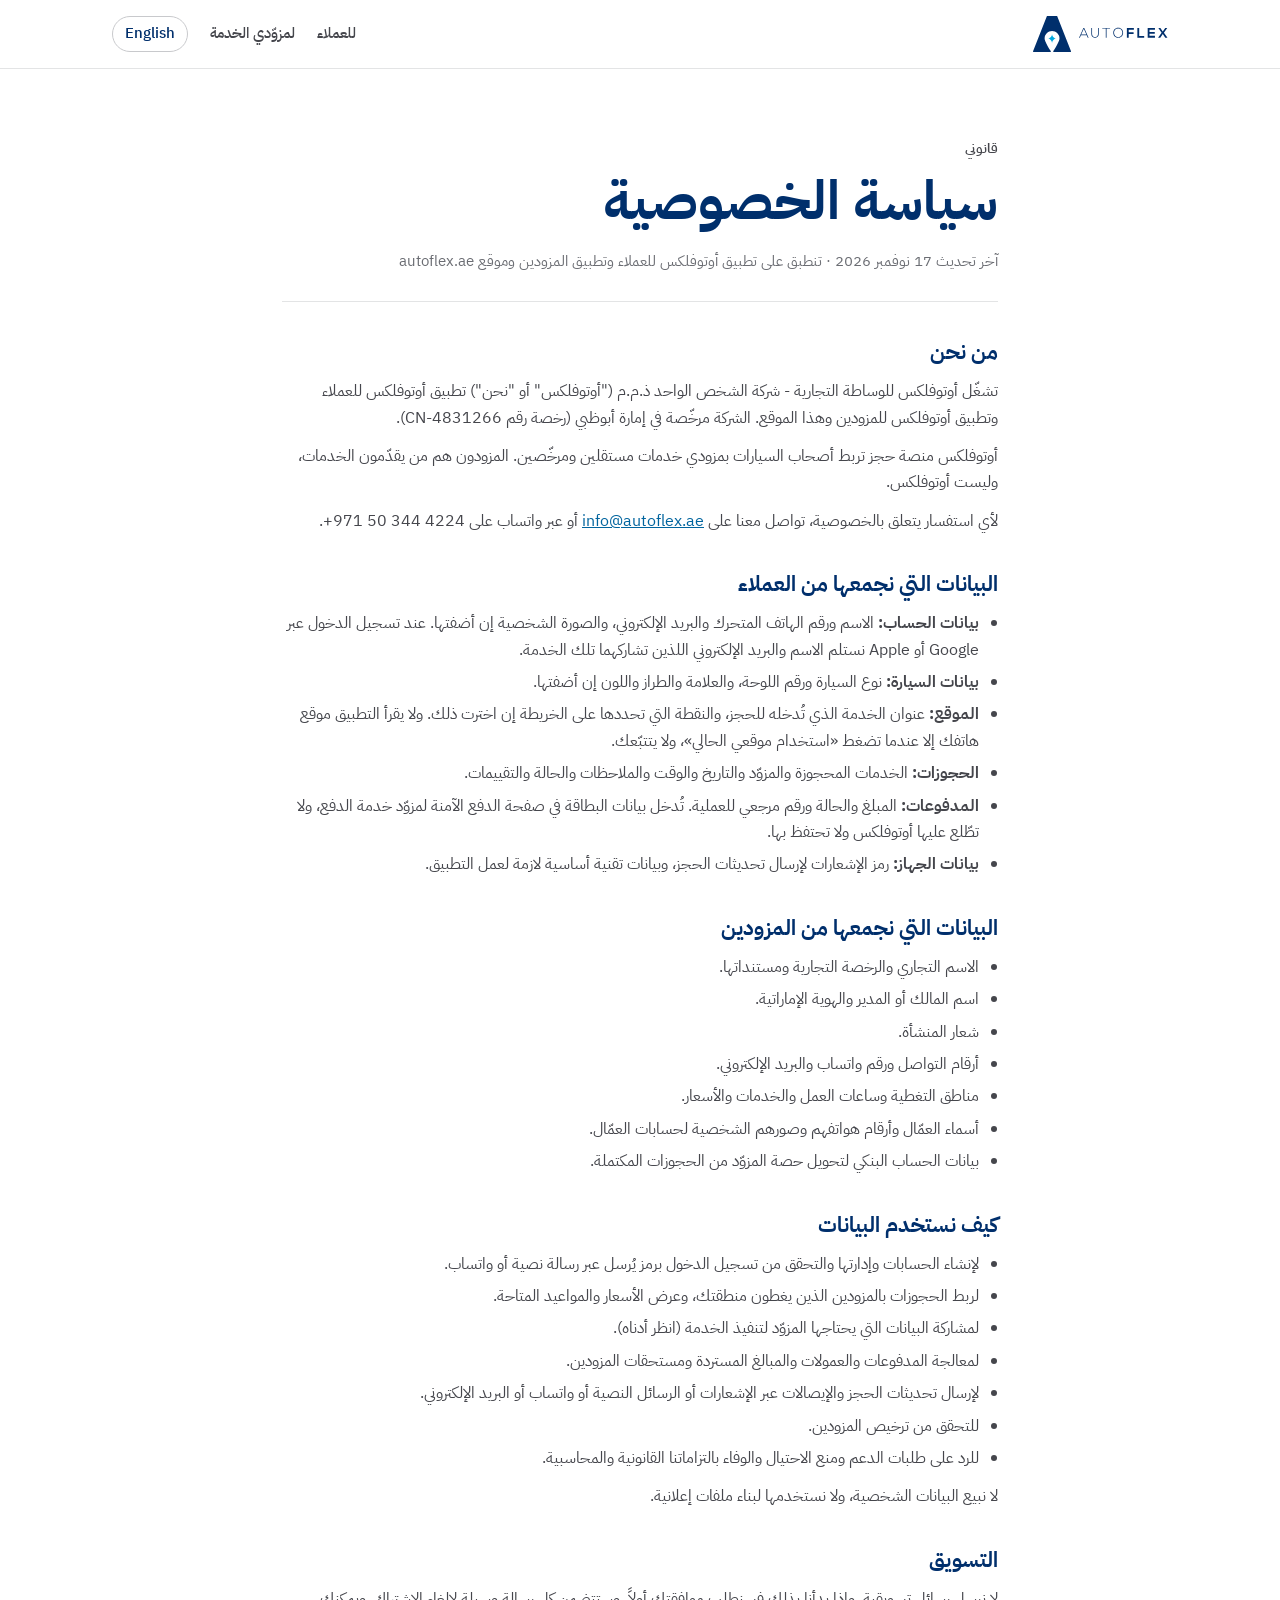
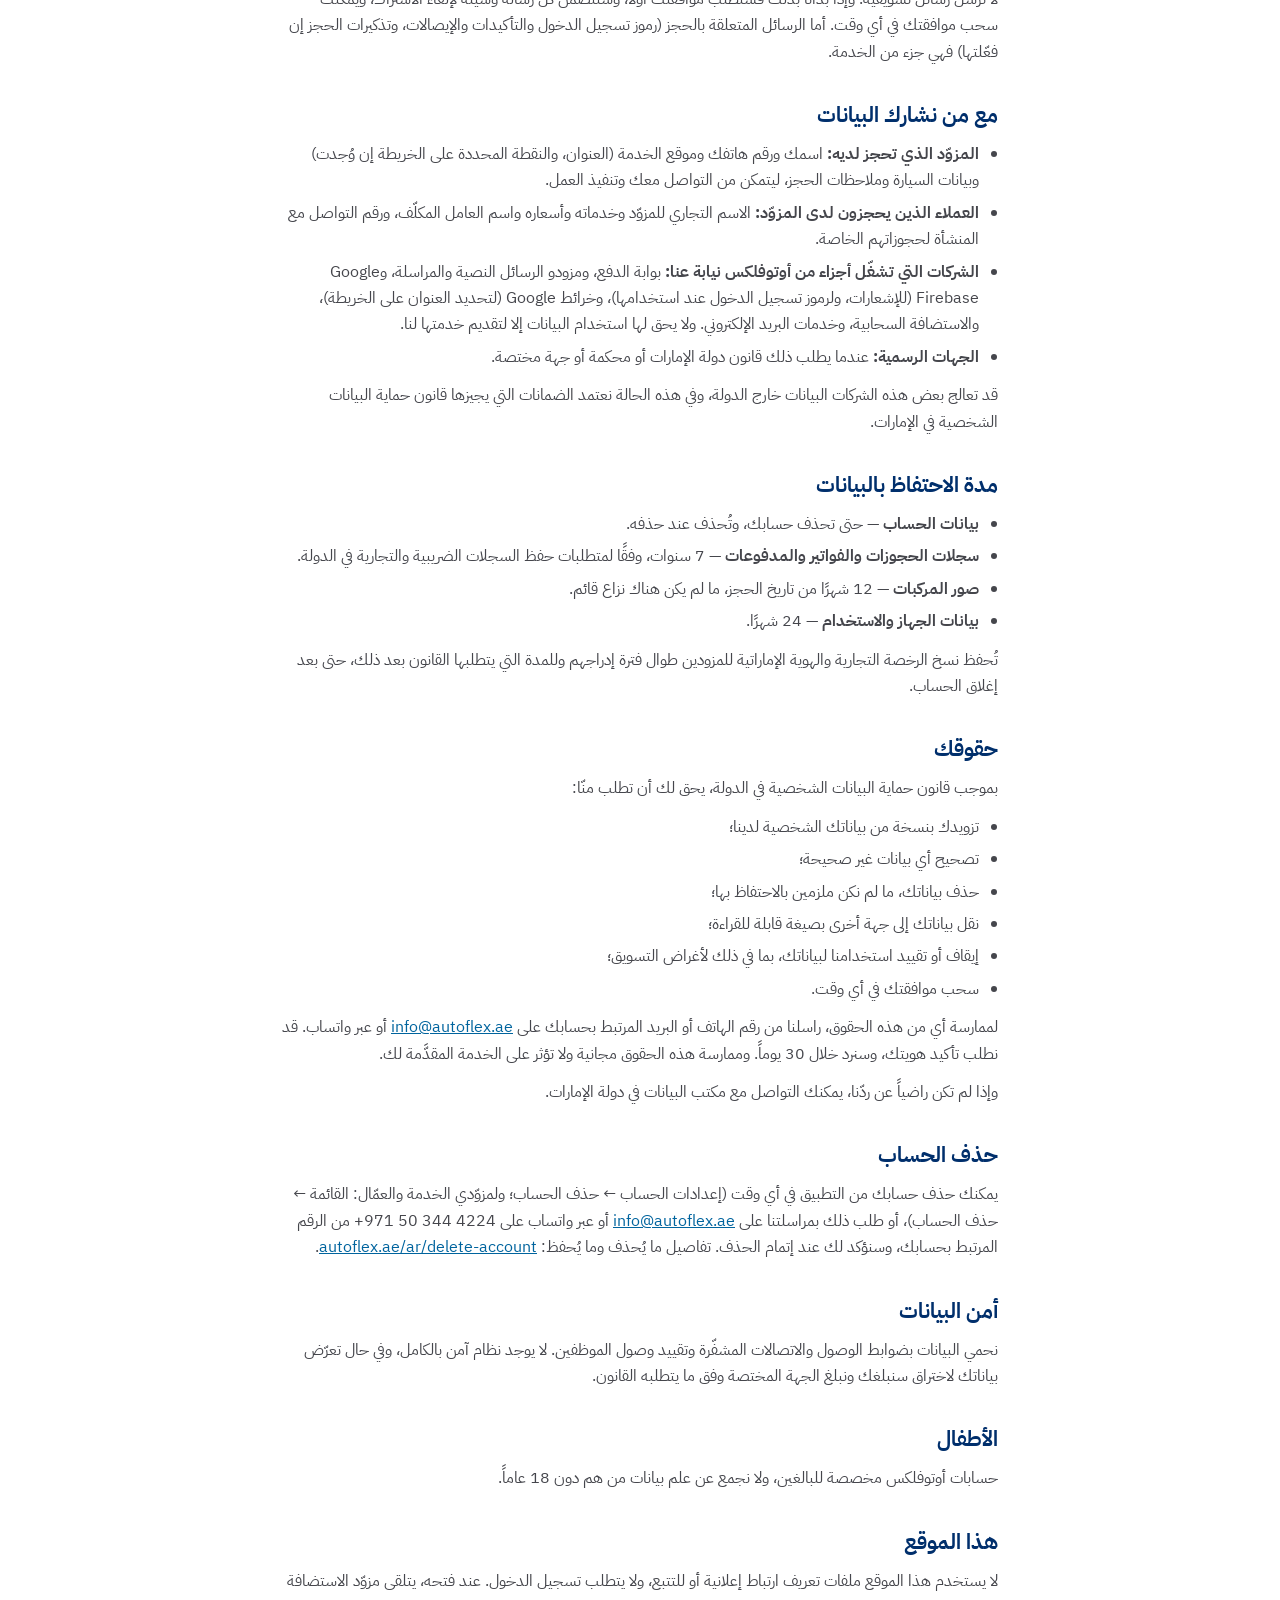
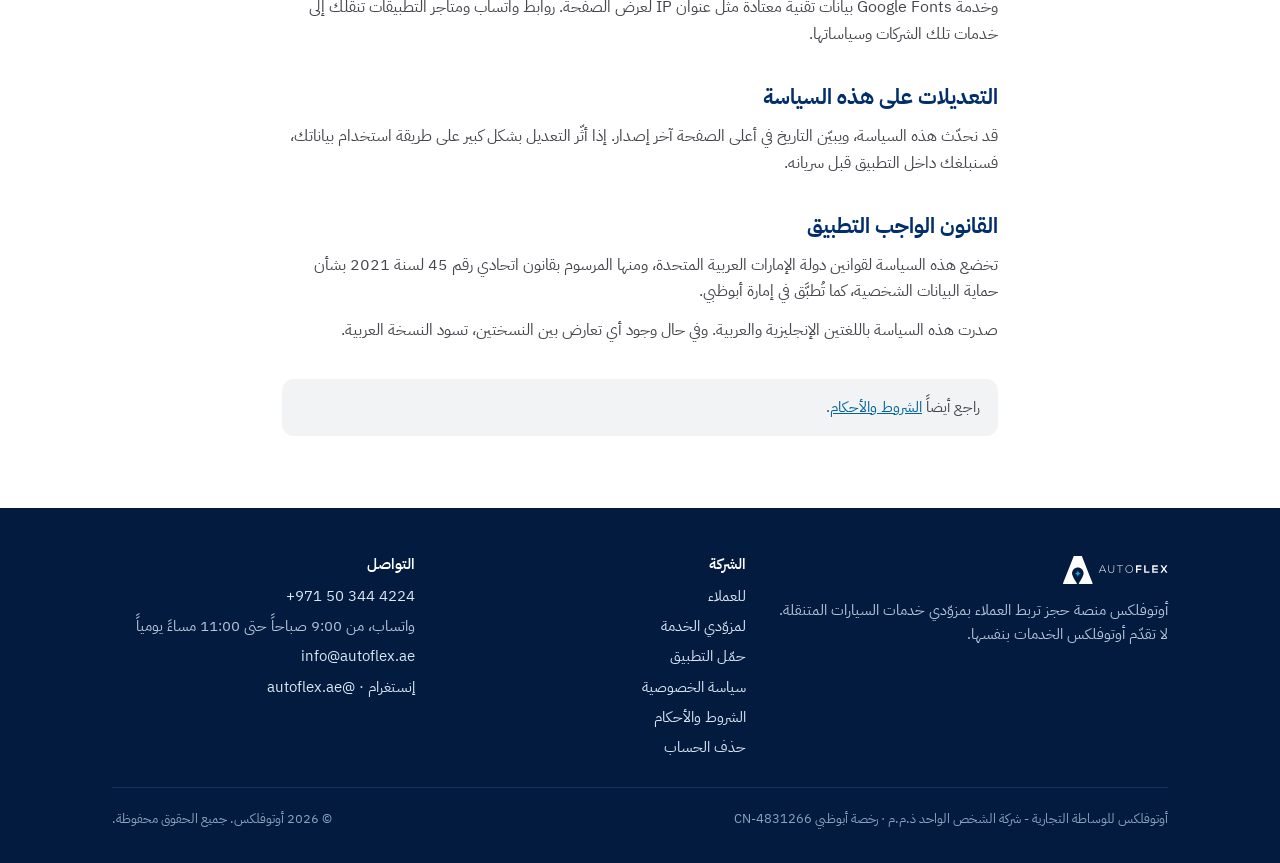
<file: ar/privacy-policy/index.html>
<!doctype html>
<html lang="ar" dir="rtl">
<head>
<meta charset="utf-8">
<meta name="viewport" content="width=device-width, initial-scale=1, viewport-fit=cover">
<title>سياسة الخصوصية — أوتوفلكس</title>
<meta name="description" content="كيف تجمع أوتوفلكس البيانات الشخصية وتستخدمها وتحميها في تطبيقاتها وموقعها.">
<link rel="canonical" href="https://www.autoflex.ae/ar/privacy-policy/">
<link rel="alternate" hreflang="en" href="https://www.autoflex.ae/privacy-policy/">
<link rel="alternate" hreflang="ar" href="https://www.autoflex.ae/ar/privacy-policy/">
<meta property="og:title" content="سياسة الخصوصية — أوتوفلكس">
<meta property="og:description" content="كيف تجمع أوتوفلكس البيانات الشخصية وتستخدمها وتحميها في تطبيقاتها وموقعها.">
<meta property="og:url" content="https://www.autoflex.ae/ar/privacy-policy/">
<meta property="og:type" content="website">
<meta property="og:site_name" content="Autoflex">
<meta name="theme-color" content="#002F6C">
<link rel="icon" href="../../assets/favicon.svg" type="image/svg+xml">
<script>(function(r){r.classList.add("js");setTimeout(function(){if(!r.classList.contains("rv"))r.classList.remove("js")},2500)})(document.documentElement)</script>
<link rel="preconnect" href="https://fonts.googleapis.com"><link rel="preconnect" href="https://fonts.gstatic.com" crossorigin><link rel="stylesheet" href="https://fonts.googleapis.com/css2?family=IBM+Plex+Sans+Arabic:wght@400;500;600;700&family=Outfit:wght@500;600;700&family=Roboto:wght@400;500;600&display=swap">
<link rel="stylesheet" href="../../assets/site.css">
<script src="../../assets/site.js" defer></script>
</head>
<body>
<header class="site-head">
 <div class="wrap">
  <a class="brand" href="../../ar/"><svg class="logo" role="img" aria-label="Autoflex" viewBox="0 0 374 100" fill="none" xmlns="http://www.w3.org/2000/svg">
<path d="M152.16 60.1899L149.16 53.5399H133.05L130.12 60.1899H127.88L140 33.1899H142.3L154.42 60.1899H152.16ZM148.38 51.61L141.12 35.17L133.86 51.61H148.38Z" fill="var(--logo)"/>
<path d="M182.69 33.16V49.95C182.69 64.08 162 64.12 162 49.95V33.16H164.05V49.95C164.05 61.58 180.65 61.54 180.65 49.95V33.16H182.69Z" fill="var(--logo)"/>
<path d="M202.22 35.05H192.45V33.2H214.07V35.05H204.3V60.1899H202.22V35.05Z" fill="var(--logo)"/>
<path d="M250.3 46.71C250.3 53.82 245.74 60.65 236.67 60.65C227.6 60.65 223.04 53.78 223.04 46.65C223.04 39.52 227.56 32.75 236.67 32.75C245.78 32.75 250.3 39.41 250.3 46.71ZM225.09 46.71C225.09 52.81 228.99 58.76 236.67 58.76C244.35 58.76 248.3 52.77 248.3 46.67C248.3 40.57 244.44 34.67 236.68 34.67C228.92 34.67 225.03 40.3 225.07 46.67L225.09 46.71Z" fill="var(--logo)"/>
<path d="M260.81 60.1899V33.1899H280.23V38.09H265.9V45.46H279.45V50.18H265.9V60.18L260.81 60.1899Z" fill="var(--logo)"/>
<path d="M295.01 33.16V55.47H308.9V60.19H289.9V33.19L295.01 33.16Z" fill="var(--logo)"/>
<path d="M338.81 60.1899H318.58V33.1899H338.81V38.1299H323.64V44.3499H338.3V49.0999H323.64V55.2H338.81V60.1899Z" fill="var(--logo)"/>
<path d="M367.3 33.16H372.9V33.39L363.75 46.52L373.17 60.03V60.19H367.46L360.54 50.03L353.63 60.19H347.92V60.03L357.3 46.52L348.19 33.39V33.16H353.79L360.54 43.24L367.3 33.16Z" fill="var(--logo)"/>
<path d="M104 100H57.9997C57.6811 100.002 57.3681 99.9167 57.0944 99.7538C56.8206 99.5908 56.5966 99.3562 56.4463 99.0753C56.2961 98.7944 56.2254 98.4778 56.2418 98.1597C56.2583 97.8415 56.3613 97.5339 56.5397 97.27C67.3497 81.11 73.5397 68.45 73.5397 62.54C73.6002 59.7933 73.1114 57.0621 72.1021 54.5068C71.0928 51.9516 69.5832 49.6236 67.662 47.6597C65.7408 45.6957 63.4467 44.1353 60.9142 43.0699C58.3818 42.0046 55.6621 41.4558 52.9147 41.4558C50.1673 41.4558 47.4476 42.0046 44.9151 43.0699C42.3827 44.1353 40.0886 45.6957 38.1674 47.6597C36.2462 49.6236 34.7366 51.9516 33.7273 54.5068C32.7179 57.0621 32.2292 59.7933 32.2897 62.54C32.2897 68.47 38.4897 81.13 49.2897 97.27C49.4681 97.5339 49.571 97.8415 49.5875 98.1597C49.6039 98.4778 49.5332 98.7944 49.383 99.0753C49.2328 99.3562 49.0087 99.5908 48.735 99.7538C48.4613 99.9167 48.1482 100.002 47.8297 100H1.75967C1.47328 100.001 1.19109 99.9311 0.938146 99.7968C0.685203 99.6624 0.469331 99.4677 0.309675 99.23C0.14718 98.9945 0.0448939 98.7228 0.01177 98.4386C-0.0213539 98.1545 0.0156926 97.8665 0.119673 97.6L38.1797 1.10999C38.3083 0.782572 38.5327 0.501535 38.8234 0.303528C39.1142 0.105522 39.4579 -0.000246277 39.8097 4.30608e-07H65.9497C66.3015 -0.000246277 66.6452 0.105522 66.9359 0.303528C67.2267 0.501535 67.451 0.782572 67.5797 1.10999L105.63 97.6C105.737 97.8649 105.777 98.152 105.747 98.4361C105.718 98.7203 105.619 98.9928 105.46 99.23C105.297 99.4667 105.079 99.6603 104.824 99.7944C104.57 99.9285 104.287 99.9991 104 100Z" fill="var(--logo)"/>
<path d="M52.9096 75.56C52.9096 73.8478 52.5714 72.1524 51.9143 70.5712C51.2573 68.99 50.2943 67.5543 49.0808 66.3463C47.8673 65.1384 46.4271 64.1821 44.8429 63.5323C43.2588 62.8825 41.5618 62.5521 39.8496 62.56C41.5618 62.5679 43.2588 62.2375 44.8429 61.5877C46.4271 60.9379 47.8673 59.9816 49.0808 58.7737C50.2943 57.5657 51.2573 56.1299 51.9143 54.5488C52.5714 52.9676 52.9096 51.2722 52.9096 49.56C52.9096 51.2672 53.2459 52.9576 53.8992 54.5349C54.5525 56.1121 55.5101 57.5452 56.7172 58.7524C57.9244 59.9595 59.3575 60.9171 60.9347 61.5704C62.512 62.2237 64.2024 62.56 65.9096 62.56C62.4618 62.56 59.1552 63.9296 56.7172 66.3676C54.2793 68.8056 52.9096 72.1122 52.9096 75.56Z" fill="#00A9DF"/>
</svg>
</a>
  <nav class="nav" aria-label="القائمة الرئيسية">
   <a class="hide-sm" href="../../ar/#how-it-works">للعملاء</a>
   <a href="../../ar/providers/"><span class="nav-long">لمزوّدي الخدمة</span><span class="nav-short" data-xs="المزوّدون">مزوّدو الخدمة</span></a>
   <a class="lang" href="../../privacy-policy/" hreflang="en" lang="en">English</a>
  </nav>
 </div>
</header>
<main>
<article class="legal"><div class="wrap"><header><p class="eyebrow">قانوني</p><h1>سياسة الخصوصية</h1><p class="meta">آخر تحديث 17 نوفمبر 2026 · تنطبق على تطبيق أوتوفلكس للعملاء وتطبيق المزودين وموقع autoflex.ae</p></header>
<h2>من نحن</h2>
<p>تشغّل أوتوفلكس للوساطة التجارية - شركة الشخص الواحد ذ.م.م ("أوتوفلكس" أو "نحن") تطبيق أوتوفلكس للعملاء وتطبيق أوتوفلكس للمزودين وهذا الموقع. الشركة مرخّصة في إمارة أبوظبي (رخصة رقم CN-4831266).</p>
<p>أوتوفلكس منصة حجز تربط أصحاب السيارات بمزودي خدمات مستقلين ومرخّصين. المزودون هم من يقدّمون الخدمات، وليست أوتوفلكس.</p>
<p>لأي استفسار يتعلق بالخصوصية، تواصل معنا على <a href="mailto:info@autoflex.ae">info@autoflex.ae</a> أو عبر واتساب على <span class="ltr">+971 50 344 4224</span>.</p>
<h2>البيانات التي نجمعها من العملاء</h2>
<ul><li><strong>بيانات الحساب:</strong> الاسم ورقم الهاتف المتحرك والبريد الإلكتروني، والصورة الشخصية إن أضفتها. عند تسجيل الدخول عبر Google أو Apple نستلم الاسم والبريد الإلكتروني اللذين تشاركهما تلك الخدمة.</li><li><strong>بيانات السيارة:</strong> نوع السيارة ورقم اللوحة، والعلامة والطراز واللون إن أضفتها.</li><li><strong>الموقع:</strong> عنوان الخدمة الذي تُدخله للحجز، والنقطة التي تحددها على الخريطة إن اخترت ذلك. ولا يقرأ التطبيق موقع هاتفك إلا عندما تضغط «استخدام موقعي الحالي»، ولا يتتبّعك.</li><li><strong>الحجوزات:</strong> الخدمات المحجوزة والمزوّد والتاريخ والوقت والملاحظات والحالة والتقييمات.</li><li><strong>المدفوعات:</strong> المبلغ والحالة ورقم مرجعي للعملية. تُدخل بيانات البطاقة في صفحة الدفع الآمنة لمزوّد خدمة الدفع، ولا تطّلع عليها أوتوفلكس ولا تحتفظ بها.</li><li><strong>بيانات الجهاز:</strong> رمز الإشعارات لإرسال تحديثات الحجز، وبيانات تقنية أساسية لازمة لعمل التطبيق.</li></ul>
<h2>البيانات التي نجمعها من المزودين</h2>
<ul><li>الاسم التجاري والرخصة التجارية ومستنداتها.</li><li>اسم المالك أو المدير والهوية الإماراتية.</li><li>شعار المنشأة.</li><li>أرقام التواصل ورقم واتساب والبريد الإلكتروني.</li><li>مناطق التغطية وساعات العمل والخدمات والأسعار.</li><li>أسماء العمّال وأرقام هواتفهم وصورهم الشخصية لحسابات العمّال.</li><li>بيانات الحساب البنكي لتحويل حصة المزوّد من الحجوزات المكتملة.</li></ul>
<h2>كيف نستخدم البيانات</h2>
<ul><li>لإنشاء الحسابات وإدارتها والتحقق من تسجيل الدخول برمز يُرسل عبر رسالة نصية أو واتساب.</li><li>لربط الحجوزات بالمزودين الذين يغطون منطقتك، وعرض الأسعار والمواعيد المتاحة.</li><li>لمشاركة البيانات التي يحتاجها المزوّد لتنفيذ الخدمة (انظر أدناه).</li><li>لمعالجة المدفوعات والعمولات والمبالغ المستردة ومستحقات المزودين.</li><li>لإرسال تحديثات الحجز والإيصالات عبر الإشعارات أو الرسائل النصية أو واتساب أو البريد الإلكتروني.</li><li>للتحقق من ترخيص المزودين.</li><li>للرد على طلبات الدعم ومنع الاحتيال والوفاء بالتزاماتنا القانونية والمحاسبية.</li></ul>
<p>لا نبيع البيانات الشخصية، ولا نستخدمها لبناء ملفات إعلانية.</p>
<h2>التسويق</h2>
<p>لا نرسل رسائل تسويقية. وإذا بدأنا بذلك فسنطلب موافقتك أولاً، وستتضمن كل رسالة وسيلة لإلغاء الاشتراك، ويمكنك سحب موافقتك في أي وقت. أما الرسائل المتعلقة بالحجز (رموز تسجيل الدخول والتأكيدات والإيصالات، وتذكيرات الحجز إن فعّلتها) فهي جزء من الخدمة.</p>
<h2>مع من نشارك البيانات</h2>
<ul><li><strong>المزوّد الذي تحجز لديه:</strong> اسمك ورقم هاتفك وموقع الخدمة (العنوان، والنقطة المحددة على الخريطة إن وُجدت) وبيانات السيارة وملاحظات الحجز، ليتمكن من التواصل معك وتنفيذ العمل.</li><li><strong>العملاء الذين يحجزون لدى المزوّد:</strong> الاسم التجاري للمزوّد وخدماته وأسعاره واسم العامل المكلّف، ورقم التواصل مع المنشأة لحجوزاتهم الخاصة.</li><li><strong>الشركات التي تشغّل أجزاء من أوتوفلكس نيابة عنا:</strong> بوابة الدفع، ومزودو الرسائل النصية والمراسلة، وGoogle Firebase (للإشعارات، ولرموز تسجيل الدخول عند استخدامها)، وخرائط Google (لتحديد العنوان على الخريطة)، والاستضافة السحابية، وخدمات البريد الإلكتروني. ولا يحق لها استخدام البيانات إلا لتقديم خدمتها لنا.</li><li><strong>الجهات الرسمية:</strong> عندما يطلب ذلك قانون دولة الإمارات أو محكمة أو جهة مختصة.</li></ul>
<p>قد تعالج بعض هذه الشركات البيانات خارج الدولة، وفي هذه الحالة نعتمد الضمانات التي يجيزها قانون حماية البيانات الشخصية في الإمارات.</p>
<h2>مدة الاحتفاظ بالبيانات</h2>
<ul><li><strong>بيانات الحساب</strong> — حتى تحذف حسابك، وتُحذف عند حذفه.</li><li><strong>سجلات الحجوزات والفواتير والمدفوعات</strong> — 7 سنوات، وفقًا لمتطلبات حفظ السجلات الضريبية والتجارية في الدولة.</li><li><strong>صور المركبات</strong> — 12 شهرًا من تاريخ الحجز، ما لم يكن هناك نزاع قائم.</li><li><strong>بيانات الجهاز والاستخدام</strong> — 24 شهرًا.</li></ul>
<p>تُحفظ نسخ الرخصة التجارية والهوية الإماراتية للمزودين طوال فترة إدراجهم وللمدة التي يتطلبها القانون بعد ذلك، حتى بعد إغلاق الحساب.</p>
<h2>حقوقك</h2>
<p>بموجب قانون حماية البيانات الشخصية في الدولة، يحق لك أن تطلب منّا:</p>
<ul><li>تزويدك بنسخة من بياناتك الشخصية لدينا؛</li><li>تصحيح أي بيانات غير صحيحة؛</li><li>حذف بياناتك، ما لم نكن ملزمين بالاحتفاظ بها؛</li><li>نقل بياناتك إلى جهة أخرى بصيغة قابلة للقراءة؛</li><li>إيقاف أو تقييد استخدامنا لبياناتك، بما في ذلك لأغراض التسويق؛</li><li>سحب موافقتك في أي وقت.</li></ul>
<p>لممارسة أي من هذه الحقوق، راسلنا من رقم الهاتف أو البريد المرتبط بحسابك على <a href="mailto:info@autoflex.ae">info@autoflex.ae</a> أو عبر واتساب. قد نطلب تأكيد هويتك، وسنرد خلال 30 يوماً. وممارسة هذه الحقوق مجانية ولا تؤثر على الخدمة المقدَّمة لك.</p>
<p>وإذا لم تكن راضياً عن ردّنا، يمكنك التواصل مع مكتب البيانات في دولة الإمارات.</p>
<h2>حذف الحساب</h2>
<p>يمكنك حذف حسابك من التطبيق في أي وقت (إعدادات الحساب ← حذف الحساب؛ ولمزوّدي الخدمة والعمّال: القائمة ← حذف الحساب)، أو طلب ذلك بمراسلتنا على <a href="mailto:info@autoflex.ae">info@autoflex.ae</a> أو عبر واتساب على <span class="ltr">+971 50 344 4224</span> من الرقم المرتبط بحسابك، وسنؤكد لك عند إتمام الحذف. تفاصيل ما يُحذف وما يُحفظ: <a href="https://www.autoflex.ae/ar/delete-account/">autoflex.ae/ar/delete-account</a>.</p>
<h2>أمن البيانات</h2>
<p>نحمي البيانات بضوابط الوصول والاتصالات المشفّرة وتقييد وصول الموظفين. لا يوجد نظام آمن بالكامل، وفي حال تعرّض بياناتك لاختراق سنبلغك ونبلغ الجهة المختصة وفق ما يتطلبه القانون.</p>
<h2>الأطفال</h2>
<p>حسابات أوتوفلكس مخصصة للبالغين، ولا نجمع عن علم بيانات من هم دون 18 عاماً.</p>
<h2>هذا الموقع</h2>
<p>لا يستخدم هذا الموقع ملفات تعريف ارتباط إعلانية أو للتتبع، ولا يتطلب تسجيل الدخول. عند فتحه، يتلقى مزوّد الاستضافة وخدمة Google Fonts بيانات تقنية معتادة مثل عنوان IP لعرض الصفحة. روابط واتساب ومتاجر التطبيقات تنقلك إلى خدمات تلك الشركات وسياساتها.</p>
<h2>التعديلات على هذه السياسة</h2>
<p>قد نحدّث هذه السياسة، ويبيّن التاريخ في أعلى الصفحة آخر إصدار. إذا أثّر التعديل بشكل كبير على طريقة استخدام بياناتك، فسنبلغك داخل التطبيق قبل سريانه.</p>
<h2>القانون الواجب التطبيق</h2>
<p>تخضع هذه السياسة لقوانين دولة الإمارات العربية المتحدة، ومنها المرسوم بقانون اتحادي رقم 45 لسنة 2021 بشأن حماية البيانات الشخصية، كما تُطبَّق في إمارة أبوظبي.</p>
<p>صدرت هذه السياسة باللغتين الإنجليزية والعربية. وفي حال وجود أي تعارض بين النسختين، تسود النسخة العربية.</p>
<p class="note" style="margin-top:36px">راجع أيضاً <a href="../../ar/terms-conditions/">الشروط والأحكام</a>.</p>
</div></article>
</main>
<footer class="site-foot">
 <div class="wrap">
  <div class="foot-top">
   <div style="display:grid;gap:14px;align-content:start">
    <svg class="logo" role="img" aria-label="Autoflex" viewBox="0 0 374 100" fill="none" xmlns="http://www.w3.org/2000/svg">
<path d="M152.16 60.1899L149.16 53.5399H133.05L130.12 60.1899H127.88L140 33.1899H142.3L154.42 60.1899H152.16ZM148.38 51.61L141.12 35.17L133.86 51.61H148.38Z" fill="#FFFFFF"/>
<path d="M182.69 33.16V49.95C182.69 64.08 162 64.12 162 49.95V33.16H164.05V49.95C164.05 61.58 180.65 61.54 180.65 49.95V33.16H182.69Z" fill="#FFFFFF"/>
<path d="M202.22 35.05H192.45V33.2H214.07V35.05H204.3V60.1899H202.22V35.05Z" fill="#FFFFFF"/>
<path d="M250.3 46.71C250.3 53.82 245.74 60.65 236.67 60.65C227.6 60.65 223.04 53.78 223.04 46.65C223.04 39.52 227.56 32.75 236.67 32.75C245.78 32.75 250.3 39.41 250.3 46.71ZM225.09 46.71C225.09 52.81 228.99 58.76 236.67 58.76C244.35 58.76 248.3 52.77 248.3 46.67C248.3 40.57 244.44 34.67 236.68 34.67C228.92 34.67 225.03 40.3 225.07 46.67L225.09 46.71Z" fill="#FFFFFF"/>
<path d="M260.81 60.1899V33.1899H280.23V38.09H265.9V45.46H279.45V50.18H265.9V60.18L260.81 60.1899Z" fill="#FFFFFF"/>
<path d="M295.01 33.16V55.47H308.9V60.19H289.9V33.19L295.01 33.16Z" fill="#FFFFFF"/>
<path d="M338.81 60.1899H318.58V33.1899H338.81V38.1299H323.64V44.3499H338.3V49.0999H323.64V55.2H338.81V60.1899Z" fill="#FFFFFF"/>
<path d="M367.3 33.16H372.9V33.39L363.75 46.52L373.17 60.03V60.19H367.46L360.54 50.03L353.63 60.19H347.92V60.03L357.3 46.52L348.19 33.39V33.16H353.79L360.54 43.24L367.3 33.16Z" fill="#FFFFFF"/>
<path d="M104 100H57.9997C57.6811 100.002 57.3681 99.9167 57.0944 99.7538C56.8206 99.5908 56.5966 99.3562 56.4463 99.0753C56.2961 98.7944 56.2254 98.4778 56.2418 98.1597C56.2583 97.8415 56.3613 97.5339 56.5397 97.27C67.3497 81.11 73.5397 68.45 73.5397 62.54C73.6002 59.7933 73.1114 57.0621 72.1021 54.5068C71.0928 51.9516 69.5832 49.6236 67.662 47.6597C65.7408 45.6957 63.4467 44.1353 60.9142 43.0699C58.3818 42.0046 55.6621 41.4558 52.9147 41.4558C50.1673 41.4558 47.4476 42.0046 44.9151 43.0699C42.3827 44.1353 40.0886 45.6957 38.1674 47.6597C36.2462 49.6236 34.7366 51.9516 33.7273 54.5068C32.7179 57.0621 32.2292 59.7933 32.2897 62.54C32.2897 68.47 38.4897 81.13 49.2897 97.27C49.4681 97.5339 49.571 97.8415 49.5875 98.1597C49.6039 98.4778 49.5332 98.7944 49.383 99.0753C49.2328 99.3562 49.0087 99.5908 48.735 99.7538C48.4613 99.9167 48.1482 100.002 47.8297 100H1.75967C1.47328 100.001 1.19109 99.9311 0.938146 99.7968C0.685203 99.6624 0.469331 99.4677 0.309675 99.23C0.14718 98.9945 0.0448939 98.7228 0.01177 98.4386C-0.0213539 98.1545 0.0156926 97.8665 0.119673 97.6L38.1797 1.10999C38.3083 0.782572 38.5327 0.501535 38.8234 0.303528C39.1142 0.105522 39.4579 -0.000246277 39.8097 4.30608e-07H65.9497C66.3015 -0.000246277 66.6452 0.105522 66.9359 0.303528C67.2267 0.501535 67.451 0.782572 67.5797 1.10999L105.63 97.6C105.737 97.8649 105.777 98.152 105.747 98.4361C105.718 98.7203 105.619 98.9928 105.46 99.23C105.297 99.4667 105.079 99.6603 104.824 99.7944C104.57 99.9285 104.287 99.9991 104 100Z" fill="#FFFFFF"/>
<path d="M52.9096 75.56C52.9096 73.8478 52.5714 72.1524 51.9143 70.5712C51.2573 68.99 50.2943 67.5543 49.0808 66.3463C47.8673 65.1384 46.4271 64.1821 44.8429 63.5323C43.2588 62.8825 41.5618 62.5521 39.8496 62.56C41.5618 62.5679 43.2588 62.2375 44.8429 61.5877C46.4271 60.9379 47.8673 59.9816 49.0808 58.7737C50.2943 57.5657 51.2573 56.1299 51.9143 54.5488C52.5714 52.9676 52.9096 51.2722 52.9096 49.56C52.9096 51.2672 53.2459 52.9576 53.8992 54.5349C54.5525 56.1121 55.5101 57.5452 56.7172 58.7524C57.9244 59.9595 59.3575 60.9171 60.9347 61.5704C62.512 62.2237 64.2024 62.56 65.9096 62.56C62.4618 62.56 59.1552 63.9296 56.7172 66.3676C54.2793 68.8056 52.9096 72.1122 52.9096 75.56Z" fill="#00A9DF"/>
</svg>

    <p>أوتوفلكس منصة حجز تربط العملاء بمزوّدي خدمات السيارات المتنقلة. لا تقدّم أوتوفلكس الخدمات بنفسها.</p>
   </div>
   <div>
    <h3>الشركة</h3>
    <ul>
     <li><a href="../../ar/">للعملاء</a></li>
     <li><a href="../../ar/providers/">لمزوّدي الخدمة</a></li>
     <li><a href="../../ar/#get-the-app">حمّل التطبيق</a></li>
     <li><a href="../../ar/privacy-policy/">سياسة الخصوصية</a></li>
     <li><a href="../../ar/terms-conditions/">الشروط والأحكام</a></li>
     <li><a href="../../ar/delete-account/">حذف الحساب</a></li>
    </ul>
   </div>
   <div>
    <h3>التواصل</h3>
    <ul>
     <li><a href="https://wa.me/971503444224?text=%D9%85%D8%B1%D8%AD%D8%A8%D8%A7%D9%8B%20%D8%A3%D9%88%D8%AA%D9%88%D9%81%D9%84%D9%83%D8%B3" rel="noopener"><span class="ltr">+971 50 344 4224</span></a></li>
     <li>واتساب، من 9:00 صباحاً حتى 11:00 مساءً يومياً</li>
     <li><a href="mailto:info@autoflex.ae">info@autoflex.ae</a></li>
     <li><a href="https://www.instagram.com/autoflex.ae" rel="noopener">إنستغرام · @autoflex.ae</a></li>
    </ul>
   </div>
  </div>
  <div class="foot-legal"><span>أوتوفلكس للوساطة التجارية - شركة الشخص الواحد ذ.م.م · رخصة أبوظبي CN-4831266</span><span>© 2026 أوتوفلكس. جميع الحقوق محفوظة.</span></div>
 </div>
</footer>
</body>
</html>
</file>
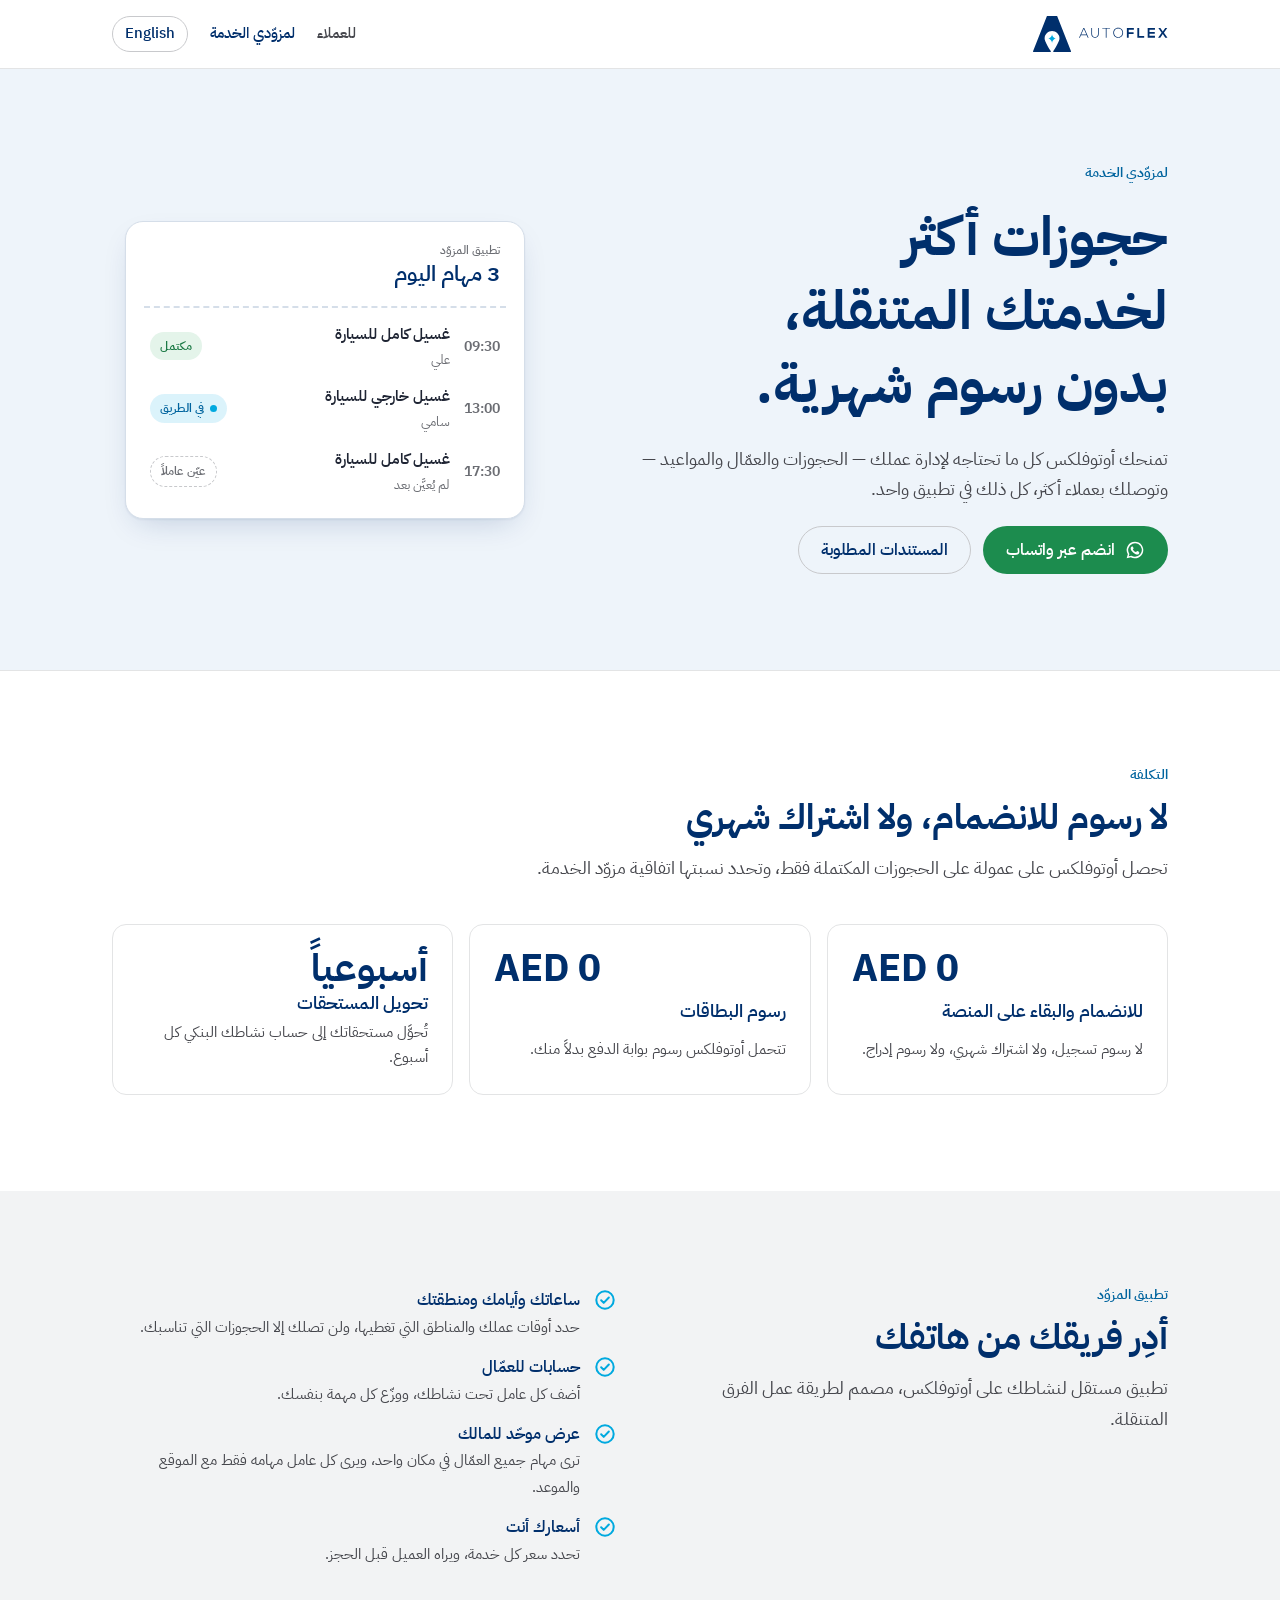
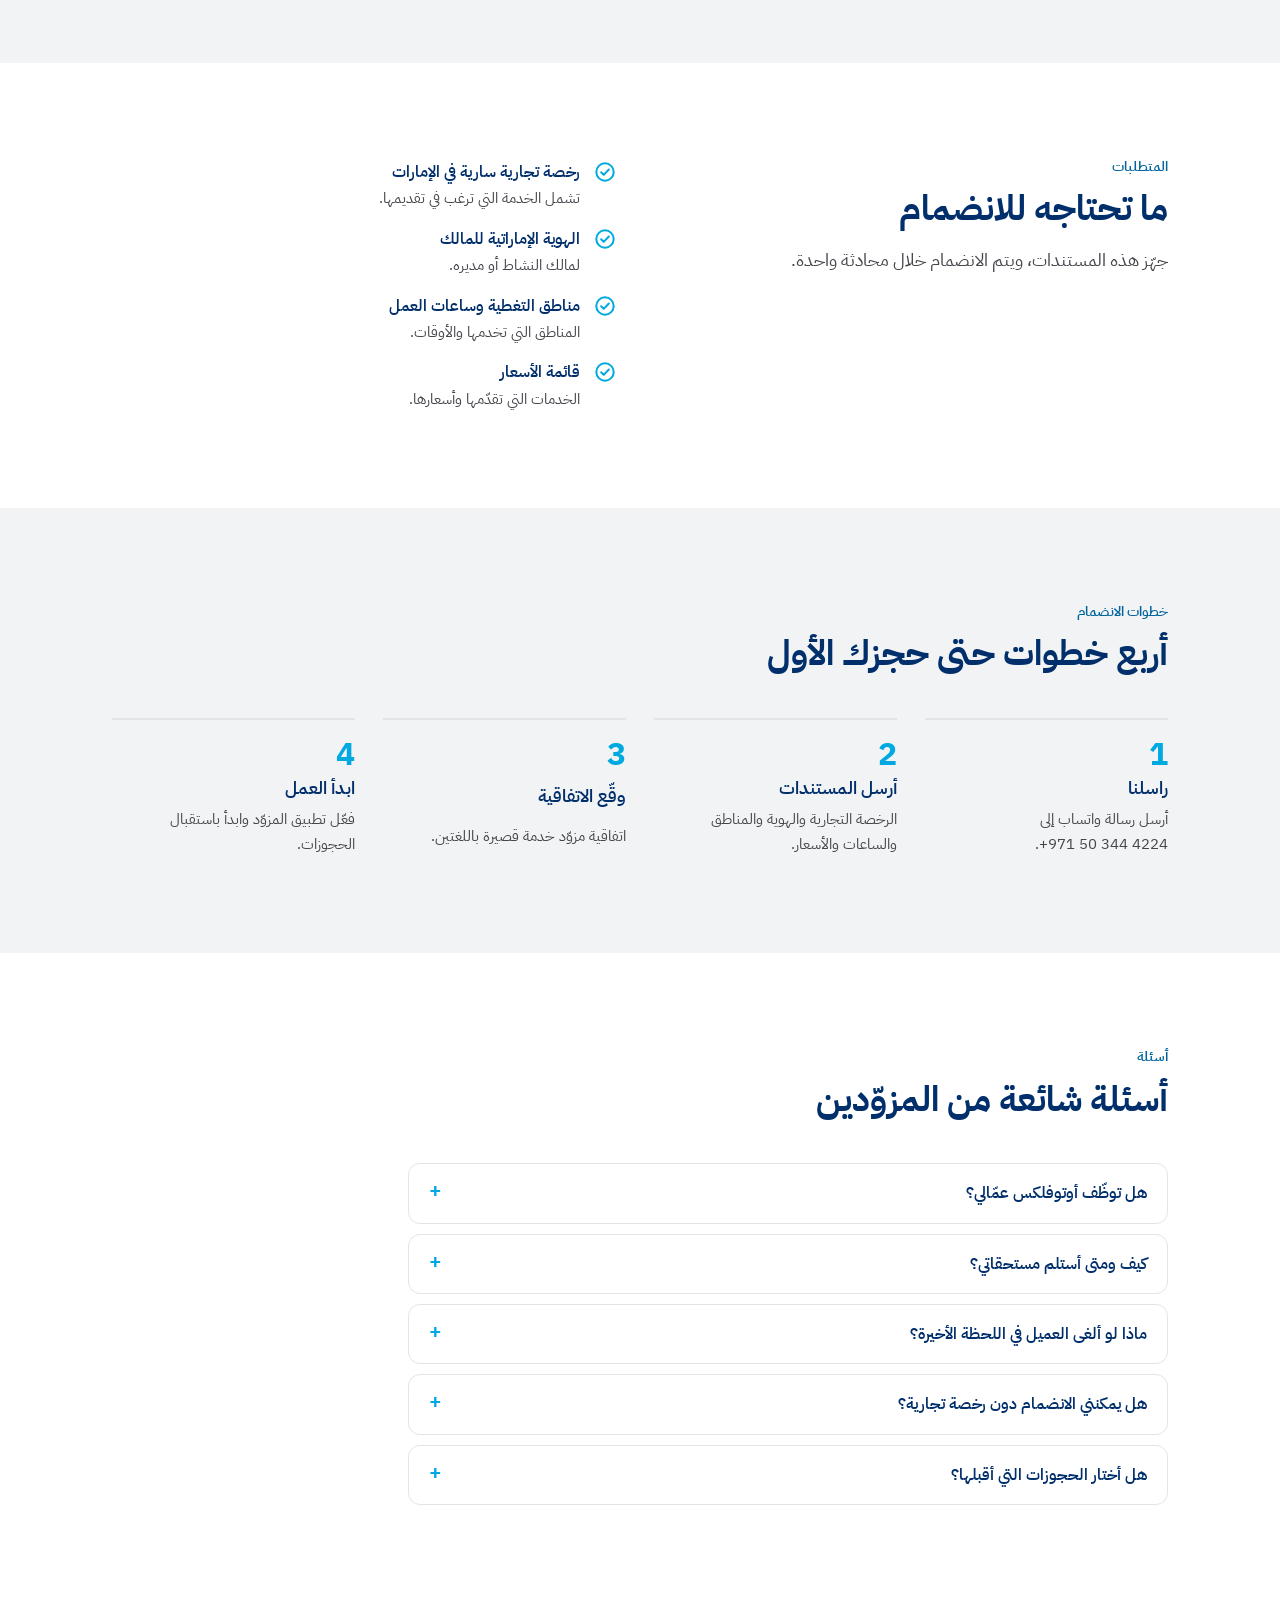
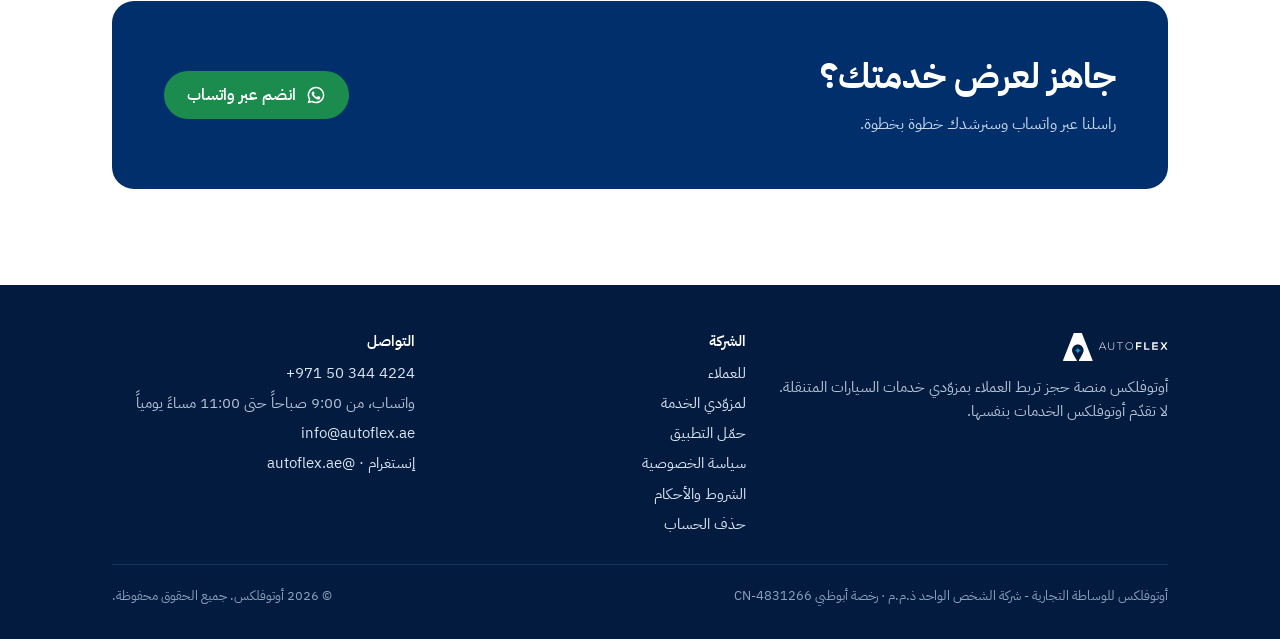
<file: ar/providers/index.html>
<!doctype html>
<html lang="ar" dir="rtl">
<head>
<meta charset="utf-8">
<meta name="viewport" content="width=device-width, initial-scale=1, viewport-fit=cover">
<title>لمزوّدي الخدمة — أوتوفلكس</title>
<meta name="description" content="أدِر خدمتك المتنقلة على أوتوفلكس: الحجوزات والعمّال والمواعيد في تطبيق واحد، وعملاء أكثر. بدون رسوم شهرية.">
<link rel="canonical" href="https://www.autoflex.ae/ar/providers/">
<link rel="alternate" hreflang="en" href="https://www.autoflex.ae/providers/">
<link rel="alternate" hreflang="ar" href="https://www.autoflex.ae/ar/providers/">
<meta property="og:title" content="لمزوّدي الخدمة — أوتوفلكس">
<meta property="og:description" content="أدِر خدمتك المتنقلة على أوتوفلكس: الحجوزات والعمّال والمواعيد في تطبيق واحد، وعملاء أكثر. بدون رسوم شهرية.">
<meta property="og:url" content="https://www.autoflex.ae/ar/providers/">
<meta property="og:type" content="website">
<meta property="og:site_name" content="Autoflex">
<meta name="theme-color" content="#002F6C">
<link rel="icon" href="../../assets/favicon.svg" type="image/svg+xml">
<script>(function(r){r.classList.add("js");setTimeout(function(){if(!r.classList.contains("rv"))r.classList.remove("js")},2500)})(document.documentElement)</script>
<link rel="preconnect" href="https://fonts.googleapis.com"><link rel="preconnect" href="https://fonts.gstatic.com" crossorigin><link rel="stylesheet" href="https://fonts.googleapis.com/css2?family=IBM+Plex+Sans+Arabic:wght@400;500;600;700&family=Outfit:wght@500;600;700&family=Roboto:wght@400;500;600&display=swap">
<link rel="stylesheet" href="../../assets/site.css">
<script src="../../assets/site.js" defer></script>
</head>
<body>
<header class="site-head">
 <div class="wrap">
  <a class="brand" href="../../ar/"><svg class="logo" role="img" aria-label="Autoflex" viewBox="0 0 374 100" fill="none" xmlns="http://www.w3.org/2000/svg">
<path d="M152.16 60.1899L149.16 53.5399H133.05L130.12 60.1899H127.88L140 33.1899H142.3L154.42 60.1899H152.16ZM148.38 51.61L141.12 35.17L133.86 51.61H148.38Z" fill="var(--logo)"/>
<path d="M182.69 33.16V49.95C182.69 64.08 162 64.12 162 49.95V33.16H164.05V49.95C164.05 61.58 180.65 61.54 180.65 49.95V33.16H182.69Z" fill="var(--logo)"/>
<path d="M202.22 35.05H192.45V33.2H214.07V35.05H204.3V60.1899H202.22V35.05Z" fill="var(--logo)"/>
<path d="M250.3 46.71C250.3 53.82 245.74 60.65 236.67 60.65C227.6 60.65 223.04 53.78 223.04 46.65C223.04 39.52 227.56 32.75 236.67 32.75C245.78 32.75 250.3 39.41 250.3 46.71ZM225.09 46.71C225.09 52.81 228.99 58.76 236.67 58.76C244.35 58.76 248.3 52.77 248.3 46.67C248.3 40.57 244.44 34.67 236.68 34.67C228.92 34.67 225.03 40.3 225.07 46.67L225.09 46.71Z" fill="var(--logo)"/>
<path d="M260.81 60.1899V33.1899H280.23V38.09H265.9V45.46H279.45V50.18H265.9V60.18L260.81 60.1899Z" fill="var(--logo)"/>
<path d="M295.01 33.16V55.47H308.9V60.19H289.9V33.19L295.01 33.16Z" fill="var(--logo)"/>
<path d="M338.81 60.1899H318.58V33.1899H338.81V38.1299H323.64V44.3499H338.3V49.0999H323.64V55.2H338.81V60.1899Z" fill="var(--logo)"/>
<path d="M367.3 33.16H372.9V33.39L363.75 46.52L373.17 60.03V60.19H367.46L360.54 50.03L353.63 60.19H347.92V60.03L357.3 46.52L348.19 33.39V33.16H353.79L360.54 43.24L367.3 33.16Z" fill="var(--logo)"/>
<path d="M104 100H57.9997C57.6811 100.002 57.3681 99.9167 57.0944 99.7538C56.8206 99.5908 56.5966 99.3562 56.4463 99.0753C56.2961 98.7944 56.2254 98.4778 56.2418 98.1597C56.2583 97.8415 56.3613 97.5339 56.5397 97.27C67.3497 81.11 73.5397 68.45 73.5397 62.54C73.6002 59.7933 73.1114 57.0621 72.1021 54.5068C71.0928 51.9516 69.5832 49.6236 67.662 47.6597C65.7408 45.6957 63.4467 44.1353 60.9142 43.0699C58.3818 42.0046 55.6621 41.4558 52.9147 41.4558C50.1673 41.4558 47.4476 42.0046 44.9151 43.0699C42.3827 44.1353 40.0886 45.6957 38.1674 47.6597C36.2462 49.6236 34.7366 51.9516 33.7273 54.5068C32.7179 57.0621 32.2292 59.7933 32.2897 62.54C32.2897 68.47 38.4897 81.13 49.2897 97.27C49.4681 97.5339 49.571 97.8415 49.5875 98.1597C49.6039 98.4778 49.5332 98.7944 49.383 99.0753C49.2328 99.3562 49.0087 99.5908 48.735 99.7538C48.4613 99.9167 48.1482 100.002 47.8297 100H1.75967C1.47328 100.001 1.19109 99.9311 0.938146 99.7968C0.685203 99.6624 0.469331 99.4677 0.309675 99.23C0.14718 98.9945 0.0448939 98.7228 0.01177 98.4386C-0.0213539 98.1545 0.0156926 97.8665 0.119673 97.6L38.1797 1.10999C38.3083 0.782572 38.5327 0.501535 38.8234 0.303528C39.1142 0.105522 39.4579 -0.000246277 39.8097 4.30608e-07H65.9497C66.3015 -0.000246277 66.6452 0.105522 66.9359 0.303528C67.2267 0.501535 67.451 0.782572 67.5797 1.10999L105.63 97.6C105.737 97.8649 105.777 98.152 105.747 98.4361C105.718 98.7203 105.619 98.9928 105.46 99.23C105.297 99.4667 105.079 99.6603 104.824 99.7944C104.57 99.9285 104.287 99.9991 104 100Z" fill="var(--logo)"/>
<path d="M52.9096 75.56C52.9096 73.8478 52.5714 72.1524 51.9143 70.5712C51.2573 68.99 50.2943 67.5543 49.0808 66.3463C47.8673 65.1384 46.4271 64.1821 44.8429 63.5323C43.2588 62.8825 41.5618 62.5521 39.8496 62.56C41.5618 62.5679 43.2588 62.2375 44.8429 61.5877C46.4271 60.9379 47.8673 59.9816 49.0808 58.7737C50.2943 57.5657 51.2573 56.1299 51.9143 54.5488C52.5714 52.9676 52.9096 51.2722 52.9096 49.56C52.9096 51.2672 53.2459 52.9576 53.8992 54.5349C54.5525 56.1121 55.5101 57.5452 56.7172 58.7524C57.9244 59.9595 59.3575 60.9171 60.9347 61.5704C62.512 62.2237 64.2024 62.56 65.9096 62.56C62.4618 62.56 59.1552 63.9296 56.7172 66.3676C54.2793 68.8056 52.9096 72.1122 52.9096 75.56Z" fill="#00A9DF"/>
</svg>
</a>
  <nav class="nav" aria-label="القائمة الرئيسية">
   <a class="hide-sm" href="../../ar/#how-it-works">للعملاء</a>
   <a href="../../ar/providers/" aria-current="page"><span class="nav-long">لمزوّدي الخدمة</span><span class="nav-short" data-xs="المزوّدون">مزوّدو الخدمة</span></a>
   <a class="lang" href="../../providers/" hreflang="en" lang="en">English</a>
  </nav>
 </div>
</header>
<main>

<section class="hero">
 <div class="wrap">
  <div class="hero-copy">
   <p class="eyebrow">لمزوّدي الخدمة</p>
   <h1>حجوزات أكثر لخدمتك المتنقلة، بدون رسوم شهرية.</h1>
   <p class="lede">تمنحك أوتوفلكس كل ما تحتاجه لإدارة عملك — الحجوزات والعمّال والمواعيد — وتوصلك بعملاء أكثر، كل ذلك في تطبيق واحد.</p>
   <div class="btn-row">
    <a class="btn btn-wa" href="https://wa.me/971503444224?text=%D9%85%D8%B1%D8%AD%D8%A8%D8%A7%D9%8B%20%D8%A3%D9%88%D8%AA%D9%88%D9%81%D9%84%D9%83%D8%B3%D8%8C%20%D8%A3%D9%85%D9%84%D9%83%20%D9%86%D8%B4%D8%A7%D8%B7%D8%A7%D9%8B%20%D9%84%D8%AE%D8%AF%D9%85%D8%A9%20%D8%A7%D9%84%D8%B3%D9%8A%D8%A7%D8%B1%D8%A7%D8%AA%20%D8%A7%D9%84%D9%85%D8%AA%D9%86%D9%82%D9%84%D8%A9%20%D9%88%D8%A3%D8%B1%D8%BA%D8%A8%20%D9%81%D9%8A%20%D8%A7%D9%84%D8%A7%D9%86%D8%B6%D9%85%D8%A7%D9%85%20%D9%83%D9%85%D8%B2%D9%88%D9%91%D8%AF." rel="noopener"><svg viewBox="0 0 24 24" fill="currentColor" aria-hidden="true"><path d="M12 2a10 10 0 0 0-8.6 15.1L2 22l5-1.3A10 10 0 1 0 12 2Zm0 18.2a8.2 8.2 0 0 1-4.2-1.2l-.3-.2-3 .8.8-2.9-.2-.3A8.2 8.2 0 1 1 12 20.2Zm4.5-6.1c-.2-.1-1.5-.7-1.7-.8-.2-.1-.4-.1-.6.1l-.8 1c-.1.2-.3.2-.5.1a6.7 6.7 0 0 1-3.3-2.9c-.3-.4.2-.4.7-1.3.1-.2 0-.3 0-.4l-.8-1.8c-.2-.5-.4-.4-.6-.4h-.5a1 1 0 0 0-.7.3 2.9 2.9 0 0 0-.9 2.2 5 5 0 0 0 1 2.7 11.5 11.5 0 0 0 4.4 3.9c1.6.7 2.3.8 3.1.6.5-.1 1.5-.6 1.7-1.2.2-.6.2-1.1.2-1.2-.1-.1-.3-.2-.6-.3Z"/></svg> انضم عبر واتساب</a>
    <a class="btn btn-ghost" href="#requirements">المستندات المطلوبة</a>
   </div>
  </div>
  <figure class="ticket" aria-label="مثال على يوم عمل في تطبيق المزوّد">
   <div class="ticket-top">
    <span class="ticket-tag">تطبيق المزوّد</span>
    <span class="ticket-svc">3 مهام اليوم</span>
   </div>
   <hr class="ticket-perf">
   <ul class="jobs">
    <li><span class="job-time ltr">09:30</span><span class="job-main"><b>غسيل كامل للسيارة</b><small>علي</small></span><span class="pill pill-done">مكتمل</span></li>
    <li><span class="job-time ltr">13:00</span><span class="job-main"><b>غسيل خارجي للسيارة</b><small>سامي</small></span><span class="pill pill-go">في الطريق</span></li>
    <li><span class="job-time ltr">17:30</span><span class="job-main"><b>غسيل كامل للسيارة</b><small>لم يُعيَّن بعد</small></span><span class="pill pill-todo">عيّن عاملاً</span></li>
   </ul>
  </figure>
 </div>
</section>

<section class="section">
 <div class="wrap">
  <div class="section-head">
   <p class="eyebrow">التكلفة</p>
   <h2>لا رسوم للانضمام، ولا اشتراك شهري</h2>
   <p class="lede">تحصل أوتوفلكس على عمولة على الحجوزات المكتملة فقط، وتحدد نسبتها اتفاقية مزوّد الخدمة.</p>
  </div>
  <div class="fees">
   <div class="fee"><span class="big ltr">AED 0</span><h3>للانضمام والبقاء على المنصة</h3><p>لا رسوم تسجيل، ولا اشتراك شهري، ولا رسوم إدراج.</p></div>
   <div class="fee"><span class="big ltr">AED 0</span><h3>رسوم البطاقات</h3><p>تتحمل أوتوفلكس رسوم بوابة الدفع بدلاً منك.</p></div>
   <div class="fee"><span class="big">أسبوعياً</span><h3>تحويل المستحقات</h3><p>تُحوَّل مستحقاتك إلى حساب نشاطك البنكي كل أسبوع.</p></div>
  </div>
 </div>
</section>

<section class="section band">
 <div class="wrap split">
  <div class="section-head" style="margin:0">
   <p class="eyebrow">تطبيق المزوّد</p>
   <h2>أدِر فريقك من هاتفك</h2>
   <p class="lede">تطبيق مستقل لنشاطك على أوتوفلكس، مصمم لطريقة عمل الفرق المتنقلة.</p>
  </div>
  <ul class="checks">
   <li><svg viewBox="0 0 24 24" fill="none" stroke="currentColor" stroke-width="2.2" stroke-linecap="round" stroke-linejoin="round" aria-hidden="true"><circle cx="12" cy="12" r="9.5"/><path d="m7.8 12.3 2.8 2.8 5.6-5.8"/></svg><div><strong>ساعاتك وأيامك ومنطقتك</strong><span>حدد أوقات عملك والمناطق التي تغطيها، ولن تصلك إلا الحجوزات التي تناسبك.</span></div></li>
   <li><svg viewBox="0 0 24 24" fill="none" stroke="currentColor" stroke-width="2.2" stroke-linecap="round" stroke-linejoin="round" aria-hidden="true"><circle cx="12" cy="12" r="9.5"/><path d="m7.8 12.3 2.8 2.8 5.6-5.8"/></svg><div><strong>حسابات للعمّال</strong><span>أضف كل عامل تحت نشاطك، ووزّع كل مهمة بنفسك.</span></div></li>
   <li><svg viewBox="0 0 24 24" fill="none" stroke="currentColor" stroke-width="2.2" stroke-linecap="round" stroke-linejoin="round" aria-hidden="true"><circle cx="12" cy="12" r="9.5"/><path d="m7.8 12.3 2.8 2.8 5.6-5.8"/></svg><div><strong>عرض موحّد للمالك</strong><span>ترى مهام جميع العمّال في مكان واحد، ويرى كل عامل مهامه فقط مع الموقع والموعد.</span></div></li>
   <li><svg viewBox="0 0 24 24" fill="none" stroke="currentColor" stroke-width="2.2" stroke-linecap="round" stroke-linejoin="round" aria-hidden="true"><circle cx="12" cy="12" r="9.5"/><path d="m7.8 12.3 2.8 2.8 5.6-5.8"/></svg><div><strong>أسعارك أنت</strong><span>تحدد سعر كل خدمة، ويراه العميل قبل الحجز.</span></div></li>
  </ul>
 </div>
</section>

<section class="section" id="requirements">
 <div class="wrap split">
  <div class="section-head" style="margin:0">
   <p class="eyebrow">المتطلبات</p>
   <h2>ما تحتاجه للانضمام</h2>
   <p class="lede">جهّز هذه المستندات، ويتم الانضمام خلال محادثة واحدة.</p>
  </div>
  <ul class="checks">
   <li><svg viewBox="0 0 24 24" fill="none" stroke="currentColor" stroke-width="2.2" stroke-linecap="round" stroke-linejoin="round" aria-hidden="true"><circle cx="12" cy="12" r="9.5"/><path d="m7.8 12.3 2.8 2.8 5.6-5.8"/></svg><div><strong>رخصة تجارية سارية في الإمارات</strong><span>تشمل الخدمة التي ترغب في تقديمها.</span></div></li>
   <li><svg viewBox="0 0 24 24" fill="none" stroke="currentColor" stroke-width="2.2" stroke-linecap="round" stroke-linejoin="round" aria-hidden="true"><circle cx="12" cy="12" r="9.5"/><path d="m7.8 12.3 2.8 2.8 5.6-5.8"/></svg><div><strong>الهوية الإماراتية للمالك</strong><span>لمالك النشاط أو مديره.</span></div></li>
   <li><svg viewBox="0 0 24 24" fill="none" stroke="currentColor" stroke-width="2.2" stroke-linecap="round" stroke-linejoin="round" aria-hidden="true"><circle cx="12" cy="12" r="9.5"/><path d="m7.8 12.3 2.8 2.8 5.6-5.8"/></svg><div><strong>مناطق التغطية وساعات العمل</strong><span>المناطق التي تخدمها والأوقات.</span></div></li>
   <li><svg viewBox="0 0 24 24" fill="none" stroke="currentColor" stroke-width="2.2" stroke-linecap="round" stroke-linejoin="round" aria-hidden="true"><circle cx="12" cy="12" r="9.5"/><path d="m7.8 12.3 2.8 2.8 5.6-5.8"/></svg><div><strong>قائمة الأسعار</strong><span>الخدمات التي تقدّمها وأسعارها.</span></div></li>
  </ul>
 </div>
</section>

<section class="section band">
 <div class="wrap">
  <div class="section-head">
   <p class="eyebrow">خطوات الانضمام</p>
   <h2>أربع خطوات حتى حجزك الأول</h2>
  </div>
  <ol class="steps">
   <li><h3>راسلنا</h3><p>أرسل رسالة واتساب إلى <span class="ltr">+971 50 344 4224</span>.</p></li>
   <li><h3>أرسل المستندات</h3><p>الرخصة التجارية والهوية والمناطق والساعات والأسعار.</p></li>
   <li><h3>وقّع الاتفاقية</h3><p>اتفاقية مزوّد خدمة قصيرة باللغتين.</p></li>
   <li><h3>ابدأ العمل</h3><p>فعّل تطبيق المزوّد وابدأ باستقبال الحجوزات.</p></li>
  </ol>
 </div>
</section>

<section class="section">
 <div class="wrap">
  <div class="section-head"><p class="eyebrow">أسئلة</p><h2>أسئلة شائعة من المزوّدين</h2></div>
  <div class="faq">
   <details><summary>هل توظّف أوتوفلكس عمّالي؟</summary><p>لا. أوتوفلكس منصة حجز فقط. يبقى نشاطك مستقلاً، وتبقى مسؤولاً عن فريقك والعمل الذي يقدّمه.</p></details>
   <details><summary>كيف ومتى أستلم مستحقاتي؟</summary><p>يدفع العملاء بالبطاقة داخل التطبيق، وتُحوَّل مستحقاتك إلى حساب نشاطك البنكي أسبوعياً.</p></details>
   <details><summary>ماذا لو ألغى العميل في اللحظة الأخيرة؟</summary><p>إذا ألغى العميل متأخراً أو تعذّر الوصول إلى السيارة، تحصل على مقابل الانتقال.</p></details>
   <details><summary>هل يمكنني الانضمام دون رخصة تجارية؟</summary><p>لا. يجب أن يحمل كل مزوّد على أوتوفلكس رخصة تجارية سارية في الإمارات للخدمة المقدّمة، دون استثناء.</p></details>
   <details><summary>هل أختار الحجوزات التي أقبلها؟</summary><p>تحدد ساعات عملك وأيامك ومناطق تغطيتك، فلا تصلك إلا الحجوزات المناسبة لها، ثم توزّع كل مهمة على أحد عمّالك.</p></details>
  </div>
 </div>
</section>

<section class="section" style="padding-top:0">
 <div class="wrap">
  <div class="callout">
   <div><h2>جاهز لعرض خدمتك؟</h2><p>راسلنا عبر واتساب وسنرشدك خطوة بخطوة.</p></div>
   <a class="btn btn-wa" href="https://wa.me/971503444224?text=%D9%85%D8%B1%D8%AD%D8%A8%D8%A7%D9%8B%20%D8%A3%D9%88%D8%AA%D9%88%D9%81%D9%84%D9%83%D8%B3%D8%8C%20%D8%A3%D9%85%D9%84%D9%83%20%D9%86%D8%B4%D8%A7%D8%B7%D8%A7%D9%8B%20%D9%84%D8%AE%D8%AF%D9%85%D8%A9%20%D8%A7%D9%84%D8%B3%D9%8A%D8%A7%D8%B1%D8%A7%D8%AA%20%D8%A7%D9%84%D9%85%D8%AA%D9%86%D9%82%D9%84%D8%A9%20%D9%88%D8%A3%D8%B1%D8%BA%D8%A8%20%D9%81%D9%8A%20%D8%A7%D9%84%D8%A7%D9%86%D8%B6%D9%85%D8%A7%D9%85%20%D9%83%D9%85%D8%B2%D9%88%D9%91%D8%AF." rel="noopener"><svg viewBox="0 0 24 24" fill="currentColor" aria-hidden="true"><path d="M12 2a10 10 0 0 0-8.6 15.1L2 22l5-1.3A10 10 0 1 0 12 2Zm0 18.2a8.2 8.2 0 0 1-4.2-1.2l-.3-.2-3 .8.8-2.9-.2-.3A8.2 8.2 0 1 1 12 20.2Zm4.5-6.1c-.2-.1-1.5-.7-1.7-.8-.2-.1-.4-.1-.6.1l-.8 1c-.1.2-.3.2-.5.1a6.7 6.7 0 0 1-3.3-2.9c-.3-.4.2-.4.7-1.3.1-.2 0-.3 0-.4l-.8-1.8c-.2-.5-.4-.4-.6-.4h-.5a1 1 0 0 0-.7.3 2.9 2.9 0 0 0-.9 2.2 5 5 0 0 0 1 2.7 11.5 11.5 0 0 0 4.4 3.9c1.6.7 2.3.8 3.1.6.5-.1 1.5-.6 1.7-1.2.2-.6.2-1.1.2-1.2-.1-.1-.3-.2-.6-.3Z"/></svg> انضم عبر واتساب</a>
  </div>
 </div>
</section>

</main>
<footer class="site-foot">
 <div class="wrap">
  <div class="foot-top">
   <div style="display:grid;gap:14px;align-content:start">
    <svg class="logo" role="img" aria-label="Autoflex" viewBox="0 0 374 100" fill="none" xmlns="http://www.w3.org/2000/svg">
<path d="M152.16 60.1899L149.16 53.5399H133.05L130.12 60.1899H127.88L140 33.1899H142.3L154.42 60.1899H152.16ZM148.38 51.61L141.12 35.17L133.86 51.61H148.38Z" fill="#FFFFFF"/>
<path d="M182.69 33.16V49.95C182.69 64.08 162 64.12 162 49.95V33.16H164.05V49.95C164.05 61.58 180.65 61.54 180.65 49.95V33.16H182.69Z" fill="#FFFFFF"/>
<path d="M202.22 35.05H192.45V33.2H214.07V35.05H204.3V60.1899H202.22V35.05Z" fill="#FFFFFF"/>
<path d="M250.3 46.71C250.3 53.82 245.74 60.65 236.67 60.65C227.6 60.65 223.04 53.78 223.04 46.65C223.04 39.52 227.56 32.75 236.67 32.75C245.78 32.75 250.3 39.41 250.3 46.71ZM225.09 46.71C225.09 52.81 228.99 58.76 236.67 58.76C244.35 58.76 248.3 52.77 248.3 46.67C248.3 40.57 244.44 34.67 236.68 34.67C228.92 34.67 225.03 40.3 225.07 46.67L225.09 46.71Z" fill="#FFFFFF"/>
<path d="M260.81 60.1899V33.1899H280.23V38.09H265.9V45.46H279.45V50.18H265.9V60.18L260.81 60.1899Z" fill="#FFFFFF"/>
<path d="M295.01 33.16V55.47H308.9V60.19H289.9V33.19L295.01 33.16Z" fill="#FFFFFF"/>
<path d="M338.81 60.1899H318.58V33.1899H338.81V38.1299H323.64V44.3499H338.3V49.0999H323.64V55.2H338.81V60.1899Z" fill="#FFFFFF"/>
<path d="M367.3 33.16H372.9V33.39L363.75 46.52L373.17 60.03V60.19H367.46L360.54 50.03L353.63 60.19H347.92V60.03L357.3 46.52L348.19 33.39V33.16H353.79L360.54 43.24L367.3 33.16Z" fill="#FFFFFF"/>
<path d="M104 100H57.9997C57.6811 100.002 57.3681 99.9167 57.0944 99.7538C56.8206 99.5908 56.5966 99.3562 56.4463 99.0753C56.2961 98.7944 56.2254 98.4778 56.2418 98.1597C56.2583 97.8415 56.3613 97.5339 56.5397 97.27C67.3497 81.11 73.5397 68.45 73.5397 62.54C73.6002 59.7933 73.1114 57.0621 72.1021 54.5068C71.0928 51.9516 69.5832 49.6236 67.662 47.6597C65.7408 45.6957 63.4467 44.1353 60.9142 43.0699C58.3818 42.0046 55.6621 41.4558 52.9147 41.4558C50.1673 41.4558 47.4476 42.0046 44.9151 43.0699C42.3827 44.1353 40.0886 45.6957 38.1674 47.6597C36.2462 49.6236 34.7366 51.9516 33.7273 54.5068C32.7179 57.0621 32.2292 59.7933 32.2897 62.54C32.2897 68.47 38.4897 81.13 49.2897 97.27C49.4681 97.5339 49.571 97.8415 49.5875 98.1597C49.6039 98.4778 49.5332 98.7944 49.383 99.0753C49.2328 99.3562 49.0087 99.5908 48.735 99.7538C48.4613 99.9167 48.1482 100.002 47.8297 100H1.75967C1.47328 100.001 1.19109 99.9311 0.938146 99.7968C0.685203 99.6624 0.469331 99.4677 0.309675 99.23C0.14718 98.9945 0.0448939 98.7228 0.01177 98.4386C-0.0213539 98.1545 0.0156926 97.8665 0.119673 97.6L38.1797 1.10999C38.3083 0.782572 38.5327 0.501535 38.8234 0.303528C39.1142 0.105522 39.4579 -0.000246277 39.8097 4.30608e-07H65.9497C66.3015 -0.000246277 66.6452 0.105522 66.9359 0.303528C67.2267 0.501535 67.451 0.782572 67.5797 1.10999L105.63 97.6C105.737 97.8649 105.777 98.152 105.747 98.4361C105.718 98.7203 105.619 98.9928 105.46 99.23C105.297 99.4667 105.079 99.6603 104.824 99.7944C104.57 99.9285 104.287 99.9991 104 100Z" fill="#FFFFFF"/>
<path d="M52.9096 75.56C52.9096 73.8478 52.5714 72.1524 51.9143 70.5712C51.2573 68.99 50.2943 67.5543 49.0808 66.3463C47.8673 65.1384 46.4271 64.1821 44.8429 63.5323C43.2588 62.8825 41.5618 62.5521 39.8496 62.56C41.5618 62.5679 43.2588 62.2375 44.8429 61.5877C46.4271 60.9379 47.8673 59.9816 49.0808 58.7737C50.2943 57.5657 51.2573 56.1299 51.9143 54.5488C52.5714 52.9676 52.9096 51.2722 52.9096 49.56C52.9096 51.2672 53.2459 52.9576 53.8992 54.5349C54.5525 56.1121 55.5101 57.5452 56.7172 58.7524C57.9244 59.9595 59.3575 60.9171 60.9347 61.5704C62.512 62.2237 64.2024 62.56 65.9096 62.56C62.4618 62.56 59.1552 63.9296 56.7172 66.3676C54.2793 68.8056 52.9096 72.1122 52.9096 75.56Z" fill="#00A9DF"/>
</svg>

    <p>أوتوفلكس منصة حجز تربط العملاء بمزوّدي خدمات السيارات المتنقلة. لا تقدّم أوتوفلكس الخدمات بنفسها.</p>
   </div>
   <div>
    <h3>الشركة</h3>
    <ul>
     <li><a href="../../ar/">للعملاء</a></li>
     <li><a href="../../ar/providers/">لمزوّدي الخدمة</a></li>
     <li><a href="../../ar/#get-the-app">حمّل التطبيق</a></li>
     <li><a href="../../ar/privacy-policy/">سياسة الخصوصية</a></li>
     <li><a href="../../ar/terms-conditions/">الشروط والأحكام</a></li>
     <li><a href="../../ar/delete-account/">حذف الحساب</a></li>
    </ul>
   </div>
   <div>
    <h3>التواصل</h3>
    <ul>
     <li><a href="https://wa.me/971503444224?text=%D9%85%D8%B1%D8%AD%D8%A8%D8%A7%D9%8B%20%D8%A3%D9%88%D8%AA%D9%88%D9%81%D9%84%D9%83%D8%B3" rel="noopener"><span class="ltr">+971 50 344 4224</span></a></li>
     <li>واتساب، من 9:00 صباحاً حتى 11:00 مساءً يومياً</li>
     <li><a href="mailto:info@autoflex.ae">info@autoflex.ae</a></li>
     <li><a href="https://www.instagram.com/autoflex.ae" rel="noopener">إنستغرام · @autoflex.ae</a></li>
    </ul>
   </div>
  </div>
  <div class="foot-legal"><span>أوتوفلكس للوساطة التجارية - شركة الشخص الواحد ذ.م.م · رخصة أبوظبي CN-4831266</span><span>© 2026 أوتوفلكس. جميع الحقوق محفوظة.</span></div>
 </div>
</footer>
</body>
</html>
</file>
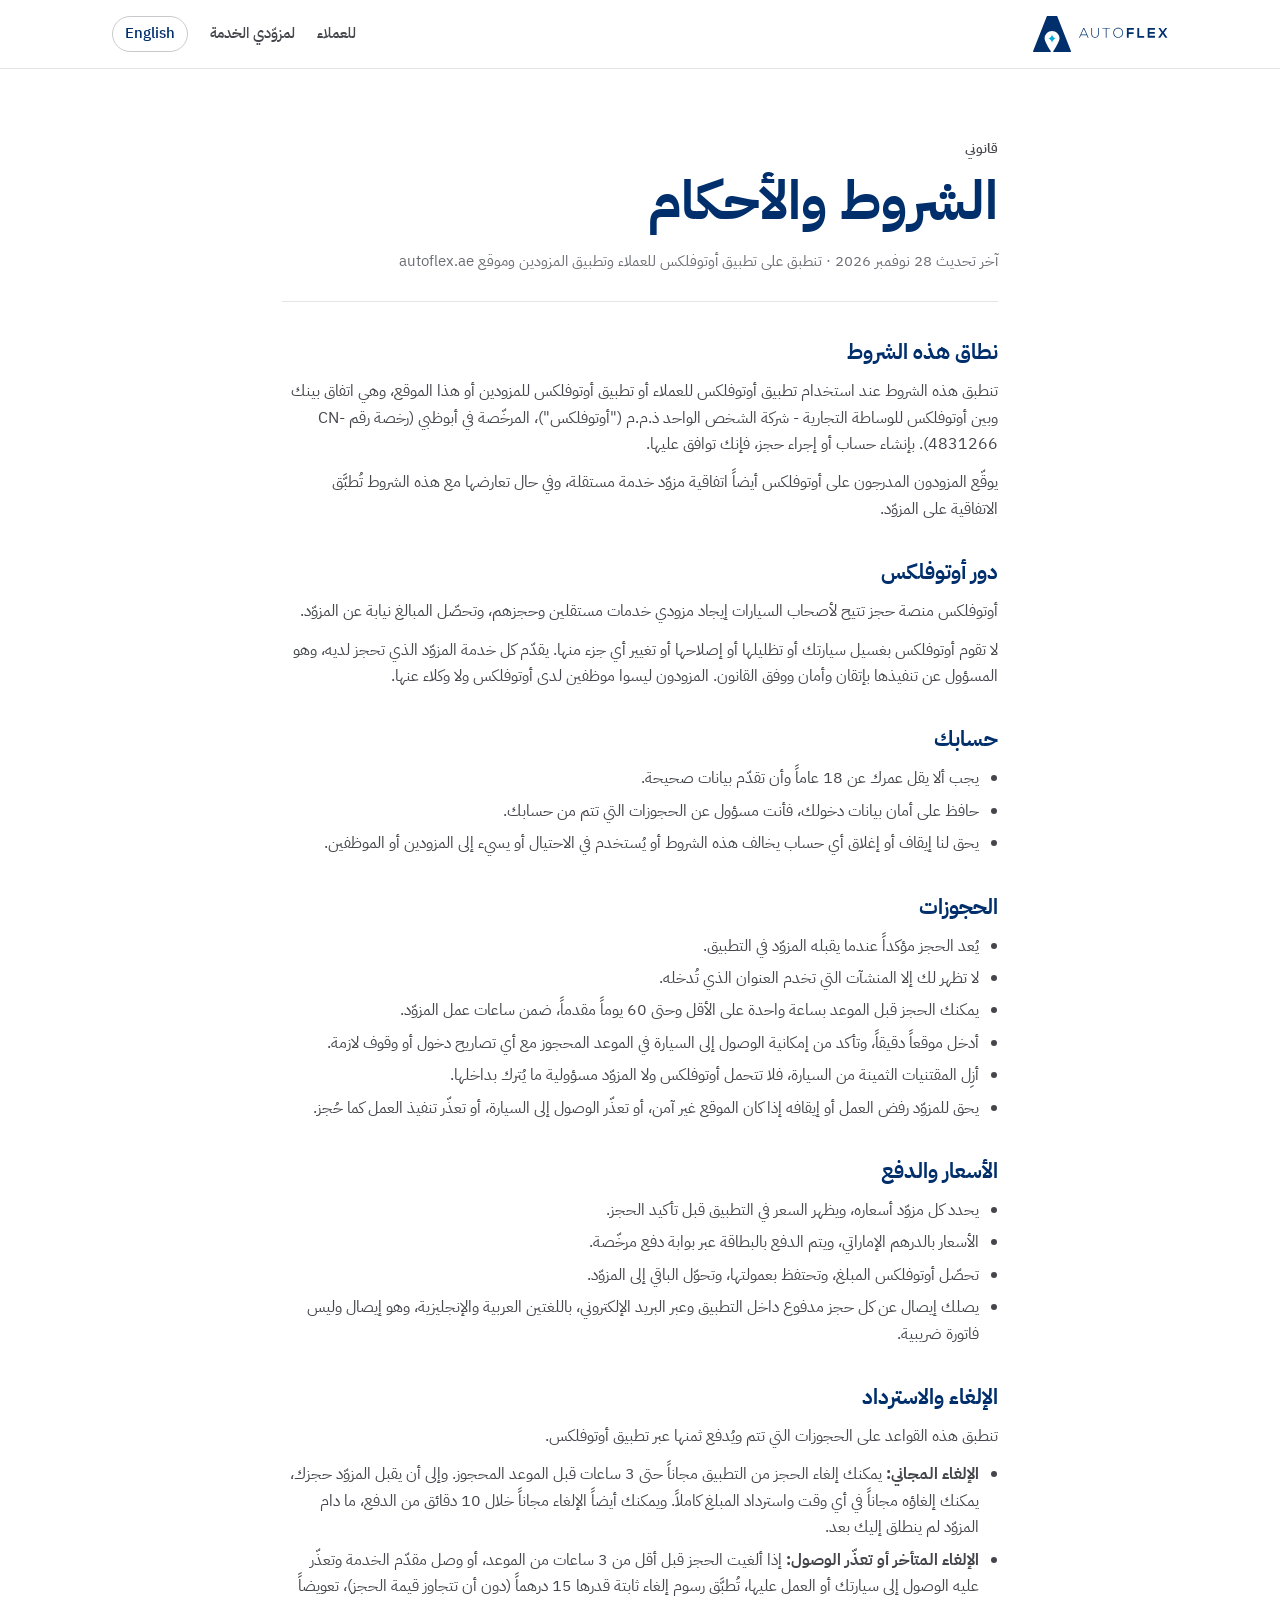
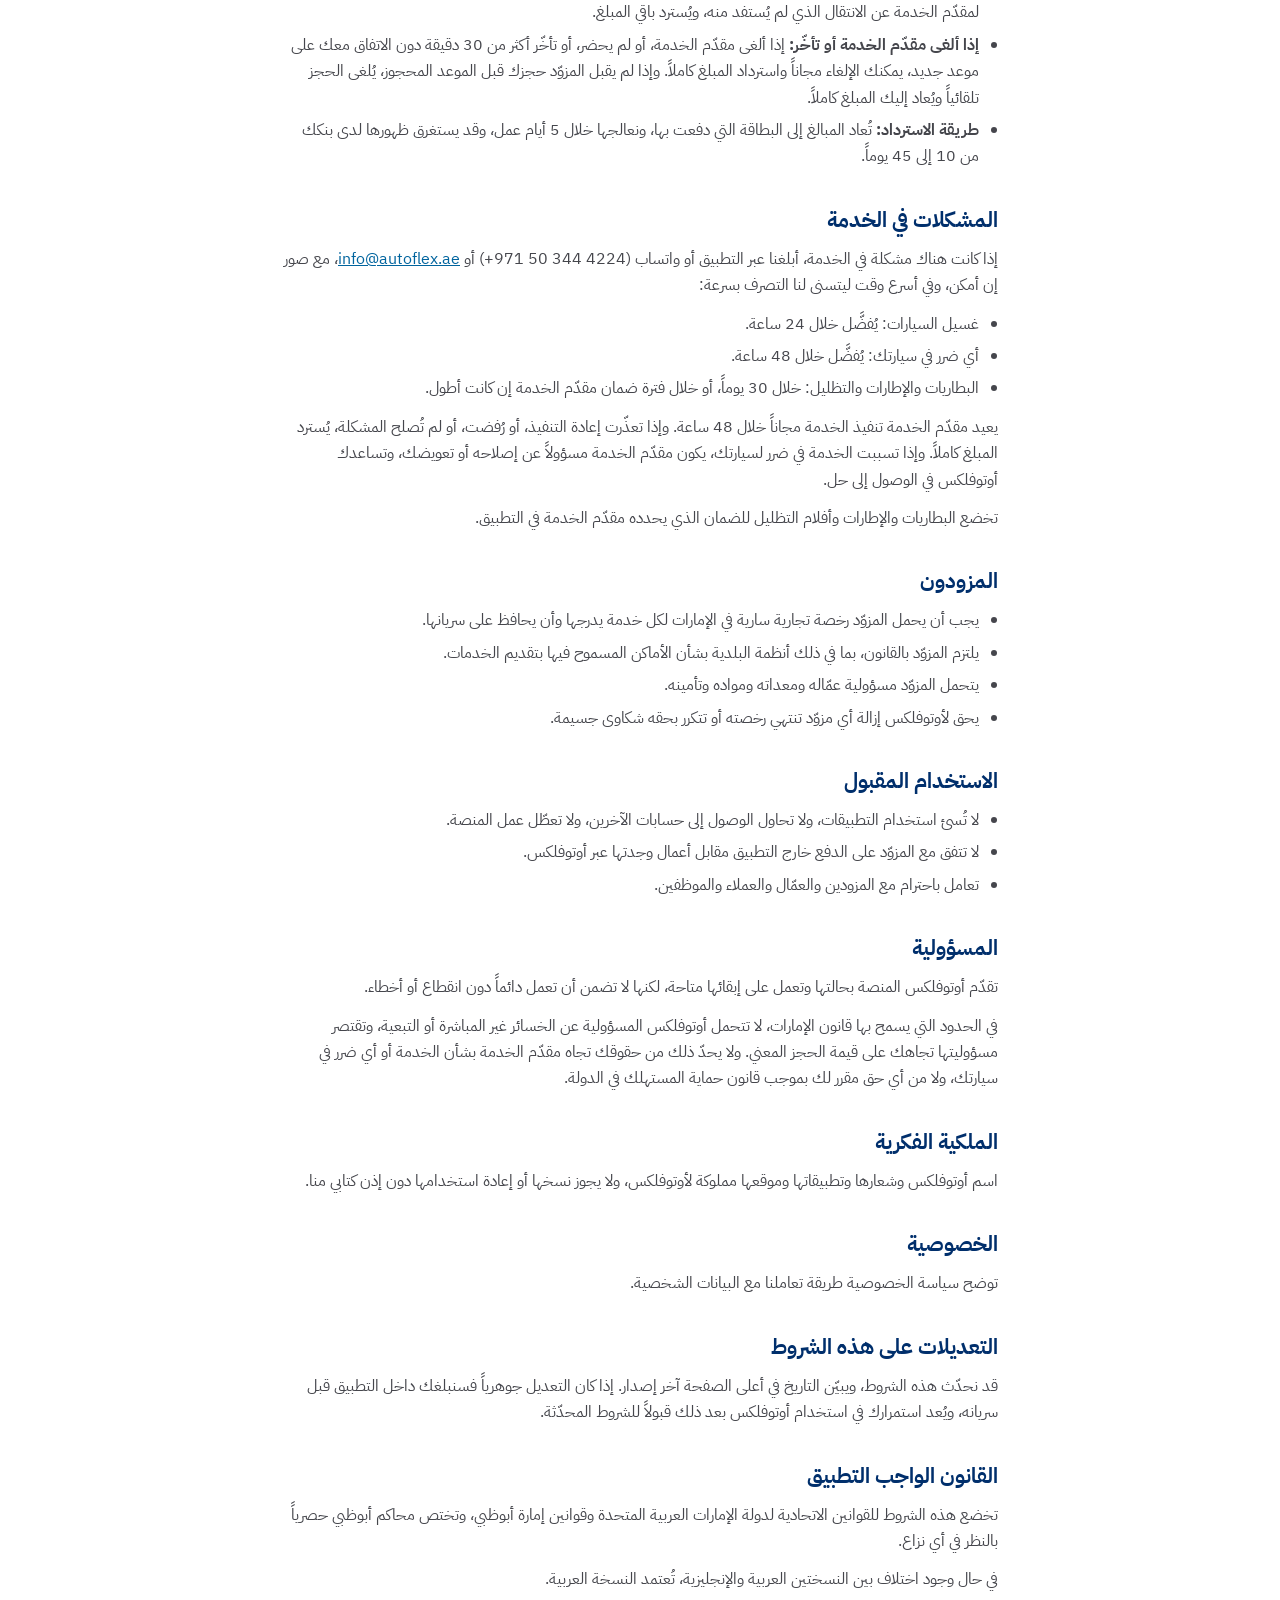
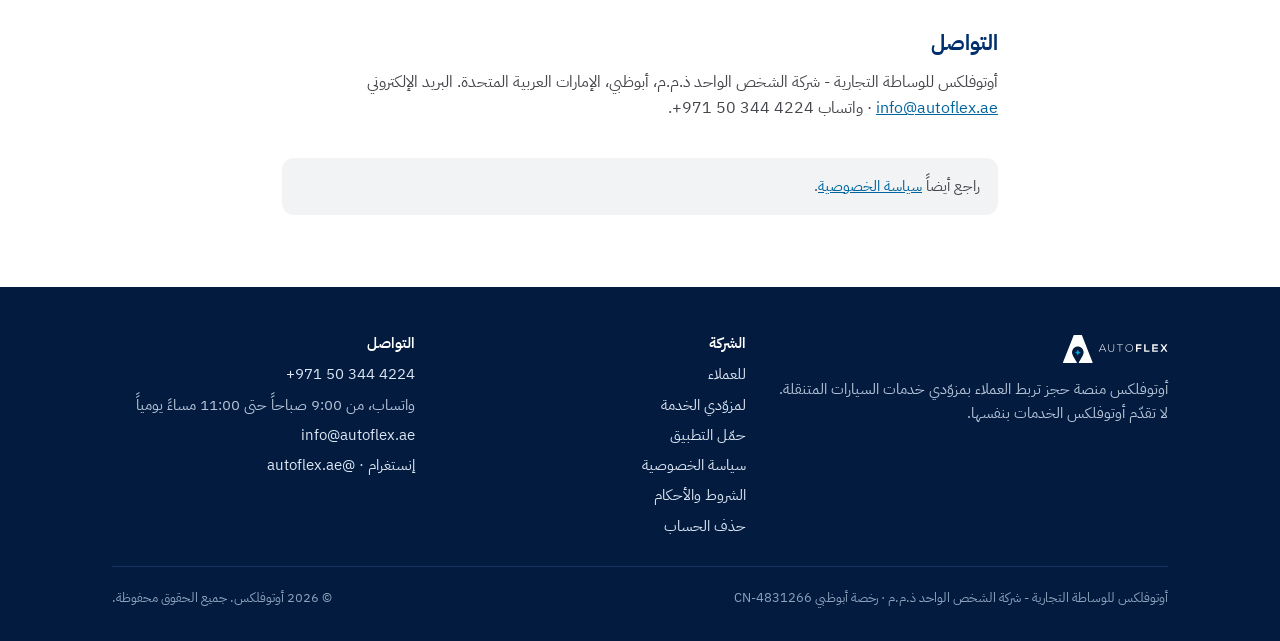
<file: ar/terms-conditions/index.html>
<!doctype html>
<html lang="ar" dir="rtl">
<head>
<meta charset="utf-8">
<meta name="viewport" content="width=device-width, initial-scale=1, viewport-fit=cover">
<title>الشروط والأحكام — أوتوفلكس</title>
<meta name="description" content="الشروط التي تنطبق عند استخدام تطبيقات وموقع أوتوفلكس.">
<link rel="canonical" href="https://www.autoflex.ae/ar/terms-conditions/">
<link rel="alternate" hreflang="en" href="https://www.autoflex.ae/terms-conditions/">
<link rel="alternate" hreflang="ar" href="https://www.autoflex.ae/ar/terms-conditions/">
<meta property="og:title" content="الشروط والأحكام — أوتوفلكس">
<meta property="og:description" content="الشروط التي تنطبق عند استخدام تطبيقات وموقع أوتوفلكس.">
<meta property="og:url" content="https://www.autoflex.ae/ar/terms-conditions/">
<meta property="og:type" content="website">
<meta property="og:site_name" content="Autoflex">
<meta name="theme-color" content="#002F6C">
<link rel="icon" href="../../assets/favicon.svg" type="image/svg+xml">
<script>(function(r){r.classList.add("js");setTimeout(function(){if(!r.classList.contains("rv"))r.classList.remove("js")},2500)})(document.documentElement)</script>
<link rel="preconnect" href="https://fonts.googleapis.com"><link rel="preconnect" href="https://fonts.gstatic.com" crossorigin><link rel="stylesheet" href="https://fonts.googleapis.com/css2?family=IBM+Plex+Sans+Arabic:wght@400;500;600;700&family=Outfit:wght@500;600;700&family=Roboto:wght@400;500;600&display=swap">
<link rel="stylesheet" href="../../assets/site.css">
<script src="../../assets/site.js" defer></script>
</head>
<body>
<header class="site-head">
 <div class="wrap">
  <a class="brand" href="../../ar/"><svg class="logo" role="img" aria-label="Autoflex" viewBox="0 0 374 100" fill="none" xmlns="http://www.w3.org/2000/svg">
<path d="M152.16 60.1899L149.16 53.5399H133.05L130.12 60.1899H127.88L140 33.1899H142.3L154.42 60.1899H152.16ZM148.38 51.61L141.12 35.17L133.86 51.61H148.38Z" fill="var(--logo)"/>
<path d="M182.69 33.16V49.95C182.69 64.08 162 64.12 162 49.95V33.16H164.05V49.95C164.05 61.58 180.65 61.54 180.65 49.95V33.16H182.69Z" fill="var(--logo)"/>
<path d="M202.22 35.05H192.45V33.2H214.07V35.05H204.3V60.1899H202.22V35.05Z" fill="var(--logo)"/>
<path d="M250.3 46.71C250.3 53.82 245.74 60.65 236.67 60.65C227.6 60.65 223.04 53.78 223.04 46.65C223.04 39.52 227.56 32.75 236.67 32.75C245.78 32.75 250.3 39.41 250.3 46.71ZM225.09 46.71C225.09 52.81 228.99 58.76 236.67 58.76C244.35 58.76 248.3 52.77 248.3 46.67C248.3 40.57 244.44 34.67 236.68 34.67C228.92 34.67 225.03 40.3 225.07 46.67L225.09 46.71Z" fill="var(--logo)"/>
<path d="M260.81 60.1899V33.1899H280.23V38.09H265.9V45.46H279.45V50.18H265.9V60.18L260.81 60.1899Z" fill="var(--logo)"/>
<path d="M295.01 33.16V55.47H308.9V60.19H289.9V33.19L295.01 33.16Z" fill="var(--logo)"/>
<path d="M338.81 60.1899H318.58V33.1899H338.81V38.1299H323.64V44.3499H338.3V49.0999H323.64V55.2H338.81V60.1899Z" fill="var(--logo)"/>
<path d="M367.3 33.16H372.9V33.39L363.75 46.52L373.17 60.03V60.19H367.46L360.54 50.03L353.63 60.19H347.92V60.03L357.3 46.52L348.19 33.39V33.16H353.79L360.54 43.24L367.3 33.16Z" fill="var(--logo)"/>
<path d="M104 100H57.9997C57.6811 100.002 57.3681 99.9167 57.0944 99.7538C56.8206 99.5908 56.5966 99.3562 56.4463 99.0753C56.2961 98.7944 56.2254 98.4778 56.2418 98.1597C56.2583 97.8415 56.3613 97.5339 56.5397 97.27C67.3497 81.11 73.5397 68.45 73.5397 62.54C73.6002 59.7933 73.1114 57.0621 72.1021 54.5068C71.0928 51.9516 69.5832 49.6236 67.662 47.6597C65.7408 45.6957 63.4467 44.1353 60.9142 43.0699C58.3818 42.0046 55.6621 41.4558 52.9147 41.4558C50.1673 41.4558 47.4476 42.0046 44.9151 43.0699C42.3827 44.1353 40.0886 45.6957 38.1674 47.6597C36.2462 49.6236 34.7366 51.9516 33.7273 54.5068C32.7179 57.0621 32.2292 59.7933 32.2897 62.54C32.2897 68.47 38.4897 81.13 49.2897 97.27C49.4681 97.5339 49.571 97.8415 49.5875 98.1597C49.6039 98.4778 49.5332 98.7944 49.383 99.0753C49.2328 99.3562 49.0087 99.5908 48.735 99.7538C48.4613 99.9167 48.1482 100.002 47.8297 100H1.75967C1.47328 100.001 1.19109 99.9311 0.938146 99.7968C0.685203 99.6624 0.469331 99.4677 0.309675 99.23C0.14718 98.9945 0.0448939 98.7228 0.01177 98.4386C-0.0213539 98.1545 0.0156926 97.8665 0.119673 97.6L38.1797 1.10999C38.3083 0.782572 38.5327 0.501535 38.8234 0.303528C39.1142 0.105522 39.4579 -0.000246277 39.8097 4.30608e-07H65.9497C66.3015 -0.000246277 66.6452 0.105522 66.9359 0.303528C67.2267 0.501535 67.451 0.782572 67.5797 1.10999L105.63 97.6C105.737 97.8649 105.777 98.152 105.747 98.4361C105.718 98.7203 105.619 98.9928 105.46 99.23C105.297 99.4667 105.079 99.6603 104.824 99.7944C104.57 99.9285 104.287 99.9991 104 100Z" fill="var(--logo)"/>
<path d="M52.9096 75.56C52.9096 73.8478 52.5714 72.1524 51.9143 70.5712C51.2573 68.99 50.2943 67.5543 49.0808 66.3463C47.8673 65.1384 46.4271 64.1821 44.8429 63.5323C43.2588 62.8825 41.5618 62.5521 39.8496 62.56C41.5618 62.5679 43.2588 62.2375 44.8429 61.5877C46.4271 60.9379 47.8673 59.9816 49.0808 58.7737C50.2943 57.5657 51.2573 56.1299 51.9143 54.5488C52.5714 52.9676 52.9096 51.2722 52.9096 49.56C52.9096 51.2672 53.2459 52.9576 53.8992 54.5349C54.5525 56.1121 55.5101 57.5452 56.7172 58.7524C57.9244 59.9595 59.3575 60.9171 60.9347 61.5704C62.512 62.2237 64.2024 62.56 65.9096 62.56C62.4618 62.56 59.1552 63.9296 56.7172 66.3676C54.2793 68.8056 52.9096 72.1122 52.9096 75.56Z" fill="#00A9DF"/>
</svg>
</a>
  <nav class="nav" aria-label="القائمة الرئيسية">
   <a class="hide-sm" href="../../ar/#how-it-works">للعملاء</a>
   <a href="../../ar/providers/"><span class="nav-long">لمزوّدي الخدمة</span><span class="nav-short" data-xs="المزوّدون">مزوّدو الخدمة</span></a>
   <a class="lang" href="../../terms-conditions/" hreflang="en" lang="en">English</a>
  </nav>
 </div>
</header>
<main>
<article class="legal"><div class="wrap"><header><p class="eyebrow">قانوني</p><h1>الشروط والأحكام</h1><p class="meta">آخر تحديث 28 نوفمبر 2026 · تنطبق على تطبيق أوتوفلكس للعملاء وتطبيق المزودين وموقع autoflex.ae</p></header>
<h2>نطاق هذه الشروط</h2>
<p>تنطبق هذه الشروط عند استخدام تطبيق أوتوفلكس للعملاء أو تطبيق أوتوفلكس للمزودين أو هذا الموقع، وهي اتفاق بينك وبين أوتوفلكس للوساطة التجارية - شركة الشخص الواحد ذ.م.م ("أوتوفلكس")، المرخّصة في أبوظبي (رخصة رقم CN-4831266). بإنشاء حساب أو إجراء حجز، فإنك توافق عليها.</p>
<p>يوقّع المزودون المدرجون على أوتوفلكس أيضاً اتفاقية مزوّد خدمة مستقلة، وفي حال تعارضها مع هذه الشروط تُطبَّق الاتفاقية على المزوّد.</p>
<h2>دور أوتوفلكس</h2>
<p>أوتوفلكس منصة حجز تتيح لأصحاب السيارات إيجاد مزودي خدمات مستقلين وحجزهم، وتحصّل المبالغ نيابة عن المزوّد.</p>
<p>لا تقوم أوتوفلكس بغسيل سيارتك أو تظليلها أو إصلاحها أو تغيير أي جزء منها. يقدّم كل خدمة المزوّد الذي تحجز لديه، وهو المسؤول عن تنفيذها بإتقان وأمان ووفق القانون. المزودون ليسوا موظفين لدى أوتوفلكس ولا وكلاء عنها.</p>
<h2>حسابك</h2>
<ul><li>يجب ألا يقل عمرك عن 18 عاماً وأن تقدّم بيانات صحيحة.</li><li>حافظ على أمان بيانات دخولك، فأنت مسؤول عن الحجوزات التي تتم من حسابك.</li><li>يحق لنا إيقاف أو إغلاق أي حساب يخالف هذه الشروط أو يُستخدم في الاحتيال أو يسيء إلى المزودين أو الموظفين.</li></ul>
<h2>الحجوزات</h2>
<ul><li>يُعد الحجز مؤكداً عندما يقبله المزوّد في التطبيق.</li><li>لا تظهر لك إلا المنشآت التي تخدم العنوان الذي تُدخله.</li><li>يمكنك الحجز قبل الموعد بساعة واحدة على الأقل وحتى 60 يوماً مقدماً، ضمن ساعات عمل المزوّد.</li><li>أدخل موقعاً دقيقاً، وتأكد من إمكانية الوصول إلى السيارة في الموعد المحجوز مع أي تصاريح دخول أو وقوف لازمة.</li><li>أزِل المقتنيات الثمينة من السيارة، فلا تتحمل أوتوفلكس ولا المزوّد مسؤولية ما يُترك بداخلها.</li><li>يحق للمزوّد رفض العمل أو إيقافه إذا كان الموقع غير آمن، أو تعذّر الوصول إلى السيارة، أو تعذّر تنفيذ العمل كما حُجز.</li></ul>
<h2>الأسعار والدفع</h2>
<ul><li>يحدد كل مزوّد أسعاره، ويظهر السعر في التطبيق قبل تأكيد الحجز.</li><li>الأسعار بالدرهم الإماراتي، ويتم الدفع بالبطاقة عبر بوابة دفع مرخّصة.</li><li>تحصّل أوتوفلكس المبلغ، وتحتفظ بعمولتها، وتحوّل الباقي إلى المزوّد.</li><li>يصلك إيصال عن كل حجز مدفوع داخل التطبيق وعبر البريد الإلكتروني، باللغتين العربية والإنجليزية، وهو إيصال وليس فاتورة ضريبية.</li></ul>
<h2>الإلغاء والاسترداد</h2>
<p>تنطبق هذه القواعد على الحجوزات التي تتم ويُدفع ثمنها عبر تطبيق أوتوفلكس.</p>
<ul><li><strong>الإلغاء المجاني:</strong> يمكنك إلغاء الحجز من التطبيق مجاناً حتى 3 ساعات قبل الموعد المحجوز. وإلى أن يقبل المزوّد حجزك، يمكنك إلغاؤه مجاناً في أي وقت واسترداد المبلغ كاملاً. ويمكنك أيضاً الإلغاء مجاناً خلال 10 دقائق من الدفع، ما دام المزوّد لم ينطلق إليك بعد.</li><li><strong>الإلغاء المتأخر أو تعذّر الوصول:</strong> إذا ألغيت الحجز قبل أقل من 3 ساعات من الموعد، أو وصل مقدّم الخدمة وتعذّر عليه الوصول إلى سيارتك أو العمل عليها، تُطبَّق رسوم إلغاء ثابتة قدرها 15 درهماً (دون أن تتجاوز قيمة الحجز)، تعويضاً لمقدّم الخدمة عن الانتقال الذي لم يُستفد منه، ويُسترد باقي المبلغ.</li><li><strong>إذا ألغى مقدّم الخدمة أو تأخّر:</strong> إذا ألغى مقدّم الخدمة، أو لم يحضر، أو تأخّر أكثر من 30 دقيقة دون الاتفاق معك على موعد جديد، يمكنك الإلغاء مجاناً واسترداد المبلغ كاملاً. وإذا لم يقبل المزوّد حجزك قبل الموعد المحجوز، يُلغى الحجز تلقائياً ويُعاد إليك المبلغ كاملاً.</li><li><strong>طريقة الاسترداد:</strong> تُعاد المبالغ إلى البطاقة التي دفعت بها، ونعالجها خلال 5 أيام عمل، وقد يستغرق ظهورها لدى بنكك من 10 إلى 45 يوماً.</li></ul>
<h2>المشكلات في الخدمة</h2>
<p>إذا كانت هناك مشكلة في الخدمة، أبلغنا عبر التطبيق أو واتساب (<span class="ltr">+971 50 344 4224</span>) أو <a href="mailto:info@autoflex.ae">info@autoflex.ae</a>، مع صور إن أمكن، وفي أسرع وقت ليتسنى لنا التصرف بسرعة:</p>
<ul><li>غسيل السيارات: يُفضَّل خلال 24 ساعة.</li><li>أي ضرر في سيارتك: يُفضَّل خلال 48 ساعة.</li><li>البطاريات والإطارات والتظليل: خلال 30 يوماً، أو خلال فترة ضمان مقدّم الخدمة إن كانت أطول.</li></ul>
<p>يعيد مقدّم الخدمة تنفيذ الخدمة مجاناً خلال 48 ساعة. وإذا تعذّرت إعادة التنفيذ، أو رُفضت، أو لم تُصلح المشكلة، يُسترد المبلغ كاملاً. وإذا تسببت الخدمة في ضرر لسيارتك، يكون مقدّم الخدمة مسؤولاً عن إصلاحه أو تعويضك، وتساعدك أوتوفلكس في الوصول إلى حل.</p>
<p>تخضع البطاريات والإطارات وأفلام التظليل للضمان الذي يحدده مقدّم الخدمة في التطبيق.</p>
<h2>المزودون</h2>
<ul><li>يجب أن يحمل المزوّد رخصة تجارية سارية في الإمارات لكل خدمة يدرجها وأن يحافظ على سريانها.</li><li>يلتزم المزوّد بالقانون، بما في ذلك أنظمة البلدية بشأن الأماكن المسموح فيها بتقديم الخدمات.</li><li>يتحمل المزوّد مسؤولية عمّاله ومعداته ومواده وتأمينه.</li><li>يحق لأوتوفلكس إزالة أي مزوّد تنتهي رخصته أو تتكرر بحقه شكاوى جسيمة.</li></ul>
<h2>الاستخدام المقبول</h2>
<ul><li>لا تُسئ استخدام التطبيقات، ولا تحاول الوصول إلى حسابات الآخرين، ولا تعطّل عمل المنصة.</li><li>لا تتفق مع المزوّد على الدفع خارج التطبيق مقابل أعمال وجدتها عبر أوتوفلكس.</li><li>تعامل باحترام مع المزودين والعمّال والعملاء والموظفين.</li></ul>
<h2>المسؤولية</h2>
<p>تقدّم أوتوفلكس المنصة بحالتها وتعمل على إبقائها متاحة، لكنها لا تضمن أن تعمل دائماً دون انقطاع أو أخطاء.</p>
<p>في الحدود التي يسمح بها قانون الإمارات، لا تتحمل أوتوفلكس المسؤولية عن الخسائر غير المباشرة أو التبعية، وتقتصر مسؤوليتها تجاهك على قيمة الحجز المعني. ولا يحدّ ذلك من حقوقك تجاه مقدّم الخدمة بشأن الخدمة أو أي ضرر في سيارتك، ولا من أي حق مقرر لك بموجب قانون حماية المستهلك في الدولة.</p>
<h2>الملكية الفكرية</h2>
<p>اسم أوتوفلكس وشعارها وتطبيقاتها وموقعها مملوكة لأوتوفلكس، ولا يجوز نسخها أو إعادة استخدامها دون إذن كتابي منا.</p>
<h2>الخصوصية</h2>
<p>توضح سياسة الخصوصية طريقة تعاملنا مع البيانات الشخصية.</p>
<h2>التعديلات على هذه الشروط</h2>
<p>قد نحدّث هذه الشروط، ويبيّن التاريخ في أعلى الصفحة آخر إصدار. إذا كان التعديل جوهرياً فسنبلغك داخل التطبيق قبل سريانه، ويُعد استمرارك في استخدام أوتوفلكس بعد ذلك قبولاً للشروط المحدّثة.</p>
<h2>القانون الواجب التطبيق</h2>
<p>تخضع هذه الشروط للقوانين الاتحادية لدولة الإمارات العربية المتحدة وقوانين إمارة أبوظبي، وتختص محاكم أبوظبي حصرياً بالنظر في أي نزاع.</p>
<p>في حال وجود اختلاف بين النسختين العربية والإنجليزية، تُعتمد النسخة العربية.</p>
<h2>التواصل</h2>
<p>أوتوفلكس للوساطة التجارية - شركة الشخص الواحد ذ.م.م، أبوظبي، الإمارات العربية المتحدة. البريد الإلكتروني <a href="mailto:info@autoflex.ae">info@autoflex.ae</a> · واتساب <span class="ltr">+971 50 344 4224</span>.</p>
<p class="note" style="margin-top:36px">راجع أيضاً <a href="../../ar/privacy-policy/">سياسة الخصوصية</a>.</p>
</div></article>
</main>
<footer class="site-foot">
 <div class="wrap">
  <div class="foot-top">
   <div style="display:grid;gap:14px;align-content:start">
    <svg class="logo" role="img" aria-label="Autoflex" viewBox="0 0 374 100" fill="none" xmlns="http://www.w3.org/2000/svg">
<path d="M152.16 60.1899L149.16 53.5399H133.05L130.12 60.1899H127.88L140 33.1899H142.3L154.42 60.1899H152.16ZM148.38 51.61L141.12 35.17L133.86 51.61H148.38Z" fill="#FFFFFF"/>
<path d="M182.69 33.16V49.95C182.69 64.08 162 64.12 162 49.95V33.16H164.05V49.95C164.05 61.58 180.65 61.54 180.65 49.95V33.16H182.69Z" fill="#FFFFFF"/>
<path d="M202.22 35.05H192.45V33.2H214.07V35.05H204.3V60.1899H202.22V35.05Z" fill="#FFFFFF"/>
<path d="M250.3 46.71C250.3 53.82 245.74 60.65 236.67 60.65C227.6 60.65 223.04 53.78 223.04 46.65C223.04 39.52 227.56 32.75 236.67 32.75C245.78 32.75 250.3 39.41 250.3 46.71ZM225.09 46.71C225.09 52.81 228.99 58.76 236.67 58.76C244.35 58.76 248.3 52.77 248.3 46.67C248.3 40.57 244.44 34.67 236.68 34.67C228.92 34.67 225.03 40.3 225.07 46.67L225.09 46.71Z" fill="#FFFFFF"/>
<path d="M260.81 60.1899V33.1899H280.23V38.09H265.9V45.46H279.45V50.18H265.9V60.18L260.81 60.1899Z" fill="#FFFFFF"/>
<path d="M295.01 33.16V55.47H308.9V60.19H289.9V33.19L295.01 33.16Z" fill="#FFFFFF"/>
<path d="M338.81 60.1899H318.58V33.1899H338.81V38.1299H323.64V44.3499H338.3V49.0999H323.64V55.2H338.81V60.1899Z" fill="#FFFFFF"/>
<path d="M367.3 33.16H372.9V33.39L363.75 46.52L373.17 60.03V60.19H367.46L360.54 50.03L353.63 60.19H347.92V60.03L357.3 46.52L348.19 33.39V33.16H353.79L360.54 43.24L367.3 33.16Z" fill="#FFFFFF"/>
<path d="M104 100H57.9997C57.6811 100.002 57.3681 99.9167 57.0944 99.7538C56.8206 99.5908 56.5966 99.3562 56.4463 99.0753C56.2961 98.7944 56.2254 98.4778 56.2418 98.1597C56.2583 97.8415 56.3613 97.5339 56.5397 97.27C67.3497 81.11 73.5397 68.45 73.5397 62.54C73.6002 59.7933 73.1114 57.0621 72.1021 54.5068C71.0928 51.9516 69.5832 49.6236 67.662 47.6597C65.7408 45.6957 63.4467 44.1353 60.9142 43.0699C58.3818 42.0046 55.6621 41.4558 52.9147 41.4558C50.1673 41.4558 47.4476 42.0046 44.9151 43.0699C42.3827 44.1353 40.0886 45.6957 38.1674 47.6597C36.2462 49.6236 34.7366 51.9516 33.7273 54.5068C32.7179 57.0621 32.2292 59.7933 32.2897 62.54C32.2897 68.47 38.4897 81.13 49.2897 97.27C49.4681 97.5339 49.571 97.8415 49.5875 98.1597C49.6039 98.4778 49.5332 98.7944 49.383 99.0753C49.2328 99.3562 49.0087 99.5908 48.735 99.7538C48.4613 99.9167 48.1482 100.002 47.8297 100H1.75967C1.47328 100.001 1.19109 99.9311 0.938146 99.7968C0.685203 99.6624 0.469331 99.4677 0.309675 99.23C0.14718 98.9945 0.0448939 98.7228 0.01177 98.4386C-0.0213539 98.1545 0.0156926 97.8665 0.119673 97.6L38.1797 1.10999C38.3083 0.782572 38.5327 0.501535 38.8234 0.303528C39.1142 0.105522 39.4579 -0.000246277 39.8097 4.30608e-07H65.9497C66.3015 -0.000246277 66.6452 0.105522 66.9359 0.303528C67.2267 0.501535 67.451 0.782572 67.5797 1.10999L105.63 97.6C105.737 97.8649 105.777 98.152 105.747 98.4361C105.718 98.7203 105.619 98.9928 105.46 99.23C105.297 99.4667 105.079 99.6603 104.824 99.7944C104.57 99.9285 104.287 99.9991 104 100Z" fill="#FFFFFF"/>
<path d="M52.9096 75.56C52.9096 73.8478 52.5714 72.1524 51.9143 70.5712C51.2573 68.99 50.2943 67.5543 49.0808 66.3463C47.8673 65.1384 46.4271 64.1821 44.8429 63.5323C43.2588 62.8825 41.5618 62.5521 39.8496 62.56C41.5618 62.5679 43.2588 62.2375 44.8429 61.5877C46.4271 60.9379 47.8673 59.9816 49.0808 58.7737C50.2943 57.5657 51.2573 56.1299 51.9143 54.5488C52.5714 52.9676 52.9096 51.2722 52.9096 49.56C52.9096 51.2672 53.2459 52.9576 53.8992 54.5349C54.5525 56.1121 55.5101 57.5452 56.7172 58.7524C57.9244 59.9595 59.3575 60.9171 60.9347 61.5704C62.512 62.2237 64.2024 62.56 65.9096 62.56C62.4618 62.56 59.1552 63.9296 56.7172 66.3676C54.2793 68.8056 52.9096 72.1122 52.9096 75.56Z" fill="#00A9DF"/>
</svg>

    <p>أوتوفلكس منصة حجز تربط العملاء بمزوّدي خدمات السيارات المتنقلة. لا تقدّم أوتوفلكس الخدمات بنفسها.</p>
   </div>
   <div>
    <h3>الشركة</h3>
    <ul>
     <li><a href="../../ar/">للعملاء</a></li>
     <li><a href="../../ar/providers/">لمزوّدي الخدمة</a></li>
     <li><a href="../../ar/#get-the-app">حمّل التطبيق</a></li>
     <li><a href="../../ar/privacy-policy/">سياسة الخصوصية</a></li>
     <li><a href="../../ar/terms-conditions/">الشروط والأحكام</a></li>
     <li><a href="../../ar/delete-account/">حذف الحساب</a></li>
    </ul>
   </div>
   <div>
    <h3>التواصل</h3>
    <ul>
     <li><a href="https://wa.me/971503444224?text=%D9%85%D8%B1%D8%AD%D8%A8%D8%A7%D9%8B%20%D8%A3%D9%88%D8%AA%D9%88%D9%81%D9%84%D9%83%D8%B3" rel="noopener"><span class="ltr">+971 50 344 4224</span></a></li>
     <li>واتساب، من 9:00 صباحاً حتى 11:00 مساءً يومياً</li>
     <li><a href="mailto:info@autoflex.ae">info@autoflex.ae</a></li>
     <li><a href="https://www.instagram.com/autoflex.ae" rel="noopener">إنستغرام · @autoflex.ae</a></li>
    </ul>
   </div>
  </div>
  <div class="foot-legal"><span>أوتوفلكس للوساطة التجارية - شركة الشخص الواحد ذ.م.م · رخصة أبوظبي CN-4831266</span><span>© 2026 أوتوفلكس. جميع الحقوق محفوظة.</span></div>
 </div>
</footer>
</body>
</html>
</file>
<file: assets/site.css>
/* Autoflex — customer-facing palette (Navy + Cyan). Tokens first, components below. */
:root{
  --navy:#002F6C; --cyan:#00A9DF;
  --ground:#FFFFFF; --band:#F2F3F4; --surface:#FFFFFF;
  --ink:#1E2433; --ink-2:#45464C; --muted:#6B6D73; --line:#E3E4E5;
  --heading:#002F6C; --logo:#002F6C; --link:#00649E;
  --btn-bg:#002F6C; --btn-ink:#FFFFFF; --btn2-bg:transparent; --btn2-ink:#002F6C; --btn2-line:#C8C9CC;
  --wa:#1C8C4E; --wa-ink:#FFFFFF;
  --hero-bg:#EEF4FA; --ticket:#FFFFFF; --ticket-line:#D5DEE9; --ok:#1C7A46; --ok-bg:#E4F4EA;
  --shadow:0 1px 2px rgba(0,47,108,.06),0 12px 32px -12px rgba(0,47,108,.22);
  --display:"Outfit","Avenir Next","Segoe UI",system-ui,sans-serif;
  --body:"Roboto","Segoe UI",system-ui,-apple-system,sans-serif;
  --radius:14px;
  color-scheme:light;
}
@media (prefers-color-scheme:dark){
  :root:not([data-theme="light"]){
    --ground:#08111F; --band:#0D1A2E; --surface:#101F36;
    --ink:#E8ECF2; --ink-2:#C3CAD6; --muted:#8E99AB; --line:#1F3150;
    --heading:#FFFFFF; --logo:#FFFFFF; --link:#5FCBF0;
    --btn-bg:#00A9DF; --btn-ink:#04162E; --btn2-ink:#FFFFFF; --btn2-line:#34496B;
    --wa:#25A15D; --hero-bg:#0B1830; --ticket:#101F36; --ticket-line:#24395C; --ok:#6FD39A; --ok-bg:#12322A;
    --shadow:0 12px 32px -12px rgba(0,0,0,.6);
    color-scheme:dark;
  }
}
:root[data-theme="dark"]{
  --ground:#08111F; --band:#0D1A2E; --surface:#101F36;
  --ink:#E8ECF2; --ink-2:#C3CAD6; --muted:#8E99AB; --line:#1F3150;
  --heading:#FFFFFF; --logo:#FFFFFF; --link:#5FCBF0;
  --btn-bg:#00A9DF; --btn-ink:#04162E; --btn2-ink:#FFFFFF; --btn2-line:#34496B;
  --wa:#25A15D; --hero-bg:#0B1830; --ticket:#101F36; --ticket-line:#24395C; --ok:#6FD39A; --ok-bg:#12322A;
  --shadow:0 12px 32px -12px rgba(0,0,0,.6);
  color-scheme:dark;
}
html[lang="ar"]{
  --display:"IBM Plex Sans Arabic","Geeza Pro","Segoe UI",Tahoma,sans-serif;
  --body:"IBM Plex Sans Arabic","Geeza Pro","Segoe UI",Tahoma,sans-serif;
}

*{box-sizing:border-box}
html{-webkit-text-size-adjust:100%}
body{margin:0;background:var(--ground);color:var(--ink);font:400 1rem/1.65 var(--body)}
img,svg{max-width:100%}
a{color:var(--link)}
a:focus-visible,button:focus-visible,summary:focus-visible{outline:3px solid var(--cyan);outline-offset:3px;border-radius:6px}
.wrap{max-width:1120px;margin-inline:auto;padding-inline:clamp(16px,4vw,32px)}
h1,h2,h3{font-family:var(--display);color:var(--heading);line-height:1.15;text-wrap:balance;margin:0}
h1{font-size:clamp(2.1rem,5vw,3.4rem);font-weight:700;letter-spacing:-.02em}
h2{font-size:clamp(1.6rem,3vw,2.2rem);font-weight:650;letter-spacing:-.01em}
h3{font-size:1.15rem;font-weight:600}
html[lang="ar"] h1,html[lang="ar"] h2{letter-spacing:0;line-height:1.35}
p{margin:0}
.eyebrow{font:600 .78rem/1 var(--body);text-transform:uppercase;letter-spacing:.12em;color:var(--link)}
html[lang="ar"] .eyebrow{letter-spacing:0;font-size:.9rem}
.lede{font-size:1.15rem;color:var(--ink-2);max-width:36em}

/* Header */
.site-head{position:sticky;top:env(safe-area-inset-top,0px);z-index:10;background:color-mix(in srgb,var(--ground) 88%,transparent);backdrop-filter:blur(10px);border-bottom:1px solid var(--line)}
.site-head .wrap{display:flex;align-items:center;gap:20px;min-height:68px}
.brand{display:inline-flex;align-items:center}
.brand svg{height:36px;width:auto;display:block}
.nav{display:flex;align-items:center;gap:22px;margin-inline-start:auto}
.nav a{color:var(--ink-2);text-decoration:none;font-weight:500;font-size:.95rem}
.nav a:hover,.nav a[aria-current="page"]{color:var(--heading)}
.nav .lang{border:1px solid var(--btn2-line);border-radius:999px;padding:4px 12px;color:var(--heading)}
.nav .hide-sm{display:inline}
.nav .nav-short{display:none}
@media (max-width:640px){.nav{gap:14px}.nav .hide-sm{display:none}}
.nav a{white-space:nowrap}
@media (max-width:420px){.nav{gap:12px}.nav a{font-size:.9rem}.brand svg{height:30px}.nav .nav-long{display:none}.nav .nav-short{display:inline}}
@media (max-width:350px){.nav .nav-short{font-size:0}.nav .nav-short::after{content:attr(data-xs);font-size:.9rem}}

/* Buttons */
.btn{display:inline-flex;align-items:center;gap:10px;padding:13px 22px;border-radius:999px;font:600 1rem/1 var(--body);text-decoration:none;border:1.5px solid transparent;transition:transform .15s ease,background-color .15s ease}
.btn:hover{transform:translateY(-1px)}
.btn-primary{background:var(--btn-bg);color:var(--btn-ink)}
.btn-ghost{background:var(--btn2-bg);color:var(--btn2-ink);border-color:var(--btn2-line)}
.btn-wa{background:var(--wa);color:var(--wa-ink)}
.btn svg{width:20px;height:20px;flex:none}
.btn-row{display:flex;flex-wrap:wrap;gap:12px}

/* Hero */
.hero{background:var(--hero-bg);border-bottom:1px solid var(--line)}
.hero .wrap{display:grid;grid-template-columns:1.15fr .85fr;gap:56px;align-items:center;padding-block:clamp(48px,8vw,96px)}
.hero-copy{display:grid;gap:22px}
@media (max-width:860px){.hero .wrap{grid-template-columns:1fr;gap:40px}}

/* Booking ticket — the one signature object */
.ticket{background:var(--ticket);border:1px solid var(--ticket-line);border-radius:18px;box-shadow:var(--shadow);max-width:400px;justify-self:center;width:100%;position:relative}
.ticket-top{padding:22px 24px 18px;display:grid;gap:6px}
.ticket-tag{font:500 .75rem/1 var(--body);color:var(--muted);text-transform:uppercase;letter-spacing:.1em}
html[lang="ar"] .ticket-tag{letter-spacing:0}
.ticket-svc{font:600 1.35rem/1.2 var(--display);color:var(--heading)}
.ticket-perf{border:0;border-top:2px dashed var(--ticket-line);margin:0 18px;position:relative}
.ticket-perf::before,.ticket-perf::after{content:"";position:absolute;top:-12px;width:22px;height:22px;border-radius:50%;background:var(--hero-bg);border:1px solid var(--ticket-line)}
.ticket-perf::before{inset-inline-start:-30px}
.ticket-perf::after{inset-inline-end:-30px}
.ticket dl{margin:0;padding:16px 24px 22px;display:grid;grid-template-columns:auto 1fr;gap:10px 18px;font-size:.93rem}
.ticket dt{color:var(--muted)}
.ticket dd{margin:0;color:var(--ink);font-weight:500;text-align:end;font-variant-numeric:tabular-nums}
.verified{justify-self:start;display:inline-flex;align-items:center;gap:6px;background:var(--ok-bg);color:var(--ok);border-radius:999px;padding:3px 10px;font-size:.82rem;font-weight:600}
.verified svg{width:14px;height:14px}

/* Sections */
.section{padding-block:clamp(56px,8vw,96px)}
.section.band{background:var(--band)}
.section-head{display:grid;gap:12px;margin-block-end:40px;max-width:44em}

.services{display:grid;grid-template-columns:repeat(4,1fr);gap:16px}
@media (max-width:900px){.services{grid-template-columns:repeat(2,1fr)}}
@media (max-width:420px){.services{grid-template-columns:1fr}}
.service{background:var(--surface);border:1px solid var(--line);border-radius:var(--radius);padding:24px;display:grid;gap:10px;align-content:start}
.service,.fee{transition:transform .25s ease,box-shadow .25s ease,border-color .25s ease}
.service:hover,.fee:hover{transform:translateY(-3px);box-shadow:var(--shadow);border-color:var(--ticket-line)}
.service .ico{width:44px;height:44px;border-radius:12px;display:grid;place-items:center;background:var(--hero-bg);color:var(--cyan)}
.service .ico svg{width:26px;height:26px}
.service p{color:var(--ink-2);font-size:.95rem}

.steps{list-style:none;margin:0;padding:0;display:grid;grid-template-columns:repeat(4,1fr);gap:28px;counter-reset:step}
@media (max-width:900px){.steps{grid-template-columns:repeat(2,1fr)}}
@media (max-width:520px){.steps{grid-template-columns:1fr}}
.steps li{counter-increment:step;display:grid;gap:8px;padding-block-start:18px;border-top:2px solid var(--line)}
.steps li::before{content:counter(step);font:700 2rem/1 var(--display);color:var(--cyan)}
.steps p{color:var(--ink-2);font-size:.95rem}

.split{display:grid;grid-template-columns:1fr 1fr;gap:48px;align-items:start}
@media (max-width:860px){.split{grid-template-columns:1fr;gap:28px}}
.checks{list-style:none;margin:0;padding:0;display:grid;gap:14px}
.checks li{display:grid;grid-template-columns:24px 1fr;gap:12px;align-items:start}
.checks svg{width:22px;height:22px;color:var(--cyan);margin-top:2px}
.checks strong{display:block;color:var(--heading);font-weight:600}
.checks span{color:var(--ink-2);font-size:.95rem}

.callout{background:var(--navy);color:#fff;border-radius:22px;padding:clamp(28px,5vw,52px);display:grid;grid-template-columns:1.4fr auto;gap:28px;align-items:center}
.callout h2{color:#fff}
.callout p{color:#C9D6E8;margin-top:10px;max-width:40em}
.callout .btn-primary{background:var(--cyan);color:#04162E}
@media (max-width:760px){.callout{grid-template-columns:1fr}}

.stores{display:flex;flex-wrap:wrap;gap:12px}
.store{display:inline-flex;align-items:center;gap:12px;padding:10px 18px;border-radius:12px;background:var(--surface);border:1px solid var(--line);color:var(--heading);text-decoration:none;min-width:190px}
.store svg{width:26px;height:26px;flex:none}
.store small{display:block;font-size:.72rem;color:var(--muted);line-height:1.2}
.store b{display:block;font:600 1.05rem/1.2 var(--display)}

.fees{display:grid;grid-template-columns:repeat(3,1fr);gap:16px}
@media (max-width:760px){.fees{grid-template-columns:1fr}}
.fee{background:var(--surface);border:1px solid var(--line);border-radius:var(--radius);padding:24px;display:grid;gap:6px}
.fee .big{font:700 2.4rem/1 var(--display);color:var(--heading);font-variant-numeric:tabular-nums}
.fee p{color:var(--ink-2);font-size:.95rem}

.faq{display:grid;gap:10px;max-width:760px}
.faq details{background:var(--surface);border:1px solid var(--line);border-radius:12px;padding:0 20px}
.faq summary{cursor:pointer;padding:16px 0;font-weight:600;color:var(--heading);list-style:none;display:flex;justify-content:space-between;gap:16px}
.faq summary::-webkit-details-marker{display:none}
.faq summary::after{content:"+";font-size:1.3rem;line-height:1;color:var(--cyan)}
.faq details[open] summary::after{content:"–"}
.faq details p{padding-block-end:16px;color:var(--ink-2)}

/* Legal pages */
.legal{padding-block:clamp(40px,6vw,72px)}
.legal .wrap{max-width:780px}
.legal header{display:grid;gap:10px;padding-block-end:28px;border-bottom:1px solid var(--line);margin-block-end:28px}
.legal .meta{color:var(--muted);font-size:.92rem}
.legal h2{font-size:1.3rem;margin-block:36px 12px}
.legal p,.legal li{color:var(--ink-2)}
.legal p+p{margin-top:12px}
.legal ul{padding-inline-start:1.2em;display:grid;gap:6px;margin:12px 0}
.legal .note{background:var(--band);border-radius:12px;padding:16px 18px;font-size:.95rem}

/* Footer */
.site-foot{background:#021B3F;color:#B7C4D8;padding-block:48px 32px;font-size:.92rem}
.site-foot .wrap{display:grid;gap:28px}
.foot-top{display:grid;grid-template-columns:1.3fr 1fr 1fr;gap:28px}
@media (max-width:760px){.foot-top{grid-template-columns:1fr}}
.site-foot svg.logo{height:28px;width:auto}
.site-foot h3{color:#fff;font-size:.95rem;margin-block-end:10px}
.site-foot ul{list-style:none;margin:0;padding:0;display:grid;gap:6px}
.site-foot a{color:#DCE6F3;text-decoration:none}
.site-foot a:hover{text-decoration:underline}
.foot-legal{border-top:1px solid #16345F;padding-top:20px;display:flex;flex-wrap:wrap;justify-content:space-between;gap:10px;color:#8FA2BE;font-size:.84rem}
.ltr{direction:ltr;unicode-bidi:isolate;display:inline-block}

/* Provider app card (providers hero) */
.jobs{list-style:none;margin:0;padding:14px 24px 22px;display:grid;gap:14px}
.jobs li{display:grid;grid-template-columns:auto 1fr auto;gap:14px;align-items:center}
.job-time{font:600 .9rem/1 var(--body);color:var(--muted);font-variant-numeric:tabular-nums}
.job-main{display:grid;gap:2px;min-width:0}
.job-main b{font-weight:600;color:var(--ink);font-size:.95rem}
.job-main small{color:var(--muted);font-size:.82rem}
.pill{display:inline-flex;align-items:center;gap:6px;border-radius:999px;padding:4px 10px;font-size:.78rem;font-weight:600;white-space:nowrap}
.pill-done{background:var(--ok-bg);color:var(--ok)}
.pill-go{background:color-mix(in srgb,var(--cyan) 14%,transparent);color:var(--link)}
.pill-go::before{content:"";width:7px;height:7px;border-radius:50%;background:var(--cyan);animation:blink 1.6s ease-in-out infinite}
.pill-todo{border:1px dashed var(--btn2-line);color:var(--muted)}
@keyframes blink{50%{opacity:.25}}

/* Booking tracker (home). Static = every stage complete; site.js adds .live and steps through it. */
.tracker{list-style:none;margin:0;padding:0;display:grid;grid-template-columns:repeat(4,1fr);gap:20px}
.stage{position:relative;display:grid;gap:6px;justify-items:center;align-content:start;text-align:center}
.stage .dot{width:44px;height:44px;border-radius:50%;display:grid;place-items:center;background:var(--cyan);color:#fff;border:2px solid var(--cyan);position:relative;z-index:1;margin-block-end:8px;transition:background-color .35s ease,border-color .35s ease,color .35s ease,transform .35s ease}
.stage .dot svg{width:22px;height:22px}
.stage p{color:var(--ink-2);font-size:.95rem;max-width:16em}
.stage:not(:last-child)::after{content:"";position:absolute;top:21px;inset-inline-start:calc(50% + 30px);inline-size:calc(100% - 40px);block-size:3px;border-radius:3px;background:linear-gradient(var(--cyan),var(--cyan)) no-repeat 0 0/100% 100%,var(--line);transition:background-size .6s ease}
[dir="rtl"] .stage:not(:last-child)::after{background-position:100% 0}
.tracker.live .stage:not(.done)::after{background-size:0% 100%}
.tracker.live .stage:not(.done):not(.current) .dot{background:var(--surface);color:var(--muted);border-color:var(--line)}
.tracker.live .stage:not(.done):not(.current) h3{color:var(--muted)}
.tracker.live .stage.current .dot{transform:scale(1.08);animation:ping 1.4s ease-out infinite}
.tracker.live.complete .stage.current .dot{animation:none}
.tracker.reset *,.tracker.reset *::after{transition:none!important}
@keyframes ping{0%{box-shadow:0 0 0 0 rgba(0,169,223,.45)}100%{box-shadow:0 0 0 14px rgba(0,169,223,0)}}
@media (max-width:640px){
  .tracker{grid-template-columns:1fr;gap:0}
  .stage{grid-template-columns:44px 1fr;column-gap:16px;justify-items:start;text-align:start;padding-block-end:24px}
  .stage .dot{grid-row:span 2;margin:0}
  .stage h3{margin-top:10px}
  .stage:not(:last-child)::after{top:52px;bottom:6px;inset-inline-start:20.5px;inline-size:3px;block-size:auto;background-position:0 0}
  .tracker.live .stage:not(.done)::after{background-size:100% 0%}
}
.perks{list-style:none;margin:44px 0 0;padding:0;display:flex;flex-wrap:wrap;justify-content:center;gap:12px 32px}
.perks li{display:inline-flex;align-items:center;gap:10px;color:var(--ink-2);font-weight:500}
.perks svg{width:20px;height:20px;color:var(--cyan);flex:none}
@media (max-width:640px){.perks{justify-content:flex-start;flex-direction:column;margin-top:24px}}

/* Reveal on scroll — hidden only while site.js is running (html.js + .rv); visible otherwise */
.js .hero-copy,.js .hero .ticket,.js main .section > .wrap > *{opacity:0;transform:translateY(14px);transition:opacity .7s cubic-bezier(.2,.7,.2,1),transform .7s cubic-bezier(.2,.7,.2,1)}
.js .hero .ticket{transition-delay:.12s}
html.js .rv-in{opacity:1!important;transform:none!important}

@media (prefers-reduced-motion:reduce){
  *,*::before,*::after{transition:none!important;animation:none!important;scroll-behavior:auto!important}
  .js .hero-copy,.js .hero .ticket,.js main .section > .wrap > *{opacity:1;transform:none}
}
</file>
